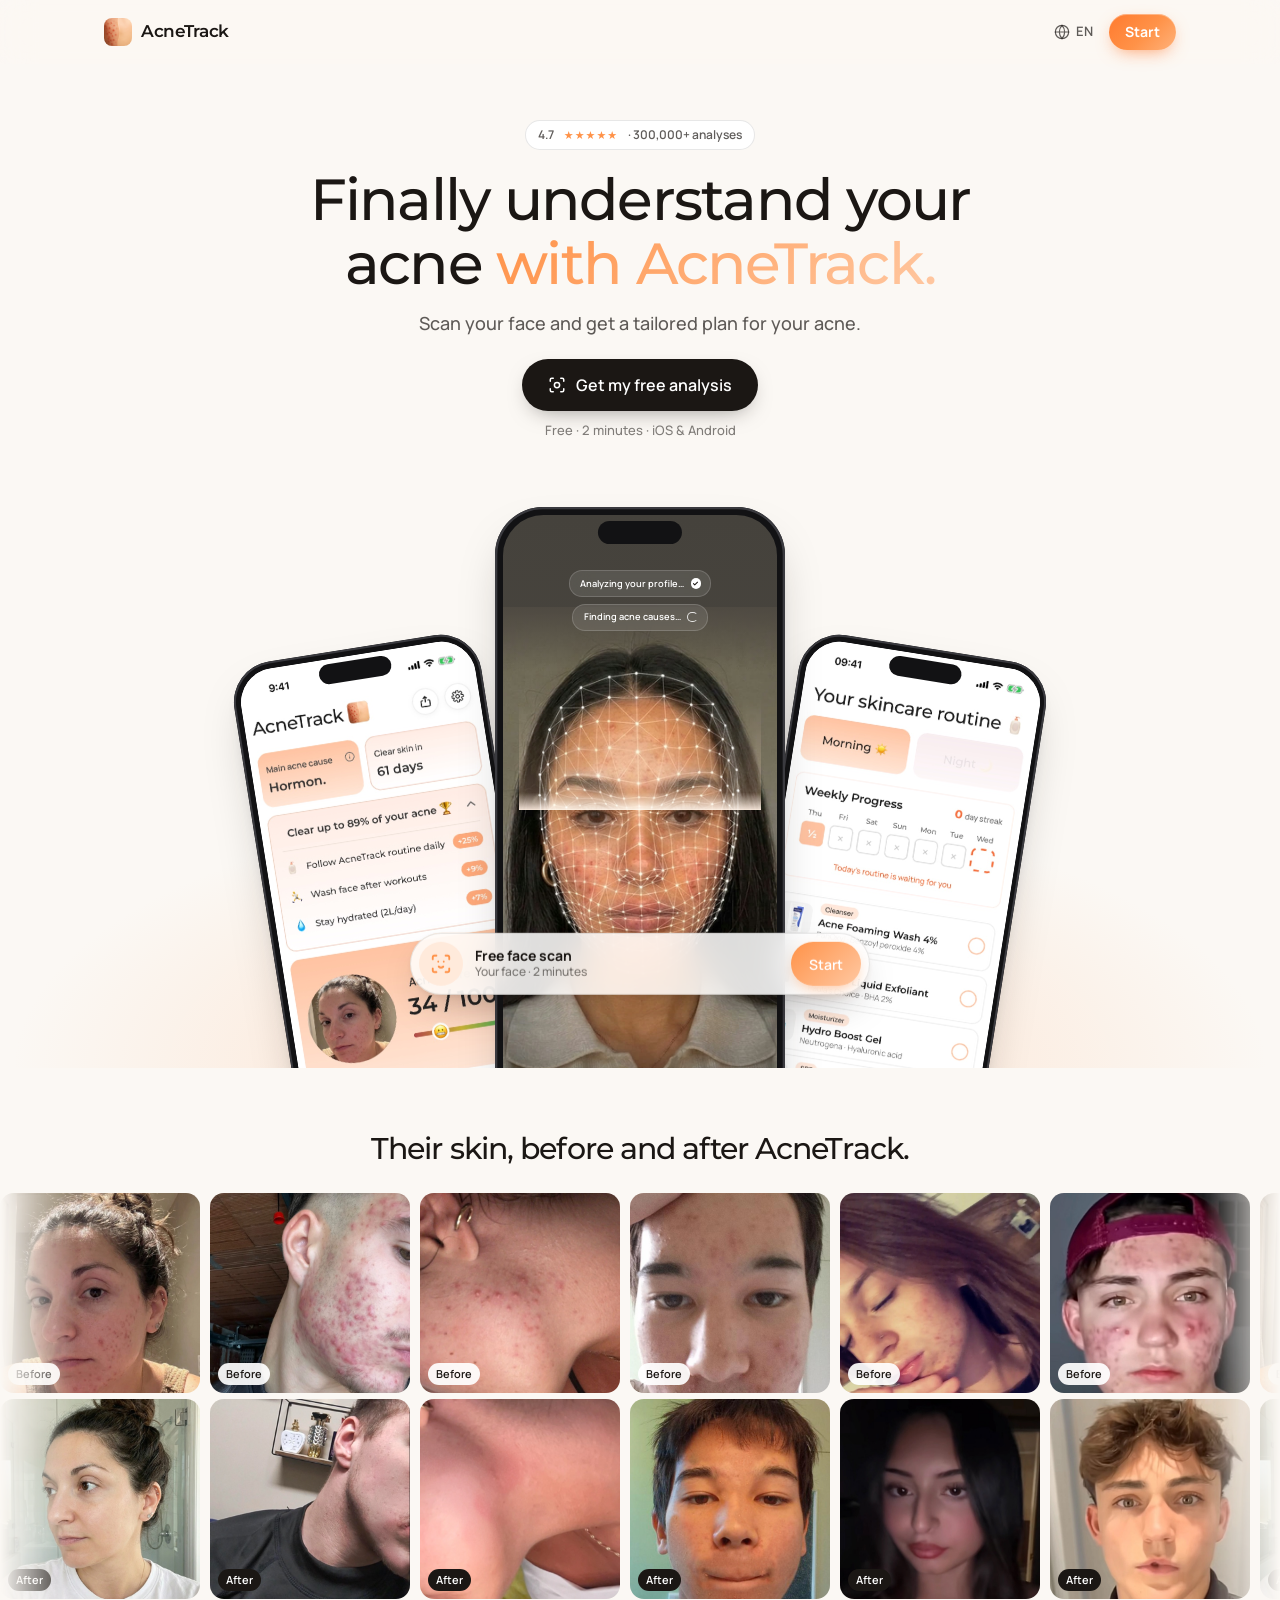
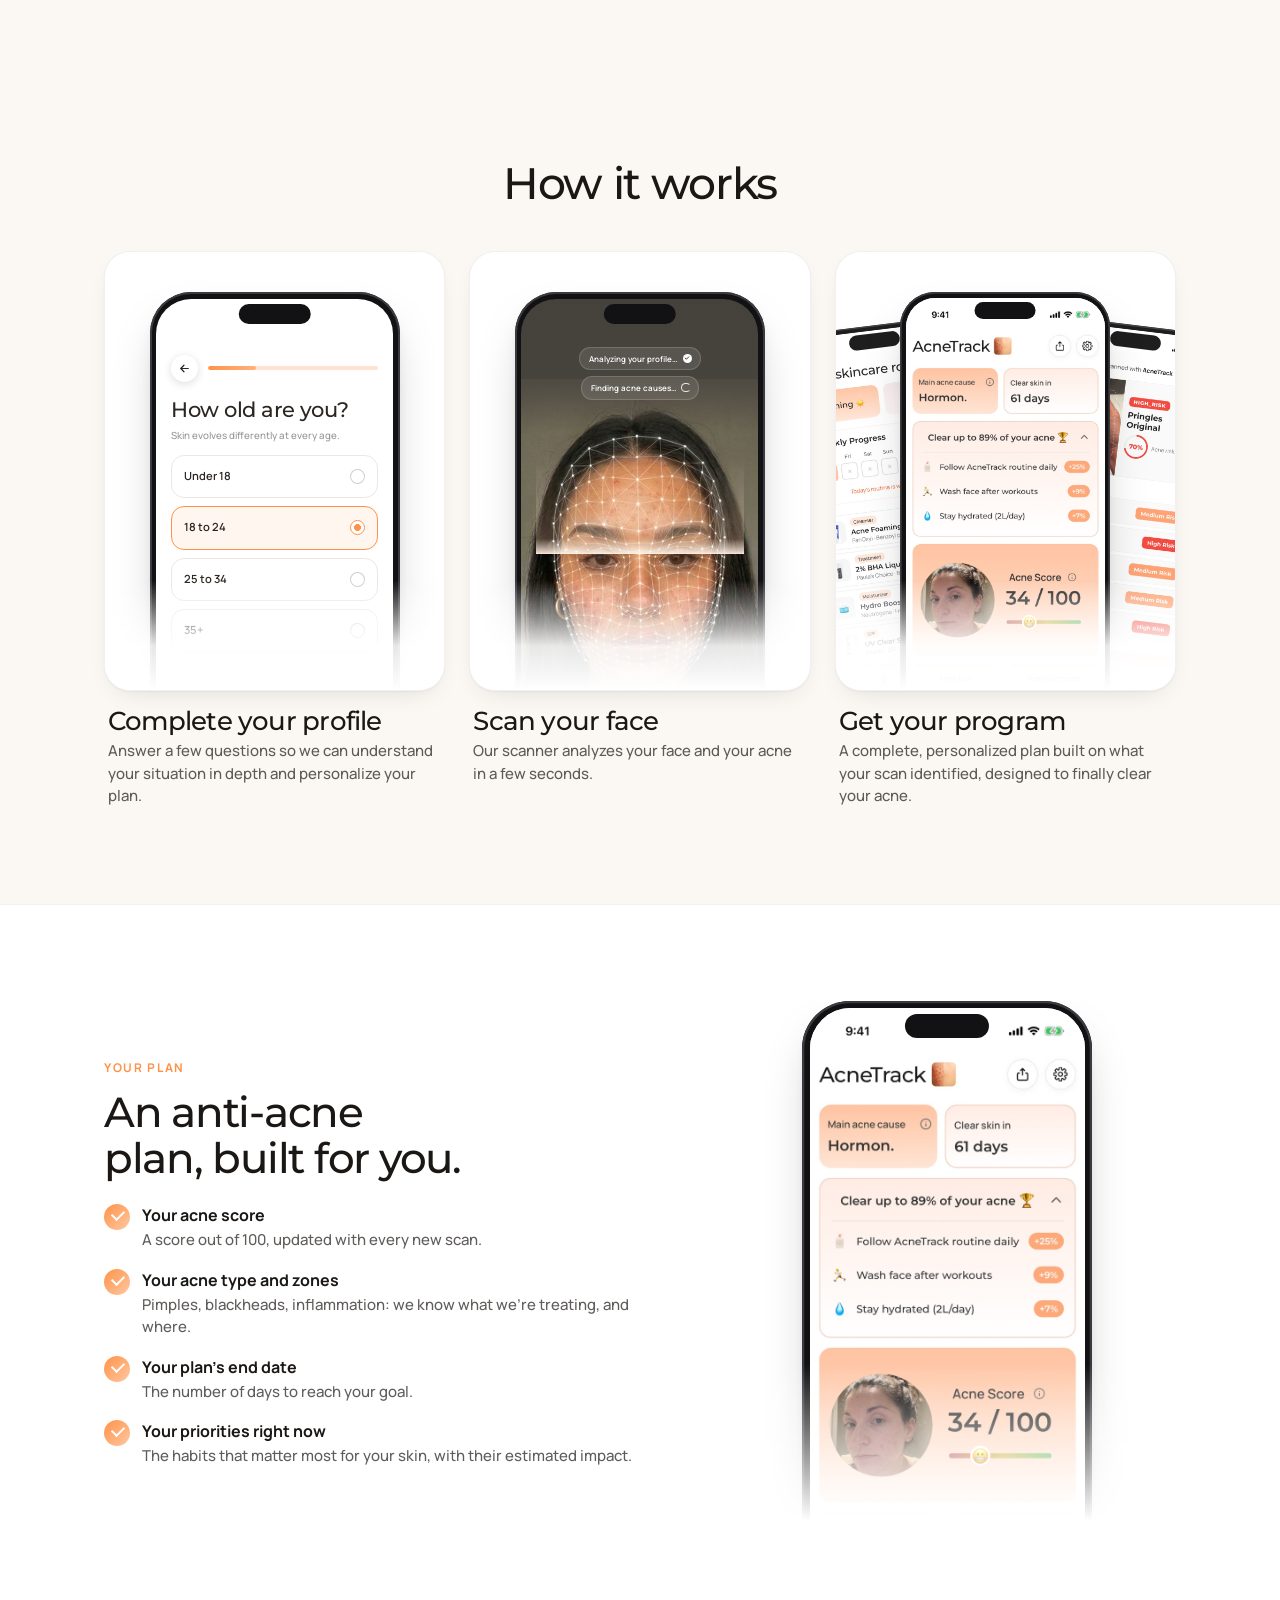
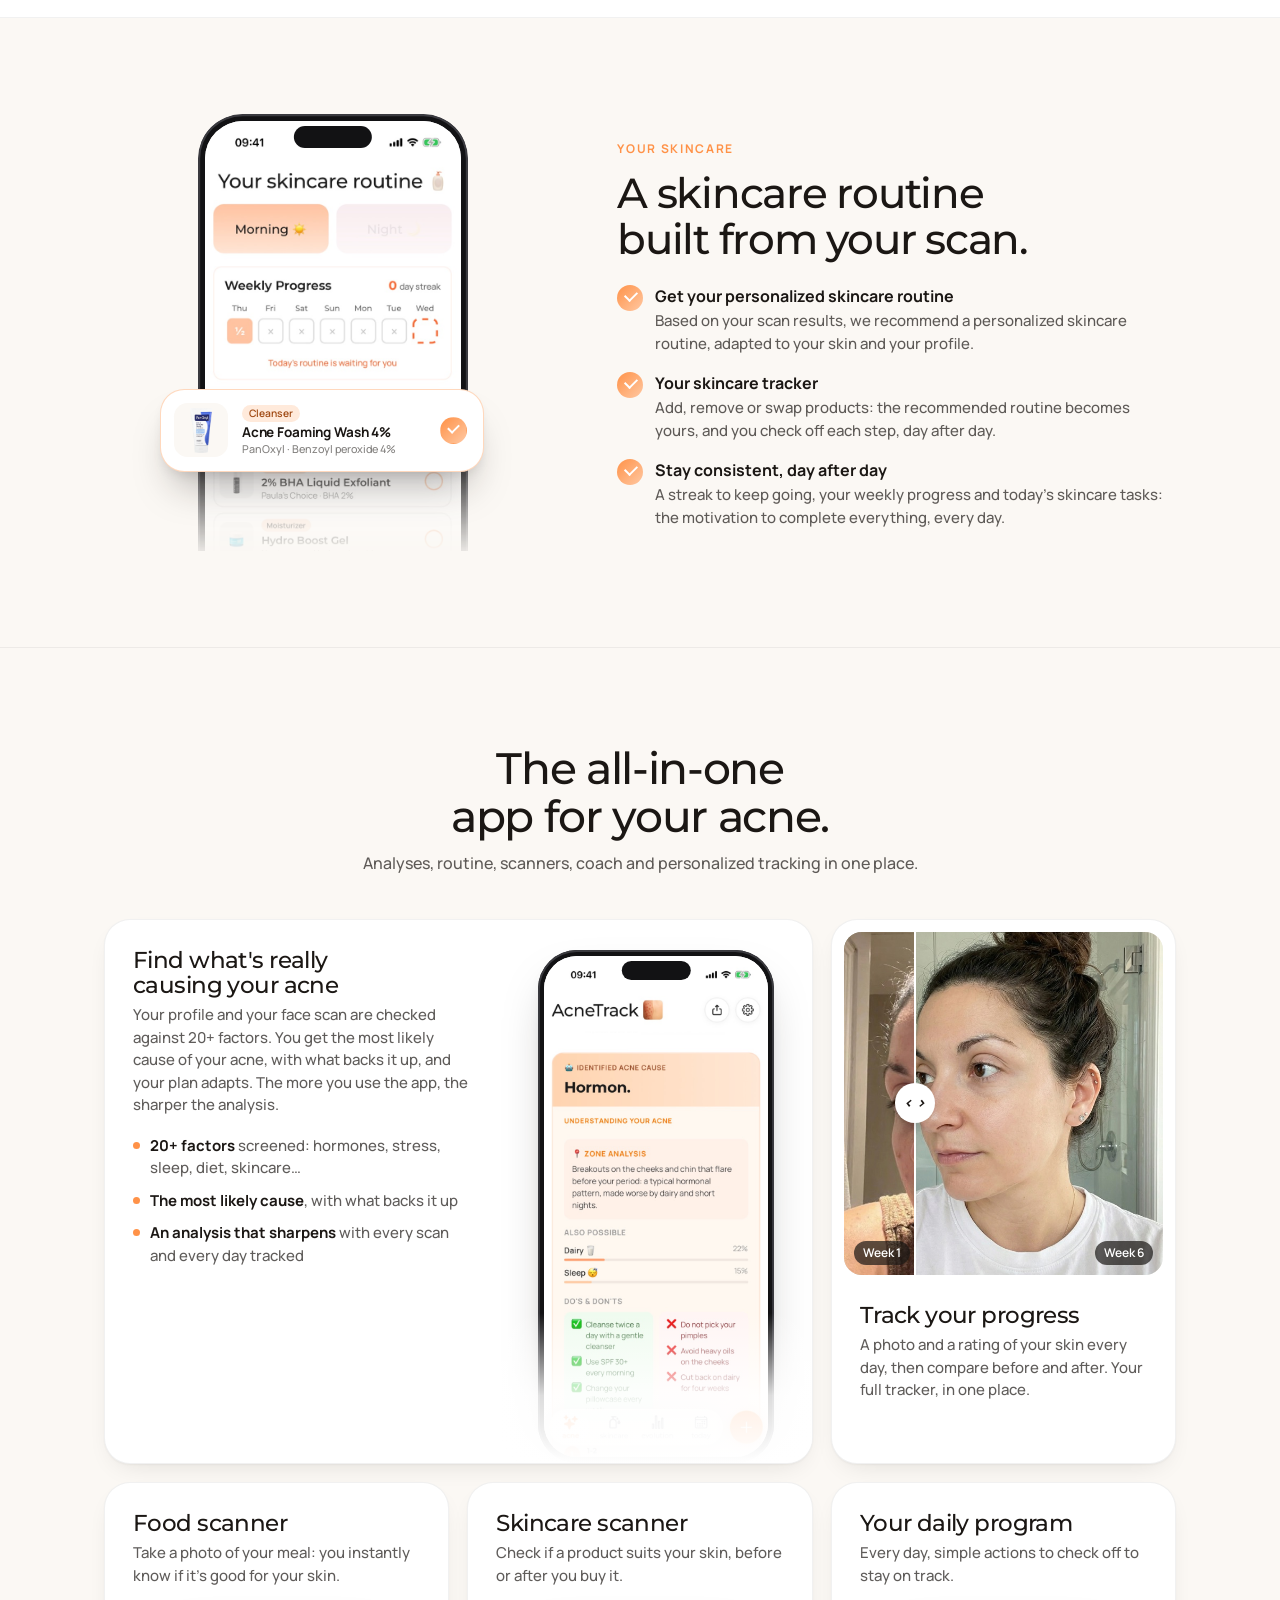
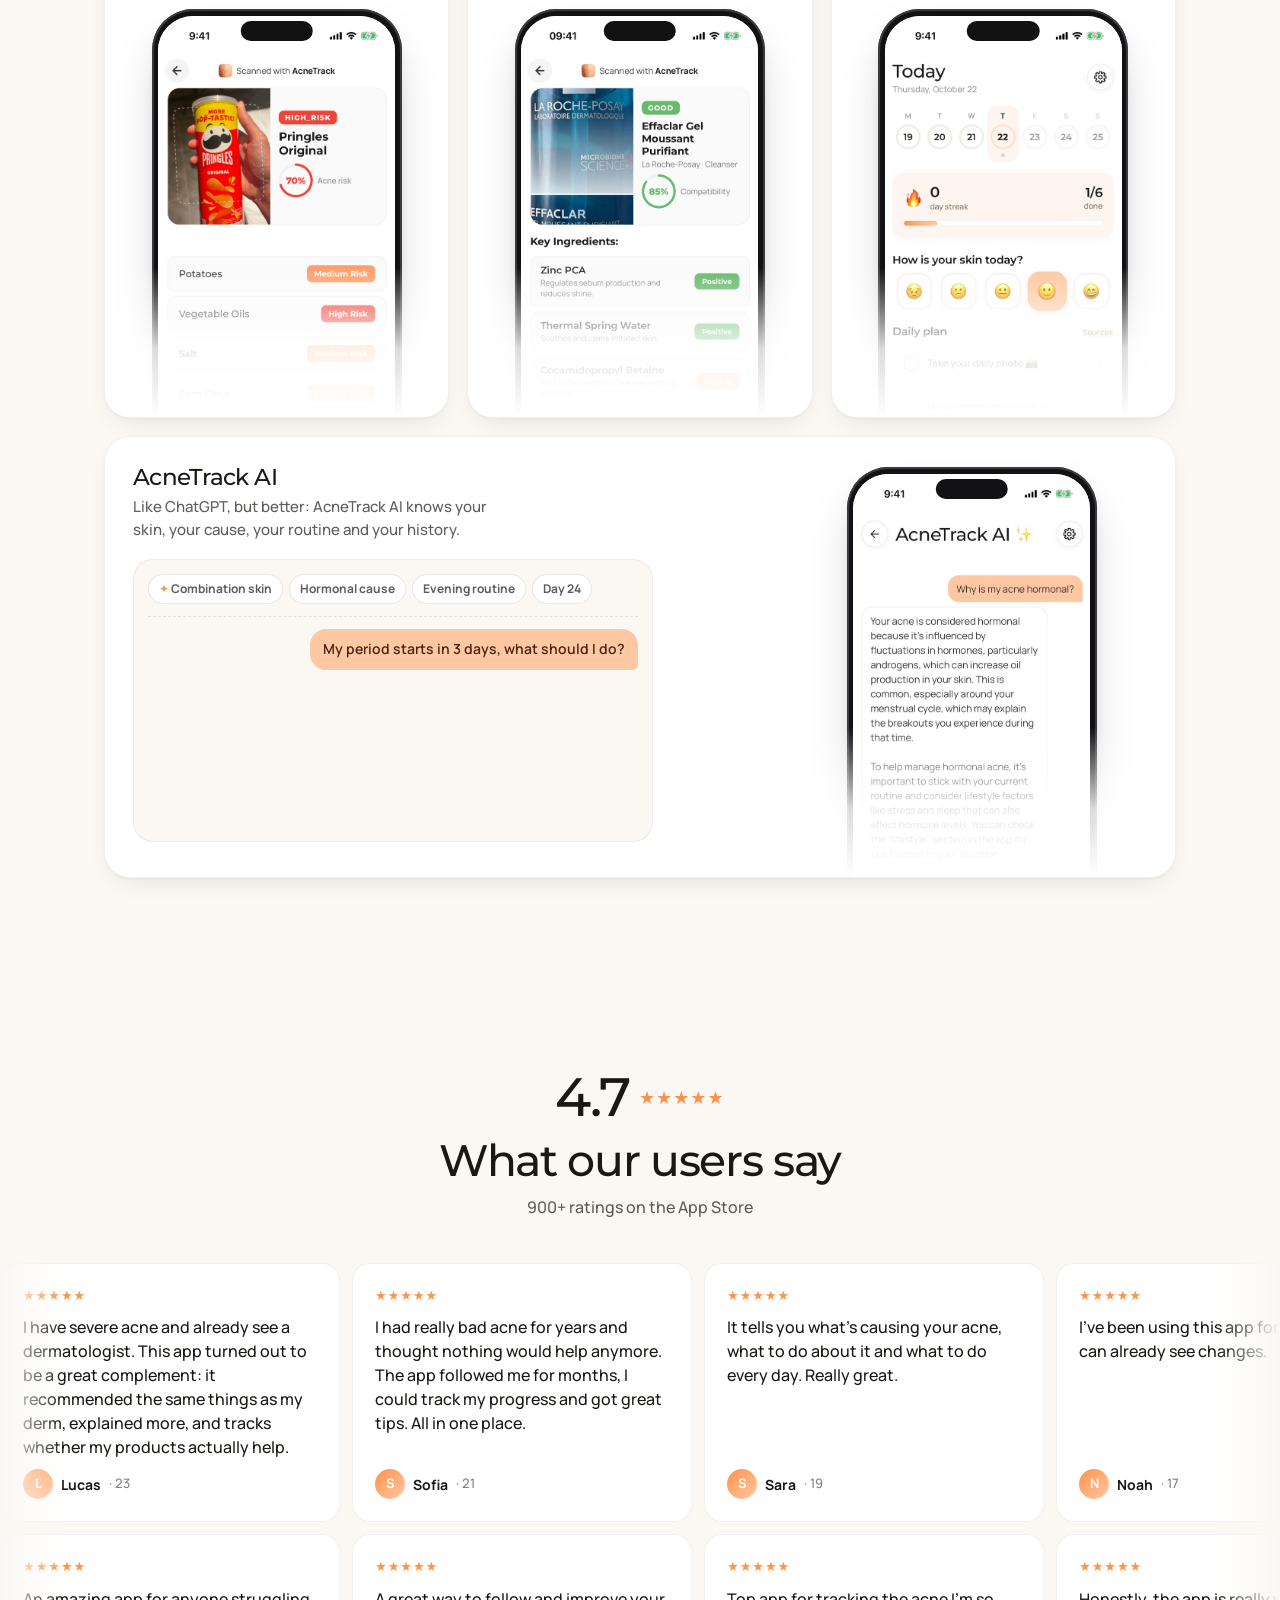
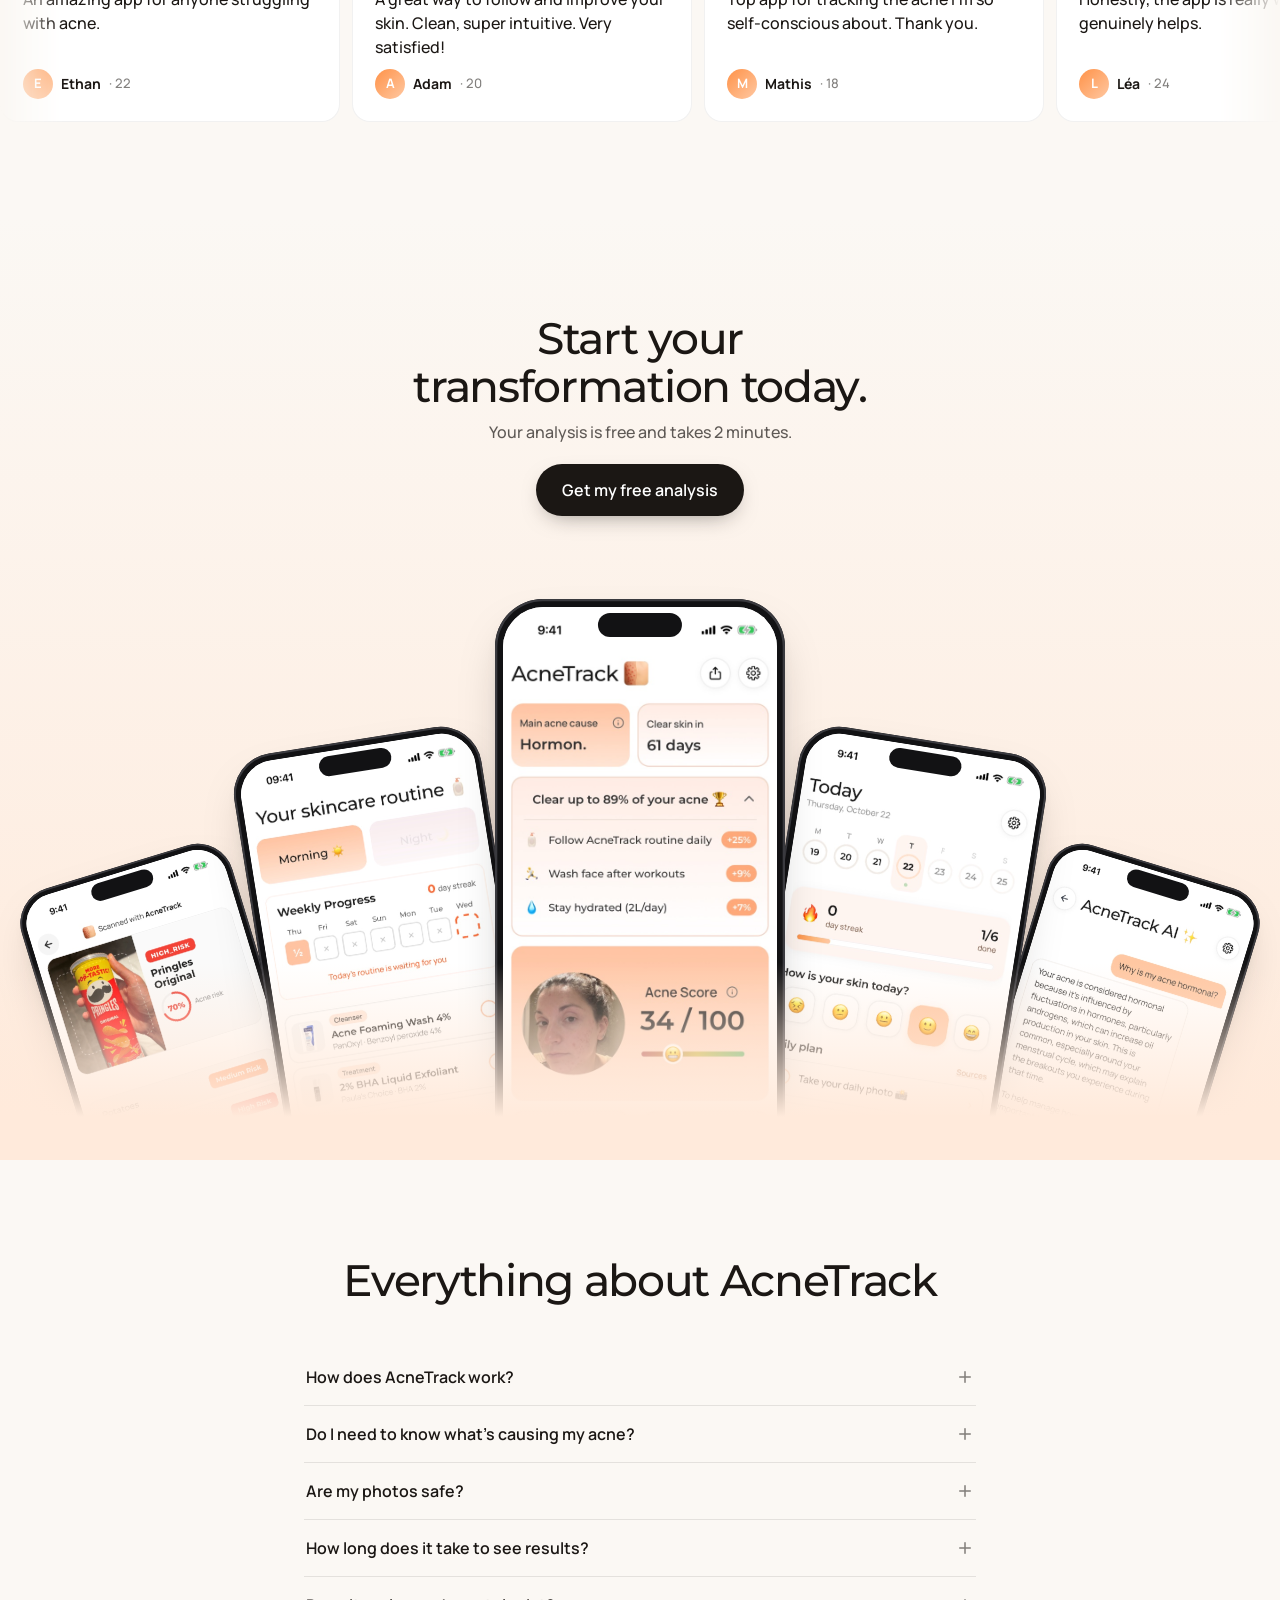
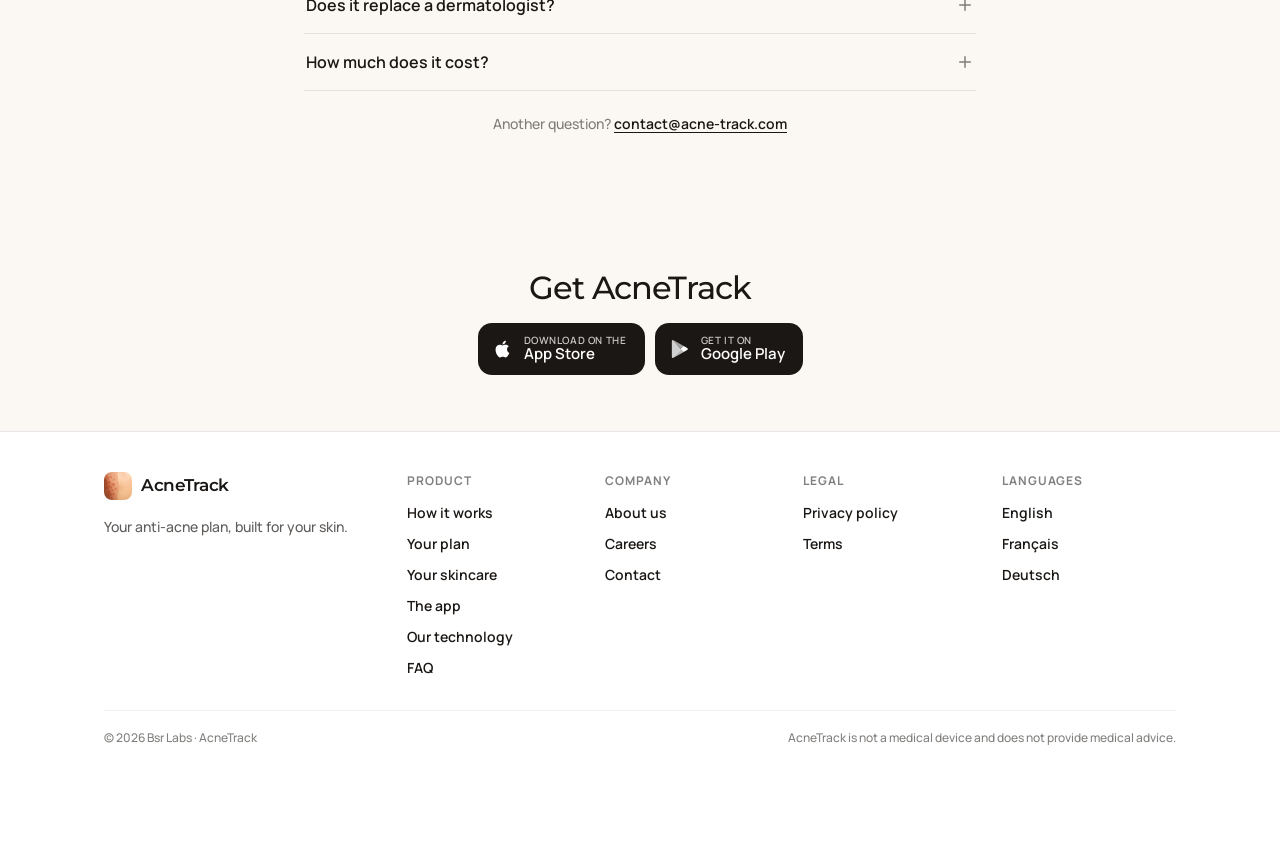
<file: index.html>
<!DOCTYPE html>
<html lang="en">
<head>
  <meta charset="UTF-8">
  <meta name="viewport" content="width=device-width, initial-scale=1.0, viewport-fit=cover">

  <title>AcneTrack — Your Anti-Acne Plan, Built From a Face Scan | iOS &amp; Android</title>
  <meta name="description" content="Scan your face, answer a few questions, and get an anti-acne plan built for your skin: the cause of your acne, your routine, and every tool to follow it. Free on iOS &amp; Android.">
  <link rel="canonical" href="https://acne-track.com/">
  <meta name="robots" content="index, follow, max-image-preview:large, max-snippet:-1, max-video-preview:-1">
  <meta name="author" content="Bsr Labs">
  <meta name="theme-color" content="#FBF8F4">
  <link rel="alternate" hreflang="en" href="https://acne-track.com/">
  <link rel="alternate" hreflang="fr" href="https://acne-track.com/?lang=fr">
  <link rel="alternate" hreflang="de" href="https://acne-track.com/?lang=de">
  <link rel="alternate" hreflang="x-default" href="https://acne-track.com/">

  <meta property="og:type" content="website">
  <meta property="og:url" content="https://acne-track.com/">
  <meta property="og:title" content="AcneTrack — Your anti-acne plan, built from a face scan">
  <meta property="og:description" content="Scan your face, answer a few questions, get a plan built for your skin. Free on iOS &amp; Android.">
  <meta property="og:site_name" content="AcneTrack">
  <meta property="og:locale" content="en_US">
  <meta property="og:image" content="https://acne-track.com/assets/og-image.jpg?v=2">
  <meta property="og:image:type" content="image/jpeg">
  <meta property="og:image:width" content="1200">
  <meta property="og:image:height" content="630">
  <meta property="og:image:alt" content="AcneTrack logo">
  <meta name="twitter:card" content="summary_large_image">
  <meta name="twitter:title" content="AcneTrack — Your anti-acne plan, built from a face scan">
  <meta name="twitter:description" content="Scan your face, answer a few questions, get a plan built for your skin.">
  <meta name="twitter:image" content="https://acne-track.com/assets/og-image.jpg?v=2">
  <meta name="apple-itunes-app" content="app-id=6743371480">
  <link rel="icon" type="image/png" sizes="32x32" href="assets/favicon-32.png">
  <link rel="icon" type="image/png" sizes="512x512" href="assets/favicon-512.png">
  <link rel="apple-touch-icon" href="assets/Logo_Acnetrack.png">

  <script type="application/ld+json">
  {
    "@context": "https://schema.org",
    "@graph": [
      { "@type": "Organization", "@id": "https://acne-track.com/#organization", "name": "Bsr Labs", "url": "https://acne-track.com/", "email": "contact@acne-track.com",
        "logo": { "@type": "ImageObject", "url": "https://acne-track.com/assets/Logo_Acnetrack.png", "width": 512, "height": 512 } },
      { "@type": "WebSite", "@id": "https://acne-track.com/#website", "url": "https://acne-track.com/", "name": "AcneTrack", "description": "AI acne tracker and skin analysis app.", "inLanguage": "en", "publisher": { "@id": "https://acne-track.com/#organization" } },
      { "@type": "WebPage", "@id": "https://acne-track.com/#webpage", "url": "https://acne-track.com/", "name": "AcneTrack — Your anti-acne plan, built from a face scan", "isPartOf": { "@id": "https://acne-track.com/#website" }, "about": { "@id": "https://acne-track.com/#app" }, "primaryImageOfPage": "https://acne-track.com/assets/og-image.jpg?v=2", "inLanguage": "en" },
      { "@type": "MobileApplication", "@id": "https://acne-track.com/#app", "name": "AcneTrack", "alternateName": "Acnetrack",
        "description": "AI acne app. Scan your face, answer a few questions and get a personalized anti-acne plan: the likely cause of your acne, a skincare routine built for your profile, and tools to follow it (food scanner, product scanner, AI coach, daily tracking and progress photos).",
        "url": "https://acne-track.com/", "operatingSystem": "iOS 15.1+, Android 8.0+", "applicationCategory": "HealthApplication", "applicationSubCategory": "Skin care",
        "image": "https://acne-track.com/assets/og-image.jpg?v=2",
        "screenshot": ["https://acne-track.com/assets/app/en/dashboard.jpg", "https://acne-track.com/assets/app/en/routine.jpg", "https://acne-track.com/assets/app/en/evolution.jpg", "https://acne-track.com/assets/app/en/food-scan.jpg"],
        "featureList": ["AI face scan", "Personalized anti-acne plan", "Main acne cause out of 20+ factors", "Personalized morning and evening skincare routine", "Food scanner", "Skincare product scanner", "24/7 AI skin coach", "Daily skin tracking and progress photos"],
        "installUrl": ["https://apps.apple.com/us/app/acnetrack-your-acne-journey/id6743371480", "https://play.google.com/store/apps/details?id=com.acnetrack.app"],
        "aggregateRating": { "@type": "AggregateRating", "ratingValue": "4.7", "ratingCount": "900", "bestRating": "5" },
        "offers": { "@type": "Offer", "price": "0", "priceCurrency": "USD", "availability": "https://schema.org/InStock" },
        "publisher": { "@id": "https://acne-track.com/#organization" }, "author": { "@id": "https://acne-track.com/#organization" } }
    ]
  }
  </script>
  <script type="application/ld+json">
  {
    "@context": "https://schema.org", "@type": "FAQPage", "@id": "https://acne-track.com/#faq",
    "mainEntity": [
      { "@type": "Question", "name": "How does AcneTrack work?", "acceptedAnswer": { "@type": "Answer", "text": "You scan your face and answer a few questions about your skin and your daily life. AcneTrack uses both to build your anti-acne plan: the likely cause of your acne, a routine made for your skin, and the tools to follow it day after day." } },
      { "@type": "Question", "name": "Do I need to know what's causing my acne?", "acceptedAnswer": { "@type": "Answer", "text": "No, finding it is the point. Your answers and your face scan are enough for AcneTrack to name a likely main cause out of the twenty-plus factors it weighs." } },
      { "@type": "Question", "name": "Are my photos safe?", "acceptedAnswer": { "@type": "Answer", "text": "Your photos are stored in a private, access-controlled space, used only for your analysis, never shared or sold, and deleted with your account whenever you ask." } },
      { "@type": "Question", "name": "How long does it take to see results?", "acceptedAnswer": { "@type": "Answer", "text": "Skin renews itself over roughly four to six weeks. Most users who follow their plan see measurable change after eight to twelve weeks." } },
      { "@type": "Question", "name": "Does it replace a dermatologist?", "acceptedAnswer": { "@type": "Answer", "text": "No. AcneTrack helps you understand and follow your skin. Severe or hormonal acne often needs medical treatment." } },
      { "@type": "Question", "name": "How much does AcneTrack cost?", "acceptedAnswer": { "@type": "Answer", "text": "The scan and the questionnaire are free. The full plan and the tools are part of a subscription you can cancel anytime." } }
    ]
  }
  </script>

  <link rel="preconnect" href="https://fonts.googleapis.com">
  <link rel="preconnect" href="https://fonts.gstatic.com" crossorigin>
  <link rel="stylesheet" href="https://fonts.googleapis.com/css2?family=Montserrat:wght@400;500;600&family=Manrope:wght@400;500;600;700&display=swap">
  <link rel="preload" as="image" href="assets/app/facescan.jpg" fetchpriority="high">
  <link rel="stylesheet" href="site.css?v=32">
</head>
<body>

<nav class="nav" id="nav" aria-label="Main navigation">
  <div class="wrap">
    <a href="/" class="brand"><img src="assets/Logo_Acnetrack.webp" alt="" width="28" height="28">AcneTrack</a>
    <div class="nav-right">
      <div class="lang">
        <button class="lang-btn" id="langBtn" aria-haspopup="true" aria-expanded="false" aria-label="Language">
          <svg viewBox="0 0 24 24" fill="none" stroke="currentColor" stroke-width="1.8" stroke-linecap="round" stroke-linejoin="round" aria-hidden="true"><circle cx="12" cy="12" r="10"/><path d="M2 12h20M12 2a15 15 0 0 1 4 10 15 15 0 0 1-4 10 15 15 0 0 1-4-10 15 15 0 0 1 4-10z"/></svg>
          <span id="langLabel">EN</span>
        </button>
        <div class="lang-menu" id="langMenu" role="menu">
          <button data-lang="en" role="menuitem">English</button>
          <button data-lang="fr" role="menuitem">Français</button>
          <button data-lang="de" role="menuitem">Deutsch</button>
        </div>
      </div>
      <a class="btn btn-sm btn-glow cta" href="#download" data-i18n="nav.cta">Start</a>
    </div>
  </div>
</nav>

<main>

<!-- ─── Hero ─── -->
<section class="hero" id="hero">
  <div class="wrap">
    <span class="pill" data-i18n-html="hero.pill">4.7 <span class="stars" aria-hidden="true">★★★★★</span> · 300,000+ analyses</span>
    <h1 data-i18n-html="hero.h1">Finally understand your acne <em>with AcneTrack.</em></h1>
    <p class="lead" data-i18n="hero.lead">Scan your face and get a tailored plan for your acne.</p>
    <div class="hero-cta">
      <a class="btn btn-dark cta" href="#download">
        <svg viewBox="0 0 24 24" fill="none" stroke="currentColor" stroke-width="2" stroke-linecap="round" stroke-linejoin="round" aria-hidden="true"><path d="M3 7V5a2 2 0 0 1 2-2h2M17 3h2a2 2 0 0 1 2 2v2M21 17v2a2 2 0 0 1-2 2h-2M7 21H5a2 2 0 0 1-2-2v-2"/><circle cx="12" cy="12" r="3.5"/></svg>
        <span data-i18n="hero.cta">Get my free analysis</span>
      </a>
      <p class="cta-note" data-i18n="hero.note">Free · 2 minutes · iOS &amp; Android</p>
    </div>
  </div>
  <div class="fan" id="heroFan" aria-hidden="true">
    <div class="phone p-l"><img data-shot="dashboard" src="assets/app/en/dashboard.jpg" alt="" decoding="async"></div>
    <div class="phone p-c">
      <div class="scr facescan">
        <img src="assets/app/facescan.jpg" alt="" fetchpriority="high" decoding="async">
        <i class="fs-sweep"></i>
        <div class="fs-pills">
          <span class="fs-pill"><span data-i18n="scan.p1">Analyzing your profile…</span><b></b></span>
          <span class="fs-pill"><span data-i18n="scan.p2">Finding acne causes…</span><b></b></span>
          <span class="fs-pill"><span data-i18n="scan.p3">Building your tailored plan…</span><b></b></span>
        </div>
      </div>
    </div>
    <div class="phone p-r"><img data-shot="routine" src="assets/app/en/routine.jpg" alt="" decoding="async"></div>
  </div>
</section>

<!-- ─── Avant / après ─── -->
<section class="ba" id="results">
  <div class="wrap">
    <h2 class="ba-title rv" data-i18n="ba.h2">Their skin, before and after AcneTrack.</h2>
  </div>
  <div class="marquee rv" aria-label="Before and after photos">
    <div class="marquee-track" id="baTrack">
      <div class="ba-pair">
        <figure><img src="assets/ba/f2-before.jpg" alt="" loading="lazy"><figcaption data-i18n="ba.before">Before</figcaption></figure>
        <figure class="after"><img src="assets/ba/f2-after.jpg" alt="" loading="lazy"><figcaption data-i18n="ba.after">After</figcaption></figure>
      </div>
      <div class="ba-pair">
        <figure><img src="assets/ba/m1-before.jpg" alt="" loading="lazy"><figcaption data-i18n="ba.before">Before</figcaption></figure>
        <figure class="after"><img src="assets/ba/m1-after.jpg" alt="" loading="lazy"><figcaption data-i18n="ba.after">After</figcaption></figure>
      </div>
      <div class="ba-pair">
        <figure><img src="assets/ba/f3-before.jpg" alt="" loading="lazy"><figcaption data-i18n="ba.before">Before</figcaption></figure>
        <figure class="after"><img src="assets/ba/f3-after.jpg" alt="" loading="lazy"><figcaption data-i18n="ba.after">After</figcaption></figure>
      </div>
      <div class="ba-pair">
        <figure><img src="assets/ba/m2-before.jpg" alt="" loading="lazy"><figcaption data-i18n="ba.before">Before</figcaption></figure>
        <figure class="after"><img src="assets/ba/m2-after.jpg" alt="" loading="lazy"><figcaption data-i18n="ba.after">After</figcaption></figure>
      </div>
      <div class="ba-pair">
        <figure><img src="assets/ba/f1-before.jpg" alt="" loading="lazy"><figcaption data-i18n="ba.before">Before</figcaption></figure>
        <figure class="after"><img src="assets/ba/f1-after.jpg" alt="" loading="lazy"><figcaption data-i18n="ba.after">After</figcaption></figure>
      </div>
      <div class="ba-pair">
        <figure><img src="assets/ba/m3-before.jpg" alt="" loading="lazy"><figcaption data-i18n="ba.before">Before</figcaption></figure>
        <figure class="after"><img src="assets/ba/m3-after.jpg" alt="" loading="lazy"><figcaption data-i18n="ba.after">After</figcaption></figure>
      </div>
    </div>
  </div>
</section>

<!-- ─── Comment ça marche ─── -->
<section class="sec" id="how">
  <div class="wrap">
    <h2 class="sec-title rv" data-i18n="how.h2">How it works</h2>
    <div class="cards cards-3">
      <article class="card rv">
        <div class="card-media">
          <div class="phone">
            <div class="scr quiz" id="quiz" aria-hidden="true">
              <div class="qz-top"><i class="qz-back"><svg viewBox="0 0 24 24" fill="none" stroke="currentColor" stroke-width="2.2" stroke-linecap="round" stroke-linejoin="round"><path d="M19 12H5M11 6l-6 6 6 6"/></svg></i><span class="qz-bar"><b></b></span></div>
              <div class="qz-slides">
                <section class="qz-slide" data-pick="1">
                  <h4 data-i18n="qz.q1.h">How old are you?</h4>
                  <p data-i18n="qz.q1.p">Skin evolves differently at every age.</p>
                  <div class="qz-list">
                    <div class="qz-opt"><b data-i18n="qz.a1">Under 18</b><i></i></div>
                    <div class="qz-opt"><b data-i18n="qz.a2">18 to 24</b><i></i></div>
                    <div class="qz-opt"><b data-i18n="qz.a3">25 to 34</b><i></i></div>
                    <div class="qz-opt"><b data-i18n="qz.a4">35+</b><i></i></div>
                  </div>
                </section>
                <section class="qz-slide" data-pick="1">
                  <h4 data-i18n="qz.q2.h">How many hours do you sleep per night?</h4>
                  <p data-i18n="qz.q2.p">Your sleep directly affects how your skin heals.</p>
                  <div class="qz-list">
                    <div class="qz-opt"><span class="qz-em">🥱</span><b data-i18n="qz.s1">5-6h</b><i></i></div>
                    <div class="qz-opt"><span class="qz-em">😴</span><b data-i18n="qz.s2">6-7h</b><i></i></div>
                    <div class="qz-opt"><span class="qz-em">😌</span><b data-i18n="qz.s3">7-8h</b><i></i></div>
                    <div class="qz-opt"><span class="qz-em">🙂</span><b data-i18n="qz.s4">8-9h</b><i></i></div>
                  </div>
                </section>
                <section class="qz-slide" data-pick="1">
                  <h4 data-i18n="qz.q3.h">Do you often feel stressed?</h4>
                  <p data-i18n="qz.q3.p">Stress can trigger inflammation and breakouts.</p>
                  <div class="qz-list">
                    <div class="qz-opt"><b data-i18n="qz.t1">Yes, every day</b><i></i></div>
                    <div class="qz-opt"><b data-i18n="qz.t2">Often</b><i></i></div>
                    <div class="qz-opt"><b data-i18n="qz.t3">Rarely</b><i></i></div>
                    <div class="qz-opt"><b data-i18n="qz.t4">Never</b><i></i></div>
                  </div>
                </section>
              </div>
              <div class="qz-btn" data-i18n="qz.continue">Continue</div>
            </div>
          </div>
        </div>
        <h3 data-i18n="how.s1.h">Complete your profile</h3>
        <p data-i18n="how.s1.p">Answer a few questions so we can understand your situation in depth and personalize your plan.</p>
      </article>
      <article class="card rv d1">
        <div class="card-media">
          <div class="phone">
            <div class="scr facescan">
              <img src="assets/app/facescan.jpg" alt="" loading="lazy" decoding="async">
              <i class="fs-sweep"></i>
              <div class="fs-pills">
                <span class="fs-pill"><span data-i18n="scan.p1">Analyzing your profile…</span><b></b></span>
                <span class="fs-pill"><span data-i18n="scan.p2">Finding acne causes…</span><b></b></span>
                <span class="fs-pill"><span data-i18n="scan.p3">Building your tailored plan…</span><b></b></span>
              </div>
            </div>
          </div>
        </div>
        <h3 data-i18n="how.s2.h">Scan your face</h3>
        <p data-i18n="how.s2.p">Our scanner analyzes your face and your acne in a few seconds.</p>
      </article>
      <article class="card rv d2">
        <div class="card-media multi">
          <div class="phone m-l"><img data-shot="routine" src="assets/app/en/routine.jpg" alt="Personalized skincare routine" loading="lazy"></div>
          <div class="phone m-r"><img data-shot="food-scan" src="assets/app/en/food-scan.jpg" alt="Food scanner" loading="lazy"></div>
          <div class="phone m-c"><img data-shot="dashboard" src="assets/app/en/dashboard.jpg" alt="AcneTrack plan: main cause, goal date and acne score" loading="lazy"></div>
        </div>
        <h3 data-i18n="how.s3.h">Get your program</h3>
        <p data-i18n="how.s3.p">A complete, personalized plan built on what your scan identified, designed to finally clear your acne.</p>
      </article>
    </div>
  </div>
</section>

<!-- ─── Ce que contient le plan ─── -->
<section class="sec plan" id="plan">
  <div class="wrap plan-grid">
    <div class="plan-text rv">
      <span class="eyebrow" data-i18n="plan.eyebrow">Your plan</span>
      <h2 data-i18n="plan.h2">An anti-acne plan, built for you.</h2>
      <ul class="checks">
        <li><b data-i18n="plan.l1.h">Your acne score</b><span data-i18n="plan.l1.p">A score out of 100, updated with every new scan.</span></li>
        <li><b data-i18n="plan.l2.h">Your acne type and zones</b><span data-i18n="plan.l2.p">Pimples, blackheads, inflammation: we know what we're treating, and where.</span></li>
        <li><b data-i18n="plan.l3.h">Your plan's end date</b><span data-i18n="plan.l3.p">The number of days to reach your goal.</span></li>
        <li><b data-i18n="plan.l4.h">Your priorities right now</b><span data-i18n="plan.l4.p">The habits that matter most for your skin, with their estimated impact.</span></li>
      </ul>
    </div>
    <div class="plan-shot rv d1"><div class="phone"><img data-shot="dashboard" src="assets/app/en/dashboard.jpg" alt="AcneTrack plan: acne score, goal date and priorities" loading="lazy"></div></div>
  </div>
</section>

<!-- ─── Ta skincare ─── -->
<section class="sec plan skin" id="skincare">
  <div class="wrap plan-grid">
    <div class="skin-shot rv" aria-hidden="true">
      <div class="phone"><img data-shot="routine" src="assets/app/en/routine.jpg" alt="" loading="lazy"></div>
      <div class="pop pop-1">
        <span class="pop-img"><img src="assets/products/cleanser-cut.png" alt="" loading="lazy"></span>
        <span class="pop-body"><em data-i18n="skin.t1">Cleanser</em><b>Acne Foaming Wash 4%</b><small data-i18n="skin.p1">PanOxyl · Benzoyl peroxide 4%</small></span>
        <i class="pop-check on"></i>
      </div>
    </div>
    <div class="plan-text rv d1">
      <span class="eyebrow" data-i18n="skin.eyebrow">Your skincare</span>
      <h2 data-i18n="skin.h2">A skincare routine built from your scan.</h2>
      <ul class="checks">
        <li><b data-i18n="skin.l1.h">Get your personalized skincare routine</b><span data-i18n="skin.l1.p">Based on your scan results, we recommend a personalized skincare routine, adapted to your skin and your profile.</span></li>
        <li><b data-i18n="skin.l2.h">Your skincare tracker</b><span data-i18n="skin.l2.p">Add, remove or swap products: the recommended routine becomes yours, and you check off each step, day after day.</span></li>
        <li><b data-i18n="skin.l3.h">Stay consistent, day after day</b><span data-i18n="skin.l3.p">A streak to keep going, your weekly progress and today's skincare tasks: the motivation to complete everything, every day.</span></li>
      </ul>
    </div>
  </div>
</section>

<!-- ─── Les outils (grille de cartes) ─── -->
<section class="sec bento-sec" id="tools">
  <div class="wrap">
    <div class="sec-head rv">
      <h2 data-i18n="tools.h2">The all-in-one app for your acne.</h2>
      <p data-i18n="tools.p">Analyses, routine, scanners, coach and personalized tracking in one place.</p>
    </div>
    <div class="bento">
      <article class="tile tile-cause span2 rv">
        <div class="tile-text">
          <h3 data-i18n="app.causes.h">Find what's really causing your acne</h3>
          <p data-i18n="app.causes.p">Your profile and your face scan are checked against 20+ factors. You get the most likely cause of your acne, with what backs it up, and your plan adapts. The more you use the app, the sharper the analysis.</p>
          <ul class="cause-list">
            <li><span data-i18n-html="app.cause.l1"><b>20+ factors</b> screened: hormones, stress, sleep, diet, skincare…</span></li>
            <li><span data-i18n-html="app.cause.l2"><b>The most likely cause</b>, with what backs it up</span></li>
            <li><span data-i18n-html="app.cause.l3"><b>An analysis that sharpens</b> with every scan and every day tracked</span></li>
          </ul>
        </div>
        <div class="shot"><div class="phone"><img data-shot="cause" src="assets/app/en/cause.jpg" alt="AcneTrack identified acne cause with secondary causes" loading="lazy"></div></div>
      </article>
      <article class="tile tile-compare rv d1">
        <div class="compare" id="compare">
          <img src="assets/ba/f2-after.jpg" alt="Week 6" loading="lazy">
          <div class="compare-before"><img src="assets/ba/f2-before.jpg" alt="Week 1" loading="lazy"></div>
          <span class="compare-tag l" data-i18n="app.week1">Week 1</span><span class="compare-tag r" data-i18n="app.week6">Week 6</span>
          <i class="compare-handle"></i>
          <input type="range" min="0" max="100" value="50" aria-label="Compare before and after">
        </div>
        <div class="tile-text">
          <h3 data-i18n="tools.evo.h">Track your progress</h3>
          <p data-i18n="app.compare.p">A photo and a rating of your skin every day, then compare before and after. Your full tracker, in one place.</p>
        </div>
      </article>
      <article class="tile rv">
        <div class="tile-text">
          <h3 data-i18n="tools.food.h">Food scanner</h3>
          <p data-i18n="tools.food.p">Take a photo of your meal: you instantly know if it's good for your skin.</p>
        </div>
        <div class="shot"><div class="phone"><img data-shot="food-scan" src="assets/app/en/food-scan.jpg" alt="Food scanner result" loading="lazy"></div></div>
      </article>
      <article class="tile rv d1">
        <div class="tile-text">
          <h3 data-i18n="tools.product.h">Skincare scanner</h3>
          <p data-i18n="tools.product.p">Check if a product suits your skin, before or after you buy it.</p>
        </div>
        <div class="shot"><div class="phone"><img data-shot="product-scan" src="assets/app/en/product-scan.jpg" alt="Product scanner result" loading="lazy"></div></div>
      </article>
      <article class="tile rv d2">
        <div class="tile-text">
          <h3 data-i18n="tools.today.h">Your daily program</h3>
          <p data-i18n="tools.today.p">Every day, simple actions to check off to stay on track.</p>
        </div>
        <div class="shot"><div class="phone"><img data-shot="today" src="assets/app/en/today.jpg" alt="Today tab with daily tasks" loading="lazy"></div></div>
      </article>
      <article class="tile tile-coach span3 rv">
        <div class="tile-text">
          <h3 data-i18n="tools.coach.h">AcneTrack AI</h3>
          <p data-i18n="app.coach.p">Like ChatGPT, but better: AcneTrack AI knows your skin, your cause, your routine and your history.</p>
          <div class="chat" id="chat" aria-hidden="true">
            <div class="chat-profile">
              <span data-i18n="chat.tag1">Combination skin</span><span data-i18n="chat.tag2">Hormonal cause</span><span data-i18n="chat.tag3">Evening routine</span><span data-i18n="chat.tag4">Day 24</span>
            </div>
            <div class="chat-log" id="chatLog"></div>
          </div>
          <div class="chat-src" hidden>
            <p data-i18n="chat.q1">My period starts in 3 days, what should I do?</p>
            <p data-i18n="chat.a1">Your acne is hormonal, so this is the week it flares. Keep your routine, use your niacinamide every evening and skip dairy until Sunday.</p>
            <p data-i18n="chat.q2">Can I add a new serum to my routine?</p>
            <p data-i18n="chat.a2">It works with your CeraVe cleanser and your niacinamide. Start with evenings only, every other day for the first week.</p>
            <p data-i18n="chat.q3">Why do I have a new pimple on my chin?</p>
            <p data-i18n="chat.a3">Your diary shows two nights under 6 hours this week, and the chin is your hormonal zone. Don't touch it: it should go in 4 to 6 days.</p>
          </div>
        </div>
        <div class="shot"><div class="phone"><img data-shot="coach" src="assets/app/en/coach.jpg" alt="AI coach conversation" loading="lazy"></div></div>
      </article>
    </div>
  </div>
</section>

<!-- ─── Avis ─── -->
<section class="sec reviews-sec" id="reviews">
  <div class="wrap">
    <div class="sec-head rv">
      <div class="big-score"><b>4.7</b><span class="stars" aria-hidden="true">★★★★★</span></div>
      <h2 data-i18n="rev.h2">What our users say</h2>
      <p data-i18n="rev.sub">900+ ratings on the App Store</p>
    </div>
  </div>
  <div class="wall rv">
    <div class="wall-row" data-dir="left">
      <article class="review"><span class="stars">★★★★★</span><p data-i18n="rev.r7">I have severe acne and already see a dermatologist. This app turned out to be a great complement: it recommended the same things as my derm, explained more, and tracks whether my products actually help.</p><div class="who"><i>L</i><b>Lucas</b><small data-age="23">23</small></div></article>
      <article class="review"><span class="stars">★★★★★</span><p data-i18n="rev.r2">I had really bad acne for years and thought nothing would help anymore. The app followed me for months, I could track my progress and got great tips. All in one place.</p><div class="who"><i>S</i><b>Sofia</b><small data-age="21">21</small></div></article>
      <article class="review"><span class="stars">★★★★★</span><p data-i18n="rev.r1">It tells you what's causing your acne, what to do about it and what to do every day. Really great.</p><div class="who"><i>S</i><b>Sara</b><small data-age="19">19</small></div></article>
      <article class="review"><span class="stars">★★★★★</span><p data-i18n="rev.r8">I've been using this app for a while and I can already see changes.</p><div class="who"><i>N</i><b>Noah</b><small data-age="17">17</small></div></article>
    </div>
    <div class="wall-row" data-dir="right">
      <article class="review"><span class="stars">★★★★★</span><p data-i18n="rev.r3">An amazing app for anyone struggling with acne.</p><div class="who"><i>E</i><b>Ethan</b><small data-age="22">22</small></div></article>
      <article class="review"><span class="stars">★★★★★</span><p data-i18n="rev.r4">A great way to follow and improve your skin. Clean, super intuitive. Very satisfied!</p><div class="who"><i>A</i><b>Adam</b><small data-age="20">20</small></div></article>
      <article class="review"><span class="stars">★★★★★</span><p data-i18n="rev.r5">Top app for tracking the acne I'm so self-conscious about. Thank you.</p><div class="who"><i>M</i><b>Mathis</b><small data-age="18">18</small></div></article>
      <article class="review"><span class="stars">★★★★★</span><p data-i18n="rev.r6">Honestly, the app is really well made. It genuinely helps.</p><div class="who"><i>L</i><b>Léa</b><small data-age="24">24</small></div></article>
    </div>
  </div>
</section>

<!-- ─── Second éventail + CTA ─── -->
<section class="sec again" id="again">
  <div class="wrap">
    <div class="sec-head rv">
      <h2 data-i18n="again.h2">Start your transformation today.</h2>
      <p data-i18n="again.p">Your analysis is free and takes 2 minutes.</p>
    </div>
    <div class="hero-cta rv d1">
      <a class="btn btn-dark cta" href="#download"><span data-i18n="hero.cta">Get my free analysis</span></a>
    </div>
  </div>
  <div class="fan" id="againFan" aria-hidden="true">
    <div class="phone p-ll"><img data-shot="food-scan" src="assets/app/en/food-scan.jpg" alt="" loading="lazy"></div>
    <div class="phone p-l"><img data-shot="routine" src="assets/app/en/routine.jpg" alt="" loading="lazy"></div>
    <div class="phone p-c"><img data-shot="dashboard" src="assets/app/en/dashboard.jpg" alt="" loading="lazy"></div>
    <div class="phone p-r"><img data-shot="today" src="assets/app/en/today.jpg" alt="" loading="lazy"></div>
    <div class="phone p-rr"><img data-shot="coach" src="assets/app/en/coach.jpg" alt="" loading="lazy"></div>
  </div>
</section>

<!-- ─── FAQ ─── -->
<section class="sec faq" id="faq">
  <div class="wrap">
    <h2 class="sec-title rv" data-i18n="faq.h2">Everything about AcneTrack</h2>
    <div class="rv">
      <details><summary><span data-i18n="faq.q1">How does AcneTrack work?</span><svg viewBox="0 0 24 24" fill="none" stroke="currentColor" stroke-width="2" stroke-linecap="round" aria-hidden="true"><path d="M12 5v14M5 12h14"/></svg></summary><div class="a" data-i18n-html="faq.a1"><p>You scan your face and answer a few questions about your skin and your daily life. AcneTrack uses both to build your anti-acne plan: the likely cause of your acne, a routine made for your skin, and the tools to follow it day after day.</p></div></details>
      <details><summary><span data-i18n="faq.q2">Do I need to know what's causing my acne?</span><svg viewBox="0 0 24 24" fill="none" stroke="currentColor" stroke-width="2" stroke-linecap="round" aria-hidden="true"><path d="M12 5v14M5 12h14"/></svg></summary><div class="a" data-i18n-html="faq.a2"><p>No, finding it is the point. Your answers and your face scan are enough for AcneTrack to name a likely main cause out of the twenty-plus factors it weighs. That reading sharpens as you use the app.</p></div></details>
      <details><summary><span data-i18n="faq.q3">Are my photos safe?</span><svg viewBox="0 0 24 24" fill="none" stroke="currentColor" stroke-width="2" stroke-linecap="round" aria-hidden="true"><path d="M12 5v14M5 12h14"/></svg></summary><div class="a" data-i18n-html="faq.a3"><p>Your photos are stored in a private, access-controlled space and used only for your analysis. They are never shared or sold, and they are deleted with your account whenever you ask.</p></div></details>
      <details><summary><span data-i18n="faq.q4">How long does it take to see results?</span><svg viewBox="0 0 24 24" fill="none" stroke="currentColor" stroke-width="2" stroke-linecap="round" aria-hidden="true"><path d="M12 5v14M5 12h14"/></svg></summary><div class="a" data-i18n-html="faq.a4"><p>Skin renews itself over roughly four to six weeks, so real change rarely shows up sooner. Most users who follow their plan see measurable change after eight to twelve weeks.</p></div></details>
      <details><summary><span data-i18n="faq.q5">Does it replace a dermatologist?</span><svg viewBox="0 0 24 24" fill="none" stroke="currentColor" stroke-width="2" stroke-linecap="round" aria-hidden="true"><path d="M12 5v14M5 12h14"/></svg></summary><div class="a" data-i18n-html="faq.a5"><p>No. AcneTrack helps you understand and follow your skin. Severe or hormonal acne often needs medical treatment: see a dermatologist, and bring your progress photos.</p></div></details>
      <details><summary><span data-i18n="faq.q6">How much does it cost?</span><svg viewBox="0 0 24 24" fill="none" stroke="currentColor" stroke-width="2" stroke-linecap="round" aria-hidden="true"><path d="M12 5v14M5 12h14"/></svg></summary><div class="a" data-i18n-html="faq.a6"><p>The face scan and the questionnaire are free. The full plan and the tools are part of a subscription you can cancel anytime from your App Store or Google Play account.</p></div></details>
    </div>
    <p class="faq-foot rv" data-i18n-html="faq.foot">Another question? <a href="mailto:contact@acne-track.com">contact@acne-track.com</a></p>
  </div>
</section>

<section class="download" id="download">
  <div class="wrap rv">
    <h2 data-i18n="dl.h2">Get AcneTrack</h2>
    <div class="stores">
      <a class="store" href="https://apps.apple.com/us/app/acnetrack-your-acne-journey/id6743371480" target="_blank" rel="noopener">
        <svg viewBox="0 0 24 24" fill="currentColor" aria-hidden="true"><path d="M16.37 12.6c0-2.3 1.9-3.4 2-3.5-1.1-1.6-2.8-1.8-3.4-1.8-1.4-.1-2.8.8-3.5.8s-1.9-.8-3-.8c-1.6 0-3 .9-3.8 2.3-1.6 2.8-.4 7 1.2 9.3.8 1.1 1.7 2.4 2.9 2.3 1.2 0 1.6-.7 3-.7s1.8.7 3 .7c1.3 0 2.1-1.1 2.8-2.3.9-1.3 1.3-2.6 1.3-2.6s-2.5-1-2.5-3.7zM14.1 5.8c.6-.8 1.1-1.8 1-2.9-.9 0-2.1.6-2.7 1.4-.6.7-1.1 1.8-1 2.8 1 .1 2.1-.5 2.7-1.3z"/></svg>
        <span><small data-i18n="dl.apple.s">Download on the</small>App Store</span>
      </a>
      <a class="store" href="https://play.google.com/store/apps/details?id=com.acnetrack.app" target="_blank" rel="noopener">
        <svg viewBox="0 0 24 24" fill="currentColor" aria-hidden="true"><path d="M3.6 2.3c-.3.3-.5.8-.5 1.4v16.6c0 .6.2 1.1.5 1.4l.1.1 9.3-9.3v-.2L3.6 2.3z" opacity=".8"/><path d="M16 15.3l-3.1-3.1v-.4L16 8.7l.1.1 3.7 2.1c1 .6 1 1.6 0 2.2L16 15.3z"/><path d="M16.1 15.2L12.9 12l-9.4 9.4c.3.3.9.4 1.5.1l11.1-6.3" opacity=".7"/><path d="M16.1 8.8L5 2.5c-.6-.3-1.2-.2-1.5.1L12.9 12l3.2-3.2z" opacity=".6"/></svg>
        <span><small data-i18n="dl.google.s">Get it on</small>Google Play</span>
      </a>
    </div>
  </div>
</section>

</main>

<footer>
  <div class="wrap">
    <div class="foot">
      <div class="foot-brand">
        <a href="/" class="brand"><img src="assets/Logo_Acnetrack.webp" alt="" width="28" height="28">AcneTrack</a>
        <p class="about" data-i18n="foot.about">Your anti-acne plan, built for your skin.</p>
      </div>
      <div><h5 data-i18n="foot.product">Product</h5><ul><li><a href="/#how" data-i18n="nav.how">How it works</a></li><li><a href="/#plan" data-i18n="plan.eyebrow">Your plan</a></li><li><a href="/#skincare" data-i18n="skin.eyebrow">Your skincare</a></li><li><a href="/#tools" data-i18n="nav.tools">The app</a></li><li><a href="technology.html" data-i18n="foot.techpage">Our technology</a></li><li><a href="/#faq" data-i18n="nav.faq">FAQ</a></li></ul></div>
      <div><h5 data-i18n="foot.company">Company</h5><ul><li><a href="about.html" data-i18n="foot.aboutpage">About us</a></li><li><a href="careers.html" data-i18n="foot.careers">Careers</a></li><li><a href="mailto:contact@acne-track.com" data-i18n="foot.contact">Contact</a></li></ul></div>
      <div><h5 data-i18n="foot.legal">Legal</h5><ul><li><a href="privacy.html" data-i18n="foot.privacy">Privacy policy</a></li><li><a href="terms.html" data-i18n="foot.terms">Terms</a></li></ul></div>
      <div><h5 data-i18n="foot.languages">Languages</h5><ul><li><button type="button" data-lang="en">English</button></li><li><button type="button" data-lang="fr">Français</button></li><li><button type="button" data-lang="de">Deutsch</button></li></ul></div>
    </div>
    <div class="foot-bottom">
      <span>© 2026 Bsr Labs · AcneTrack</span>
      <span data-i18n="foot.disc">AcneTrack is not a medical device and does not provide medical advice.</span>
    </div>
  </div>
</footer>

<!-- ─── Barre épinglée (façon Predigoal) ─── -->
<div class="dock" id="dock" aria-hidden="true">
  <a class="dock-pill cta" href="#download" tabindex="-1">
    <span class="dock-icon"><svg viewBox="0 0 24 24" fill="none" stroke="currentColor" stroke-width="2" stroke-linecap="round" stroke-linejoin="round" aria-hidden="true"><path d="M3 7V5a2 2 0 0 1 2-2h2M17 3h2a2 2 0 0 1 2 2v2M21 17v2a2 2 0 0 1-2 2h-2M7 21H5a2 2 0 0 1-2-2v-2"/><path d="M9 9.5h.01M15 9.5h.01M9.5 15a3.5 3.5 0 0 0 5 0"/></svg></span>
    <span class="dock-text"><b data-i18n="dock.h">Free face scan</b><small data-i18n="dock.p">Your face · 2 minutes</small></span>
    <span class="dock-btn" data-i18n="dock.btn">Start</span>
  </a>
</div>

<script src="i18n.js?v=26"></script>
<script src="site.js?v=23" defer></script>
</body>
</html>
</file>
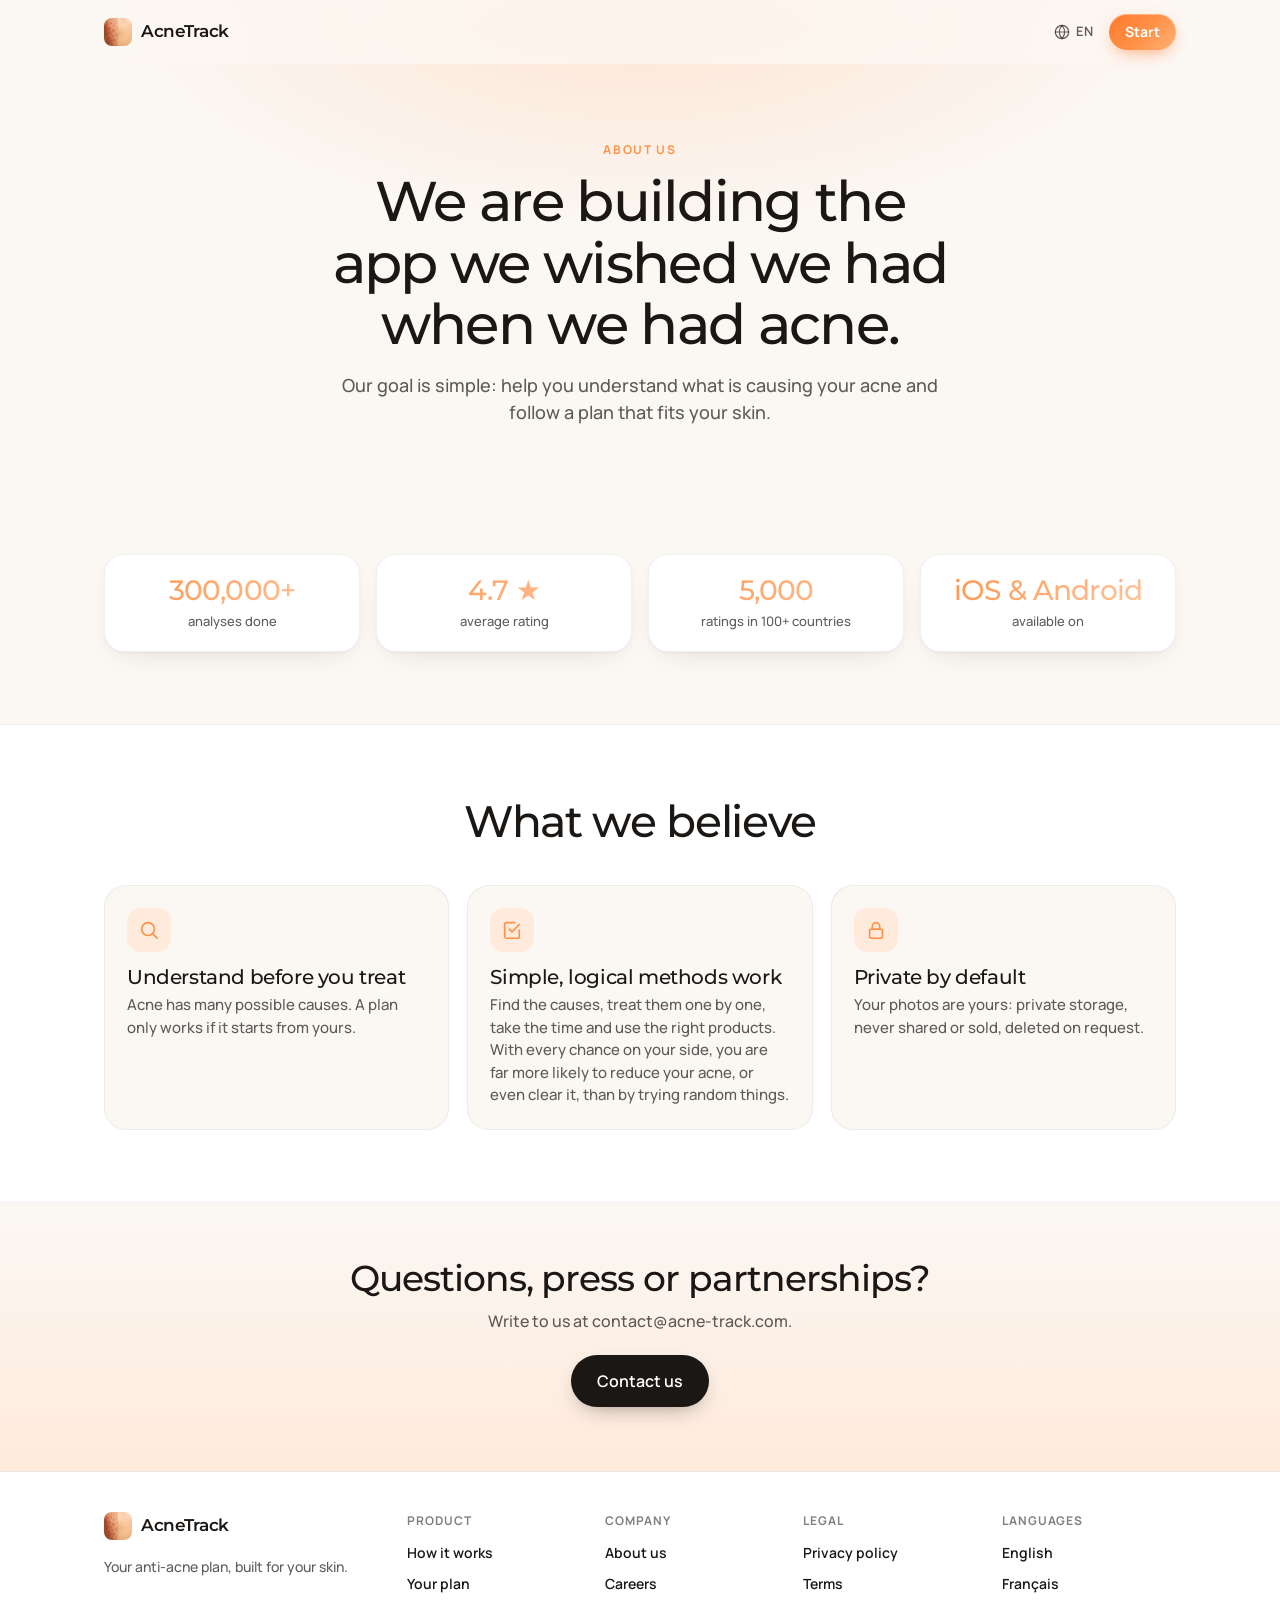
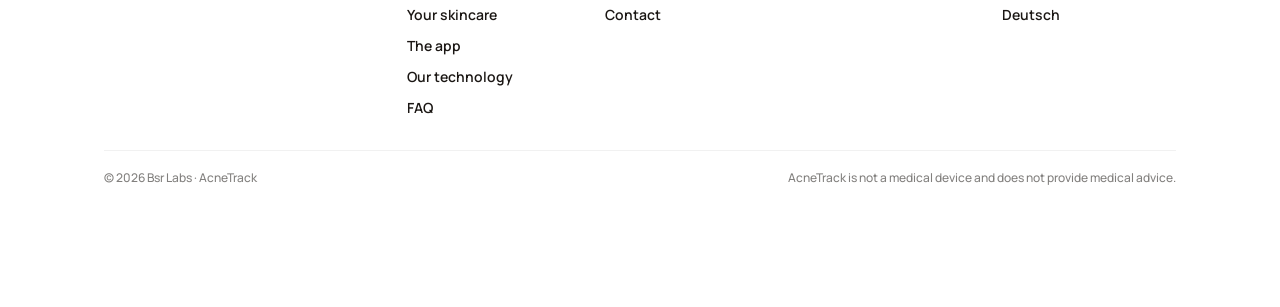
<file: about.html>
<!DOCTYPE html>
<html lang="en">
<head>
  <meta charset="UTF-8">
  <meta name="viewport" content="width=device-width, initial-scale=1.0, viewport-fit=cover">

  <title>About us | AcneTrack</title>
  <meta name="description" content="Our mission: help you understand what causes your acne and follow a plan that fits your skin.">
  <link rel="canonical" href="https://acne-track.com/about.html">
  <meta name="robots" content="index, follow, max-image-preview:large">
  <meta name="author" content="Bsr Labs">
  <meta name="theme-color" content="#FBF8F4">
  <link rel="alternate" hreflang="en" href="https://acne-track.com/about.html">
  <link rel="alternate" hreflang="fr" href="https://acne-track.com/about.html?lang=fr">
  <link rel="alternate" hreflang="de" href="https://acne-track.com/about.html?lang=de">
  <link rel="alternate" hreflang="x-default" href="https://acne-track.com/about.html">

  <meta property="og:type" content="website">
  <meta property="og:url" content="https://acne-track.com/about.html">
  <meta property="og:title" content="About us | AcneTrack">
  <meta property="og:description" content="Our mission: help you understand what causes your acne and follow a plan that fits your skin.">
  <meta property="og:site_name" content="AcneTrack">
  <meta property="og:image" content="https://acne-track.com/assets/og-image.jpg?v=2">
  <meta name="twitter:card" content="summary_large_image">

  <link rel="icon" type="image/png" sizes="32x32" href="assets/favicon-32.png">
  <link rel="icon" type="image/png" sizes="512x512" href="assets/favicon-512.png">
  <link rel="apple-touch-icon" href="assets/favicon-512.png">

  <script type="application/ld+json">
  { "@context": "https://schema.org", "@type": "WebPage", "name": "About us | AcneTrack", "url": "https://acne-track.com/about.html", "isPartOf": { "@type": "WebSite", "@id": "https://acne-track.com/#website" }, "publisher": { "@type": "Organization", "@id": "https://acne-track.com/#organization", "name": "Bsr Labs" } }
  </script>

  <link rel="preconnect" href="https://fonts.googleapis.com">
  <link rel="preconnect" href="https://fonts.gstatic.com" crossorigin>
  <link rel="stylesheet" href="https://fonts.googleapis.com/css2?family=Montserrat:wght@400;500;600&family=Manrope:wght@400;500;600;700&display=swap">
  <link rel="stylesheet" href="site.css?v=27">
</head>
<body data-page="about">

<nav class="nav" id="nav" aria-label="Main navigation">
  <div class="wrap">
    <a href="/" class="brand"><img src="assets/Logo_Acnetrack.webp" alt="" width="28" height="28">AcneTrack</a>
    <div class="nav-right">
      <div class="lang">
        <button class="lang-btn" id="langBtn" aria-haspopup="true" aria-expanded="false" aria-label="Language">
          <svg viewBox="0 0 24 24" fill="none" stroke="currentColor" stroke-width="1.8" stroke-linecap="round" stroke-linejoin="round" aria-hidden="true"><circle cx="12" cy="12" r="10"/><path d="M2 12h20M12 2a15 15 0 0 1 4 10 15 15 0 0 1-4 10 15 15 0 0 1-4-10 15 15 0 0 1 4-10z"/></svg>
          <span id="langLabel">EN</span>
        </button>
        <div class="lang-menu" id="langMenu" role="menu">
          <button data-lang="en" role="menuitem">English</button>
          <button data-lang="fr" role="menuitem">Français</button>
          <button data-lang="de" role="menuitem">Deutsch</button>
        </div>
      </div>
      <a class="btn btn-sm btn-glow cta" href="/#download" data-i18n="nav.cta">Start</a>
    </div>
  </div>
</nav>

<main>

<header class="phead">
  <div class="wrap">
    <span class="eyebrow" data-i18n="about.eyebrow">About us</span>
    <h1 data-i18n="about.h1">We are building the app we wished we had when we had acne.</h1>
    <p class="lead" data-i18n="about.lead">Our goal is simple: help you understand what is causing your acne and follow a plan that fits your skin.</p>
  </div>
</header>

<section class="sec psec pstats"><div class="wrap">
    <div class="stats rv"><div class="stat"><b data-i18n="about.st1.n">300,000+</b><span data-i18n="about.st1.l">analyses done</span></div><div class="stat"><b data-i18n="about.st2.n">4.7 ★</b><span data-i18n="about.st2.l">average rating</span></div><div class="stat"><b data-i18n="about.st3.n">5,000</b><span data-i18n="about.st3.l">ratings in 100+ countries</span></div><div class="stat"><b data-i18n="about.st4.n">iOS &amp; Android</b><span data-i18n="about.st4.l">available on</span></div></div>
</div></section>

<section class="sec psec psec-alt">
  <div class="wrap">
    <div class="sec-head rv"><h2 data-i18n="about.bel.h">What we believe</h2></div>
    <div class="pgrid ">
      <article class="pcard rv d0"><span class="pic"><svg viewBox="0 0 24 24" fill="none" stroke="currentColor" stroke-width="1.8" stroke-linecap="round" stroke-linejoin="round" aria-hidden="true"><circle cx="11" cy="11" r="7"/><path d="M21 21l-4.3-4.3"/></svg></span><h3 data-i18n="about.b1.h">Understand before you treat</h3><p data-i18n="about.b1.p">Acne has many possible causes. A plan only works if it starts from yours.</p></article>
      <article class="pcard rv d1"><span class="pic"><svg viewBox="0 0 24 24" fill="none" stroke="currentColor" stroke-width="1.8" stroke-linecap="round" stroke-linejoin="round" aria-hidden="true"><path d="M9 11l3 3 8-8"/><path d="M20 12v7a2 2 0 0 1-2 2H6a2 2 0 0 1-2-2V6a2 2 0 0 1 2-2h9"/></svg></span><h3 data-i18n="about.b2.h">Simple, logical methods work</h3><p data-i18n="about.b2.p">Find the causes, treat them one by one, take the time and use the right products. With every chance on your side, you are far more likely to reduce your acne, or even clear it, than by trying random things.</p></article>
      <article class="pcard rv d2"><span class="pic"><svg viewBox="0 0 24 24" fill="none" stroke="currentColor" stroke-width="1.8" stroke-linecap="round" stroke-linejoin="round" aria-hidden="true"><rect x="5" y="11" width="14" height="10" rx="2"/><path d="M8 11V8a4 4 0 0 1 8 0v3"/></svg></span><h3 data-i18n="about.b3.h">Private by default</h3><p data-i18n="about.b3.p">Your photos are yours: private storage, never shared or sold, deleted on request.</p></article>
    </div>
  </div>
</section>

<section class="sec pcta">
  <div class="wrap rv">
    <h2 data-i18n="about.cta.h">Questions, press or partnerships?</h2>
    <p data-i18n="about.cta.p">Write to us at contact@acne-track.com.</p>
    <div class="hero-cta"><a class="btn btn-dark" href="mailto:contact@acne-track.com"><span data-i18n="about.cta.btn">Contact us</span></a></div>
  </div>
</section>

</main>

<footer>
  <div class="wrap">
    <div class="foot">
      <div class="foot-brand">
        <a href="/" class="brand"><img src="assets/Logo_Acnetrack.webp" alt="" width="28" height="28">AcneTrack</a>
        <p class="about" data-i18n="foot.about">Your anti-acne plan, built for your skin.</p>
      </div>
      <div><h5 data-i18n="foot.product">Product</h5><ul><li><a href="/#how" data-i18n="nav.how">How it works</a></li><li><a href="/#plan" data-i18n="plan.eyebrow">Your plan</a></li><li><a href="/#skincare" data-i18n="skin.eyebrow">Your skincare</a></li><li><a href="/#tools" data-i18n="nav.tools">The app</a></li><li><a href="technology.html" data-i18n="foot.techpage">Our technology</a></li><li><a href="/#faq" data-i18n="nav.faq">FAQ</a></li></ul></div>
      <div><h5 data-i18n="foot.company">Company</h5><ul><li><a href="about.html" data-i18n="foot.aboutpage">About us</a></li><li><a href="careers.html" data-i18n="foot.careers">Careers</a></li><li><a href="mailto:contact@acne-track.com" data-i18n="foot.contact">Contact</a></li></ul></div>
      <div><h5 data-i18n="foot.legal">Legal</h5><ul><li><a href="privacy.html" data-i18n="foot.privacy">Privacy policy</a></li><li><a href="terms.html" data-i18n="foot.terms">Terms</a></li></ul></div>
      <div><h5 data-i18n="foot.languages">Languages</h5><ul><li><button type="button" data-lang="en">English</button></li><li><button type="button" data-lang="fr">Français</button></li><li><button type="button" data-lang="de">Deutsch</button></li></ul></div>
    </div>
    <div class="foot-bottom">
      <span>© 2026 Bsr Labs · AcneTrack</span>
      <span data-i18n="foot.disc">AcneTrack is not a medical device and does not provide medical advice.</span>
    </div>
  </div>
</footer>

<script src="i18n.js?v=24"></script>
<script src="i18n-pages.js?v=24"></script>
<script src="site.js?v=23" defer></script>
</body>
</html>
</file>
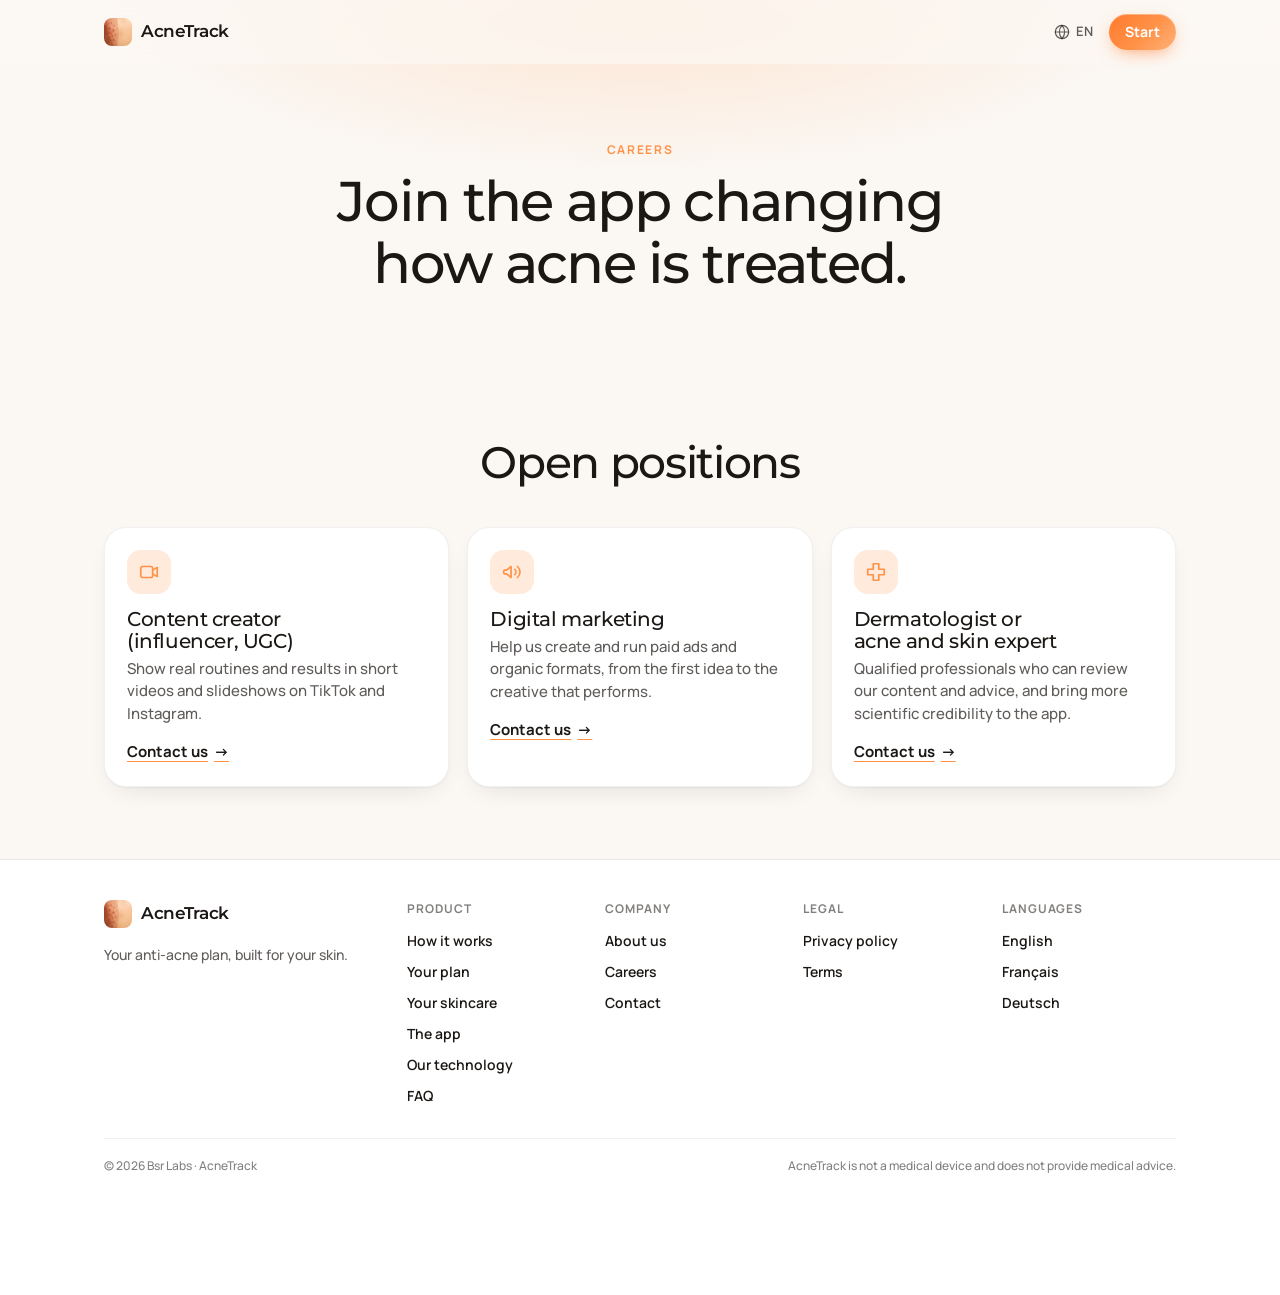
<file: careers.html>
<!DOCTYPE html>
<html lang="en">
<head>
  <meta charset="UTF-8">
  <meta name="viewport" content="width=device-width, initial-scale=1.0, viewport-fit=cover">

  <title>Careers | AcneTrack</title>
  <meta name="description" content="Join the small team behind AcneTrack. Open positions: content creators, digital marketing and dermatology experts.">
  <link rel="canonical" href="https://acne-track.com/careers.html">
  <meta name="robots" content="index, follow, max-image-preview:large">
  <meta name="author" content="Bsr Labs">
  <meta name="theme-color" content="#FBF8F4">
  <link rel="alternate" hreflang="en" href="https://acne-track.com/careers.html">
  <link rel="alternate" hreflang="fr" href="https://acne-track.com/careers.html?lang=fr">
  <link rel="alternate" hreflang="de" href="https://acne-track.com/careers.html?lang=de">
  <link rel="alternate" hreflang="x-default" href="https://acne-track.com/careers.html">

  <meta property="og:type" content="website">
  <meta property="og:url" content="https://acne-track.com/careers.html">
  <meta property="og:title" content="Careers | AcneTrack">
  <meta property="og:description" content="Join the small team behind AcneTrack. Open positions: content creators, digital marketing and dermatology experts.">
  <meta property="og:site_name" content="AcneTrack">
  <meta property="og:image" content="https://acne-track.com/assets/og-image.jpg?v=2">
  <meta name="twitter:card" content="summary_large_image">

  <link rel="icon" type="image/png" sizes="32x32" href="assets/favicon-32.png">
  <link rel="icon" type="image/png" sizes="512x512" href="assets/favicon-512.png">
  <link rel="apple-touch-icon" href="assets/favicon-512.png">

  <script type="application/ld+json">
  { "@context": "https://schema.org", "@type": "WebPage", "name": "Careers | AcneTrack", "url": "https://acne-track.com/careers.html", "isPartOf": { "@type": "WebSite", "@id": "https://acne-track.com/#website" }, "publisher": { "@type": "Organization", "@id": "https://acne-track.com/#organization", "name": "Bsr Labs" } }
  </script>

  <link rel="preconnect" href="https://fonts.googleapis.com">
  <link rel="preconnect" href="https://fonts.gstatic.com" crossorigin>
  <link rel="stylesheet" href="https://fonts.googleapis.com/css2?family=Montserrat:wght@400;500;600&family=Manrope:wght@400;500;600;700&display=swap">
  <link rel="stylesheet" href="site.css?v=27">
</head>
<body data-page="car">

<nav class="nav" id="nav" aria-label="Main navigation">
  <div class="wrap">
    <a href="/" class="brand"><img src="assets/Logo_Acnetrack.webp" alt="" width="28" height="28">AcneTrack</a>
    <div class="nav-right">
      <div class="lang">
        <button class="lang-btn" id="langBtn" aria-haspopup="true" aria-expanded="false" aria-label="Language">
          <svg viewBox="0 0 24 24" fill="none" stroke="currentColor" stroke-width="1.8" stroke-linecap="round" stroke-linejoin="round" aria-hidden="true"><circle cx="12" cy="12" r="10"/><path d="M2 12h20M12 2a15 15 0 0 1 4 10 15 15 0 0 1-4 10 15 15 0 0 1-4-10 15 15 0 0 1 4-10z"/></svg>
          <span id="langLabel">EN</span>
        </button>
        <div class="lang-menu" id="langMenu" role="menu">
          <button data-lang="en" role="menuitem">English</button>
          <button data-lang="fr" role="menuitem">Français</button>
          <button data-lang="de" role="menuitem">Deutsch</button>
        </div>
      </div>
      <a class="btn btn-sm btn-glow cta" href="/#download" data-i18n="nav.cta">Start</a>
    </div>
  </div>
</nav>

<main>

<header class="phead">
  <div class="wrap">
    <span class="eyebrow" data-i18n="car.eyebrow">Careers</span>
    <h1 data-i18n="car.h1">Join the app changing how acne is treated.</h1>
    
  </div>
</header>

<section class="sec psec ">
  <div class="wrap">
    <div class="sec-head rv"><h2 data-i18n="car.where.h">Open positions</h2></div>
    <div class="pgrid">
      <article class="pcard rv d0"><span class="pic"><svg viewBox="0 0 24 24" fill="none" stroke="currentColor" stroke-width="1.8" stroke-linecap="round" stroke-linejoin="round" aria-hidden="true"><rect x="3" y="6" width="13" height="12" rx="2"/><path d="M16 10l5-3v10l-5-3"/></svg></span><h3 data-i18n="car.r1.h">Content creator (influencer, UGC)</h3><p data-i18n="car.r1.p">Show real routines and results in short videos and slideshows on TikTok and Instagram.</p><a class="plink" href="mailto:contact@acne-track.com?subject=Content%20creator%20application&amp;body=Hello%2C%20I%20would%20like%20to%20work%20with%20AcneTrack%20as%20a%20content%20creator%20%28influencer%20/%20UGC%29.%0A%0AHere%20is%20my%20profile%20and%20links%20to%20my%20work%20%28TikTok%2C%20Instagram%2C%20portfolio%29%3A%0A%0ACould%20you%20tell%20me%20how%20it%20works%20and%20what%20the%20next%20steps%20are%3F%0A%0AThank%20you." data-mail="car.r1.mail" data-subject="Content creator application" data-body="Hello, I would like to work with AcneTrack as a content creator (influencer / UGC).

Here is my profile and links to my work (TikTok, Instagram, portfolio):

Could you tell me how it works and what the next steps are?

Thank you."><span data-i18n="car.contact">Contact us</span> →</a></article>
      <article class="pcard rv d1"><span class="pic"><svg viewBox="0 0 24 24" fill="none" stroke="currentColor" stroke-width="1.8" stroke-linecap="round" stroke-linejoin="round" aria-hidden="true"><path d="M3 11v2a1 1 0 0 0 1 1h2l5 4V6L6 10H4a1 1 0 0 0-1 1zM15 9a4 4 0 0 1 0 6M18 6a8 8 0 0 1 0 12"/></svg></span><h3 data-i18n="car.r2.h">Digital marketing</h3><p data-i18n="car.r2.p">Help us create and run paid ads and organic formats, from the first idea to the creative that performs.</p><a class="plink" href="mailto:contact@acne-track.com?subject=Digital%20marketing%20application&amp;body=Hello%2C%20I%20would%20like%20to%20apply%20for%20the%20digital%20marketing%20role%20at%20AcneTrack%20%28paid%20ads%20and%20organic%20content%29.%0A%0AHere%20is%20my%20experience%20and%20examples%20of%20campaigns%20I%20have%20run%3A%0A%0AThank%20you." data-mail="car.r2.mail" data-subject="Digital marketing application" data-body="Hello, I would like to apply for the digital marketing role at AcneTrack (paid ads and organic content).

Here is my experience and examples of campaigns I have run:

Thank you."><span data-i18n="car.contact">Contact us</span> →</a></article>
      <article class="pcard rv d2"><span class="pic"><svg viewBox="0 0 24 24" fill="none" stroke="currentColor" stroke-width="1.8" stroke-linecap="round" stroke-linejoin="round" aria-hidden="true"><path d="M9 3h6v6h6v6h-6v6H9v-6H3V9h6V3z"/></svg></span><h3 data-i18n="car.r3.h">Dermatologist or acne and skin expert</h3><p data-i18n="car.r3.p">Qualified professionals who can review our content and advice, and bring more scientific credibility to the app.</p><a class="plink" href="mailto:contact@acne-track.com?subject=Dermatology%20expert%20collaboration&amp;body=Hello%2C%20I%20am%20a%20qualified%20dermatologist%20/%20acne%20and%20skin%20expert%20and%20I%20would%20like%20to%20collaborate%20with%20AcneTrack.%0A%0AHere%20is%20my%20background%20and%20qualifications%3A%0A%0AThank%20you." data-mail="car.r3.mail" data-subject="Dermatology expert collaboration" data-body="Hello, I am a qualified dermatologist / acne and skin expert and I would like to collaborate with AcneTrack.

Here is my background and qualifications:

Thank you."><span data-i18n="car.contact">Contact us</span> →</a></article>
    </div>
  </div>
</section>

</main>

<footer>
  <div class="wrap">
    <div class="foot">
      <div class="foot-brand">
        <a href="/" class="brand"><img src="assets/Logo_Acnetrack.webp" alt="" width="28" height="28">AcneTrack</a>
        <p class="about" data-i18n="foot.about">Your anti-acne plan, built for your skin.</p>
      </div>
      <div><h5 data-i18n="foot.product">Product</h5><ul><li><a href="/#how" data-i18n="nav.how">How it works</a></li><li><a href="/#plan" data-i18n="plan.eyebrow">Your plan</a></li><li><a href="/#skincare" data-i18n="skin.eyebrow">Your skincare</a></li><li><a href="/#tools" data-i18n="nav.tools">The app</a></li><li><a href="technology.html" data-i18n="foot.techpage">Our technology</a></li><li><a href="/#faq" data-i18n="nav.faq">FAQ</a></li></ul></div>
      <div><h5 data-i18n="foot.company">Company</h5><ul><li><a href="about.html" data-i18n="foot.aboutpage">About us</a></li><li><a href="careers.html" data-i18n="foot.careers">Careers</a></li><li><a href="mailto:contact@acne-track.com" data-i18n="foot.contact">Contact</a></li></ul></div>
      <div><h5 data-i18n="foot.legal">Legal</h5><ul><li><a href="privacy.html" data-i18n="foot.privacy">Privacy policy</a></li><li><a href="terms.html" data-i18n="foot.terms">Terms</a></li></ul></div>
      <div><h5 data-i18n="foot.languages">Languages</h5><ul><li><button type="button" data-lang="en">English</button></li><li><button type="button" data-lang="fr">Français</button></li><li><button type="button" data-lang="de">Deutsch</button></li></ul></div>
    </div>
    <div class="foot-bottom">
      <span>© 2026 Bsr Labs · AcneTrack</span>
      <span data-i18n="foot.disc">AcneTrack is not a medical device and does not provide medical advice.</span>
    </div>
  </div>
</footer>

<script src="i18n.js?v=24"></script>
<script src="i18n-pages.js?v=24"></script>
<script src="site.js?v=23" defer></script>
</body>
</html>
</file>
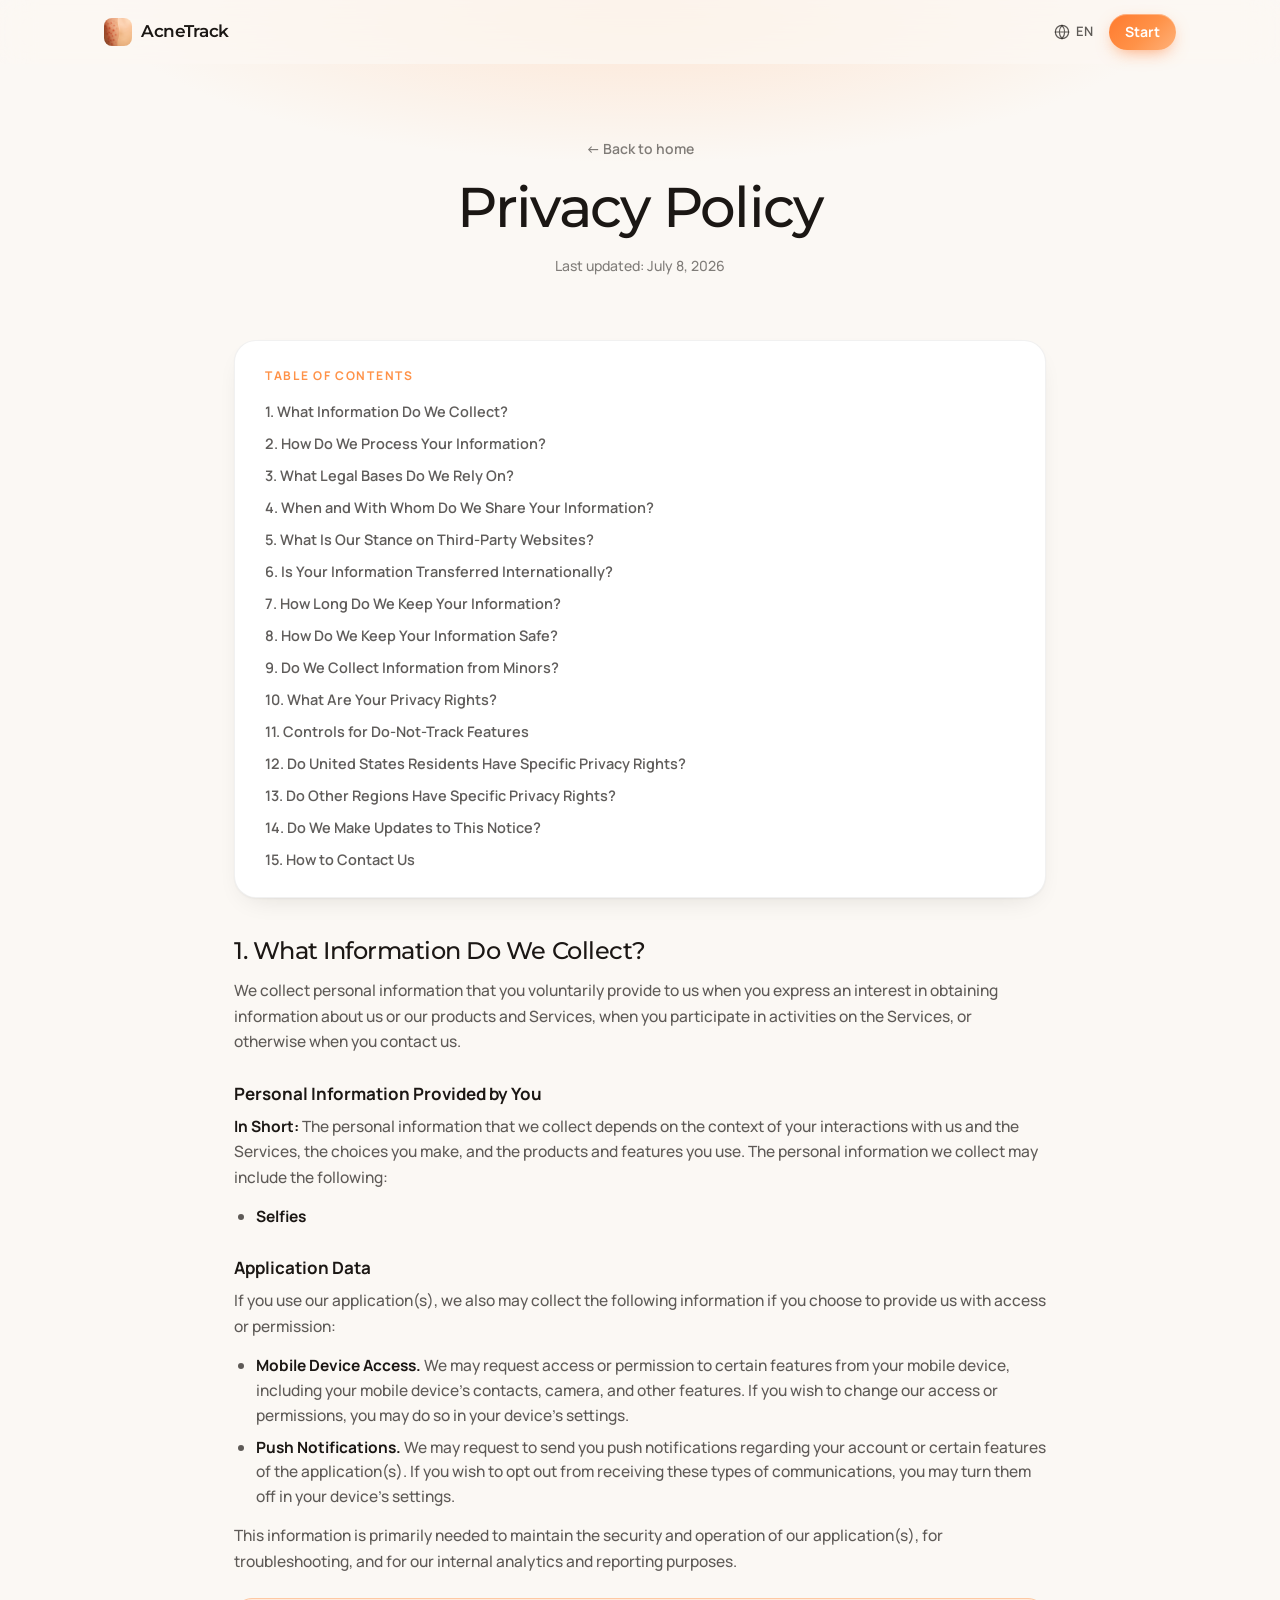
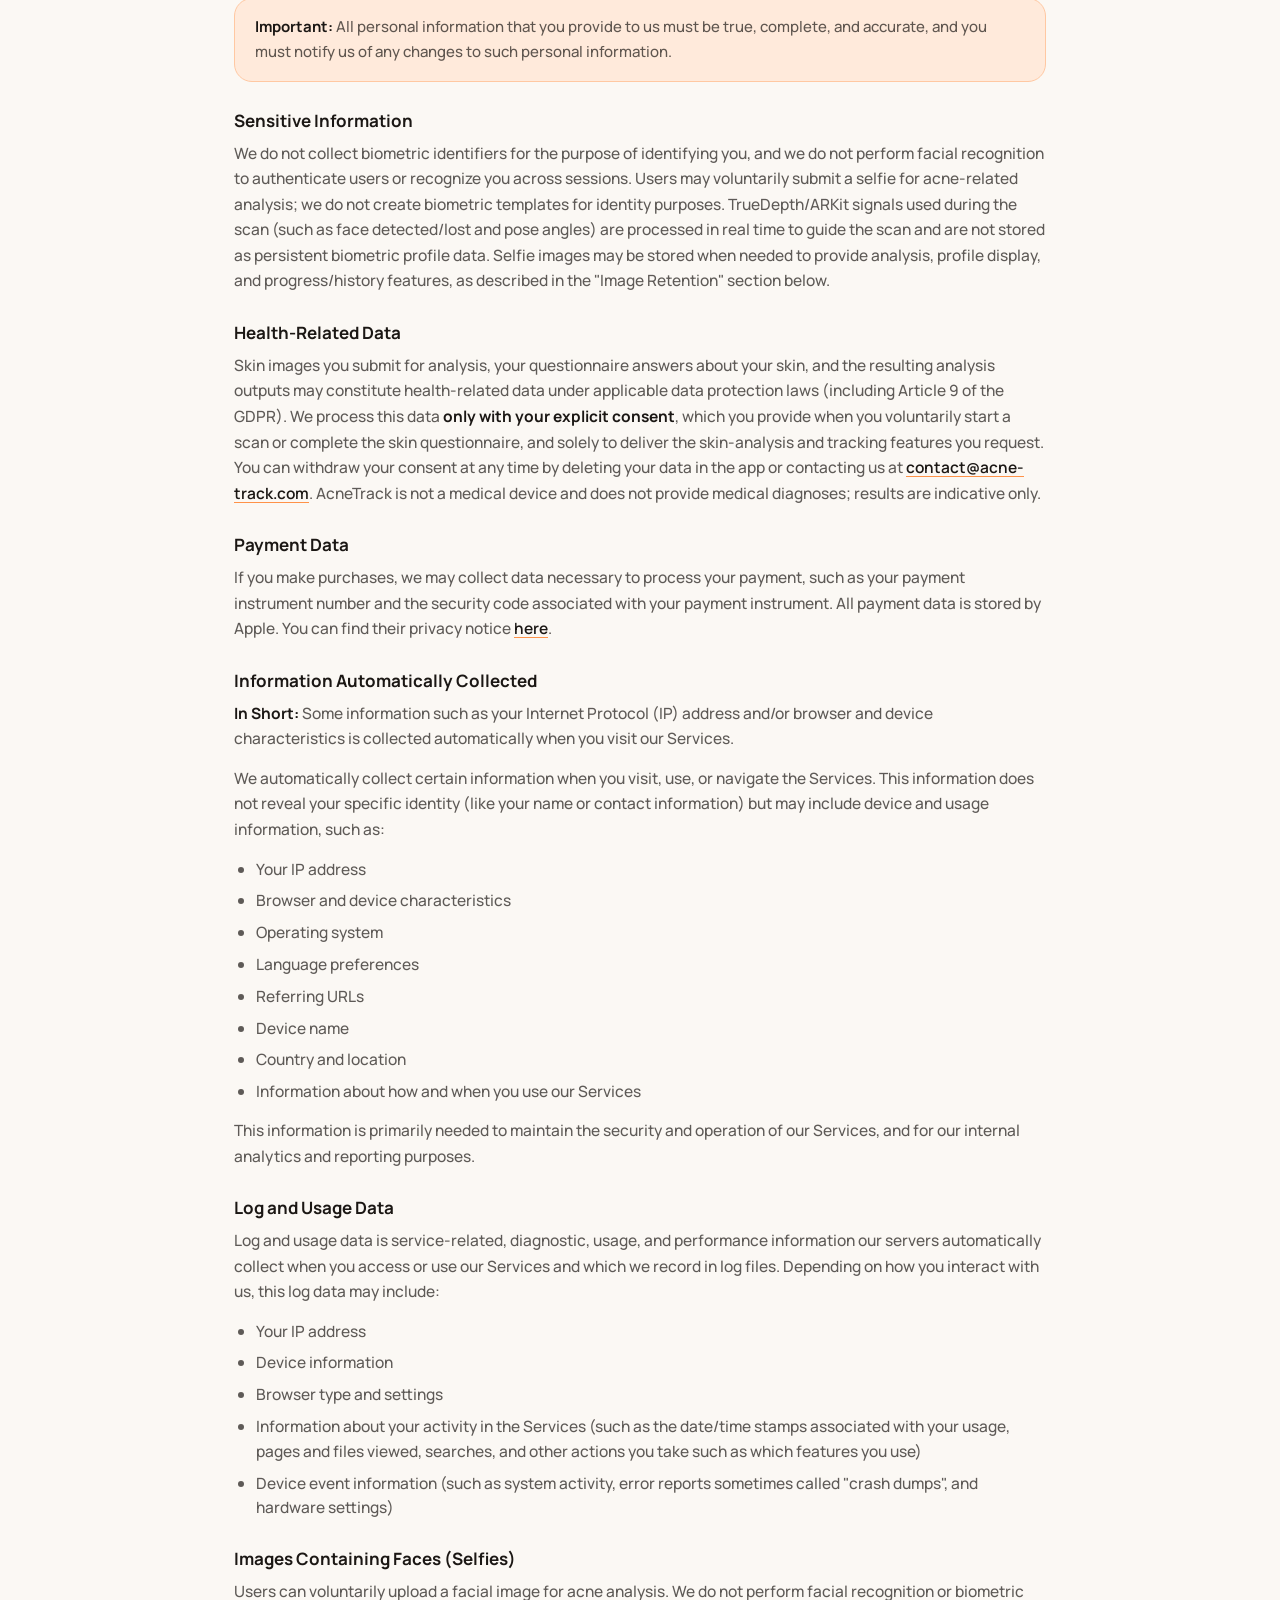
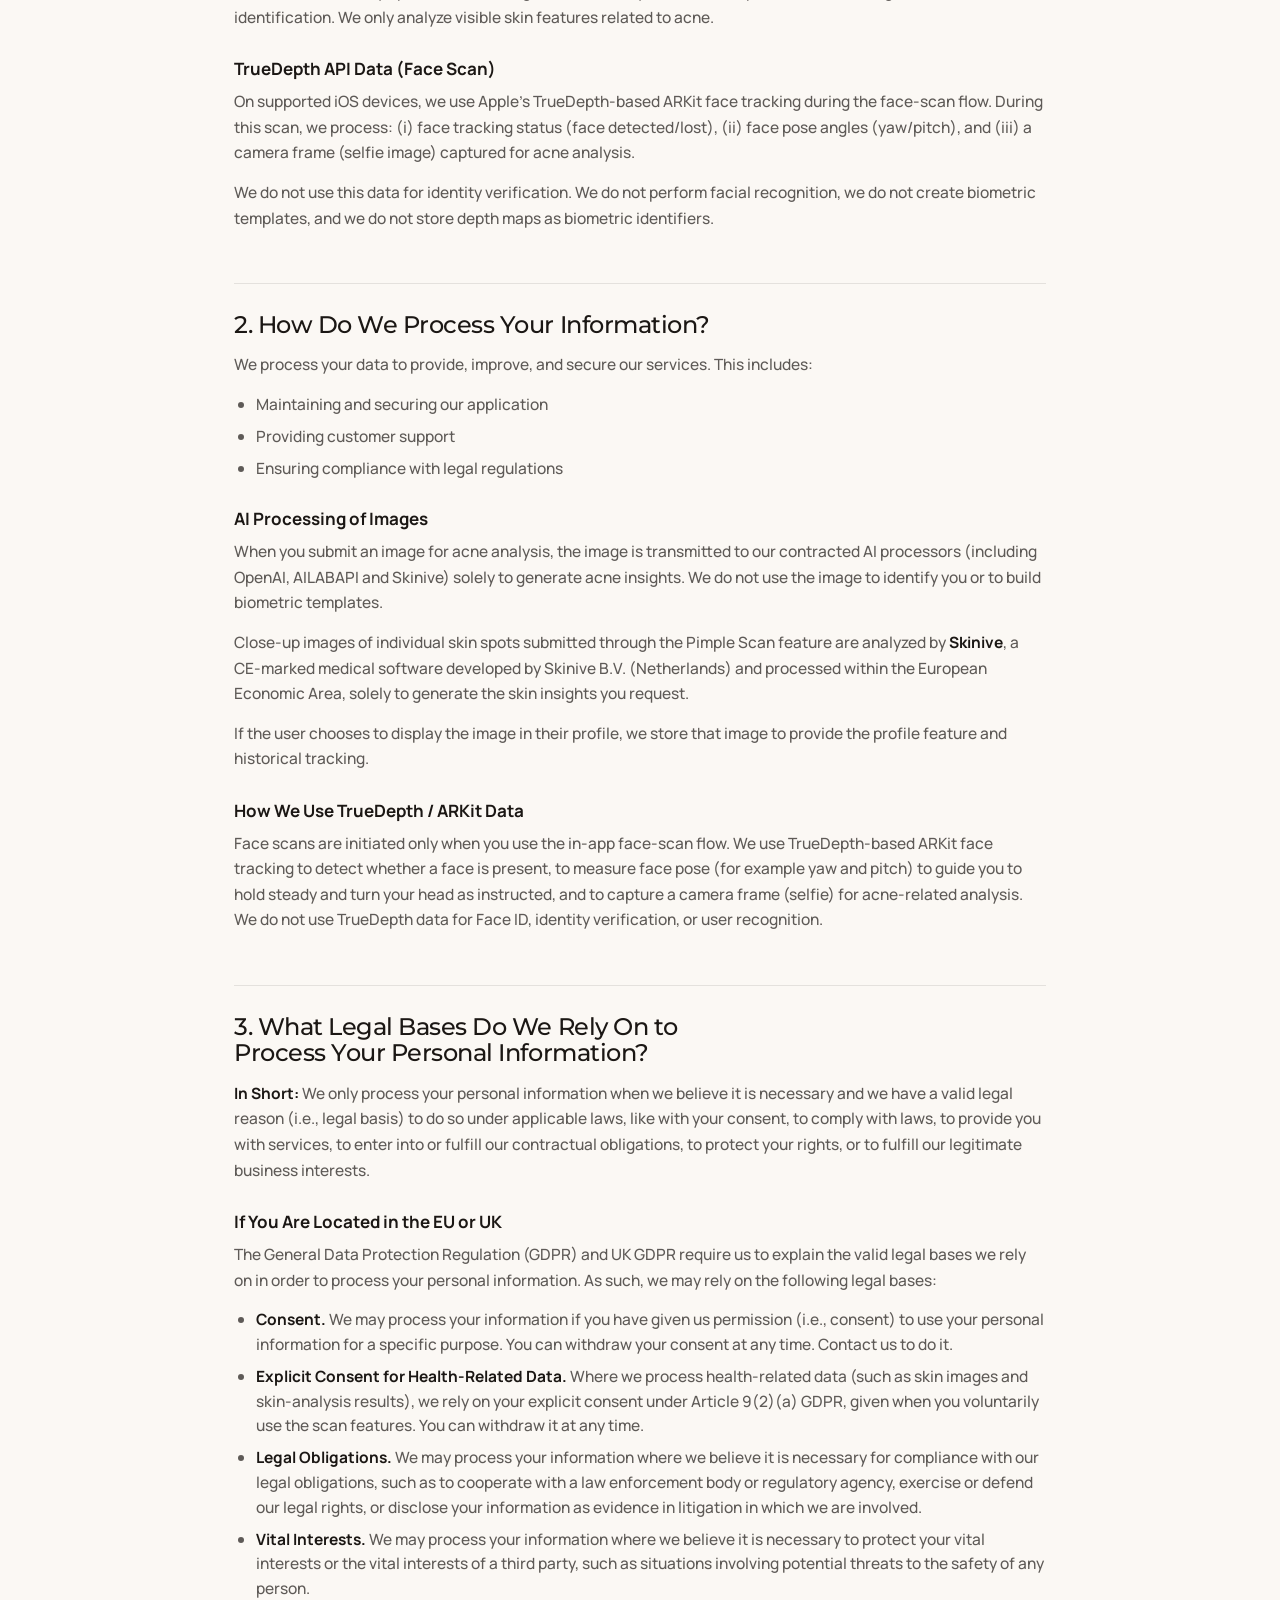
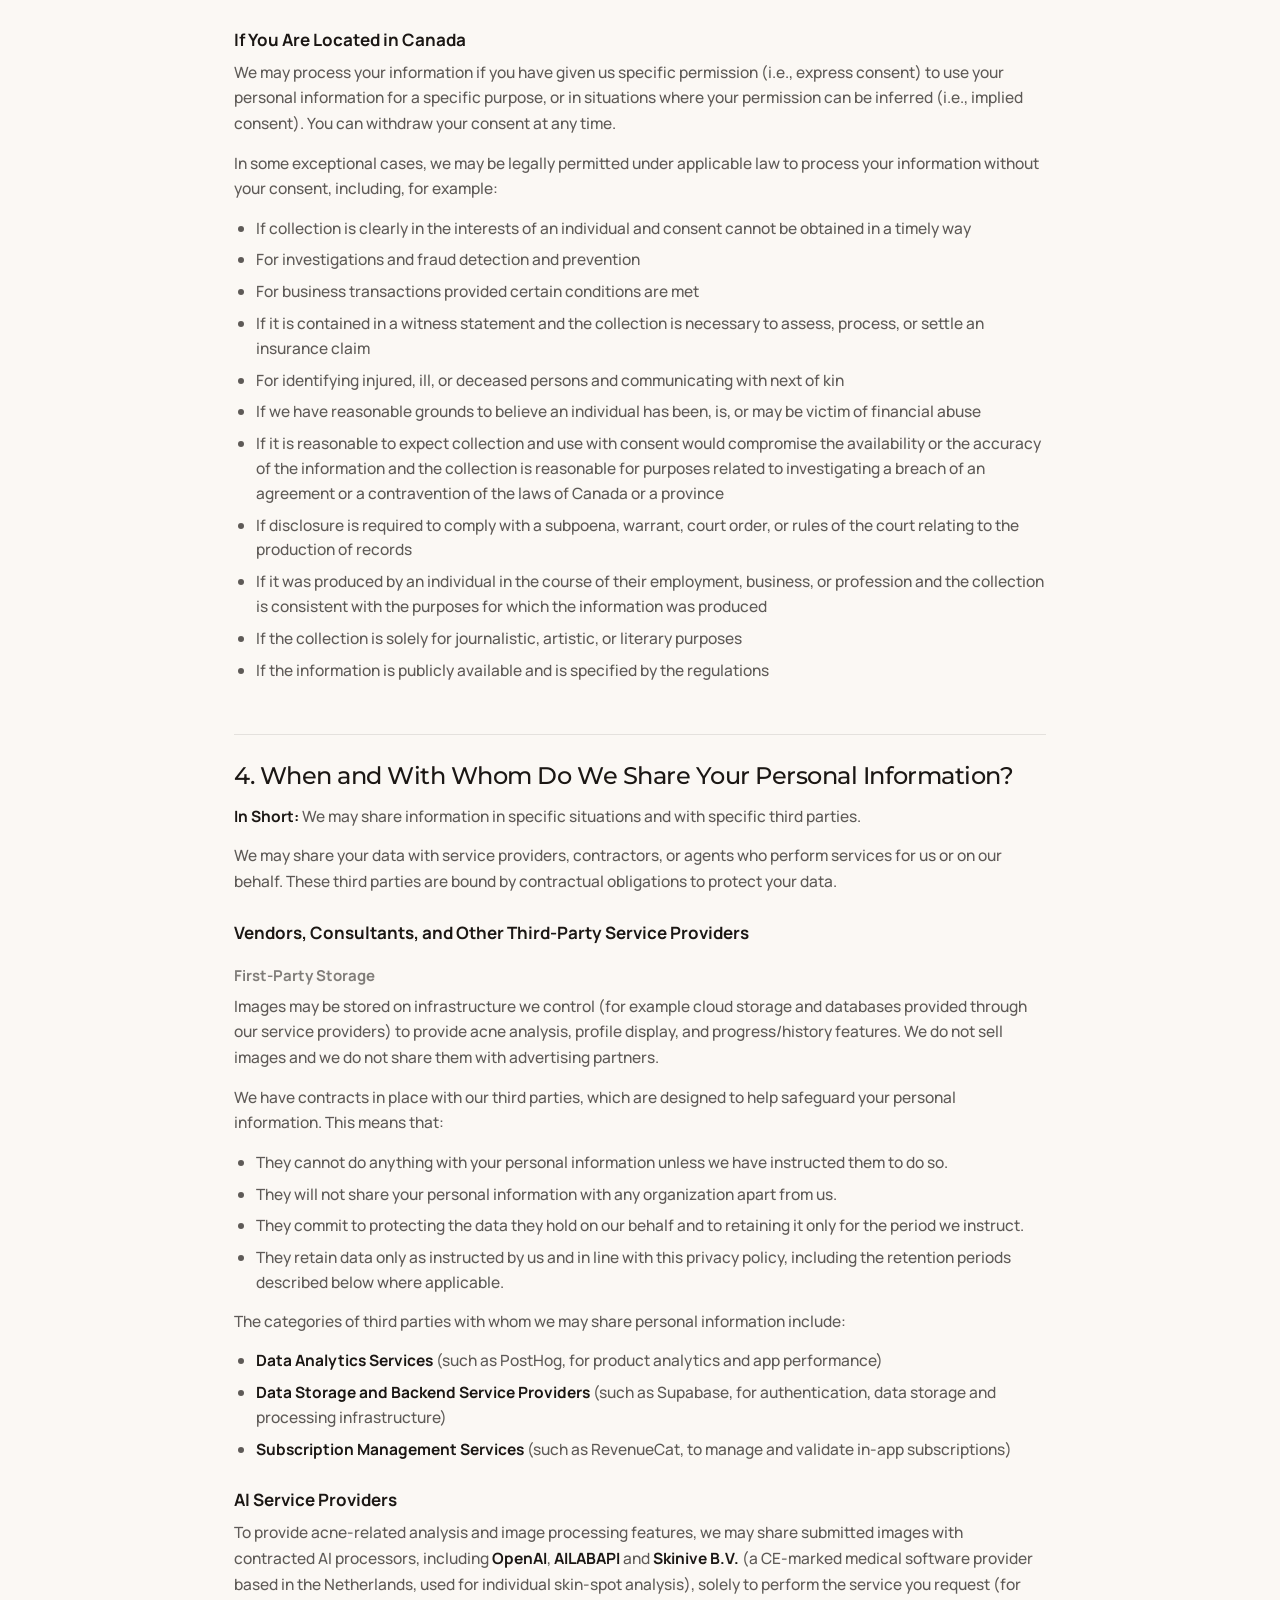
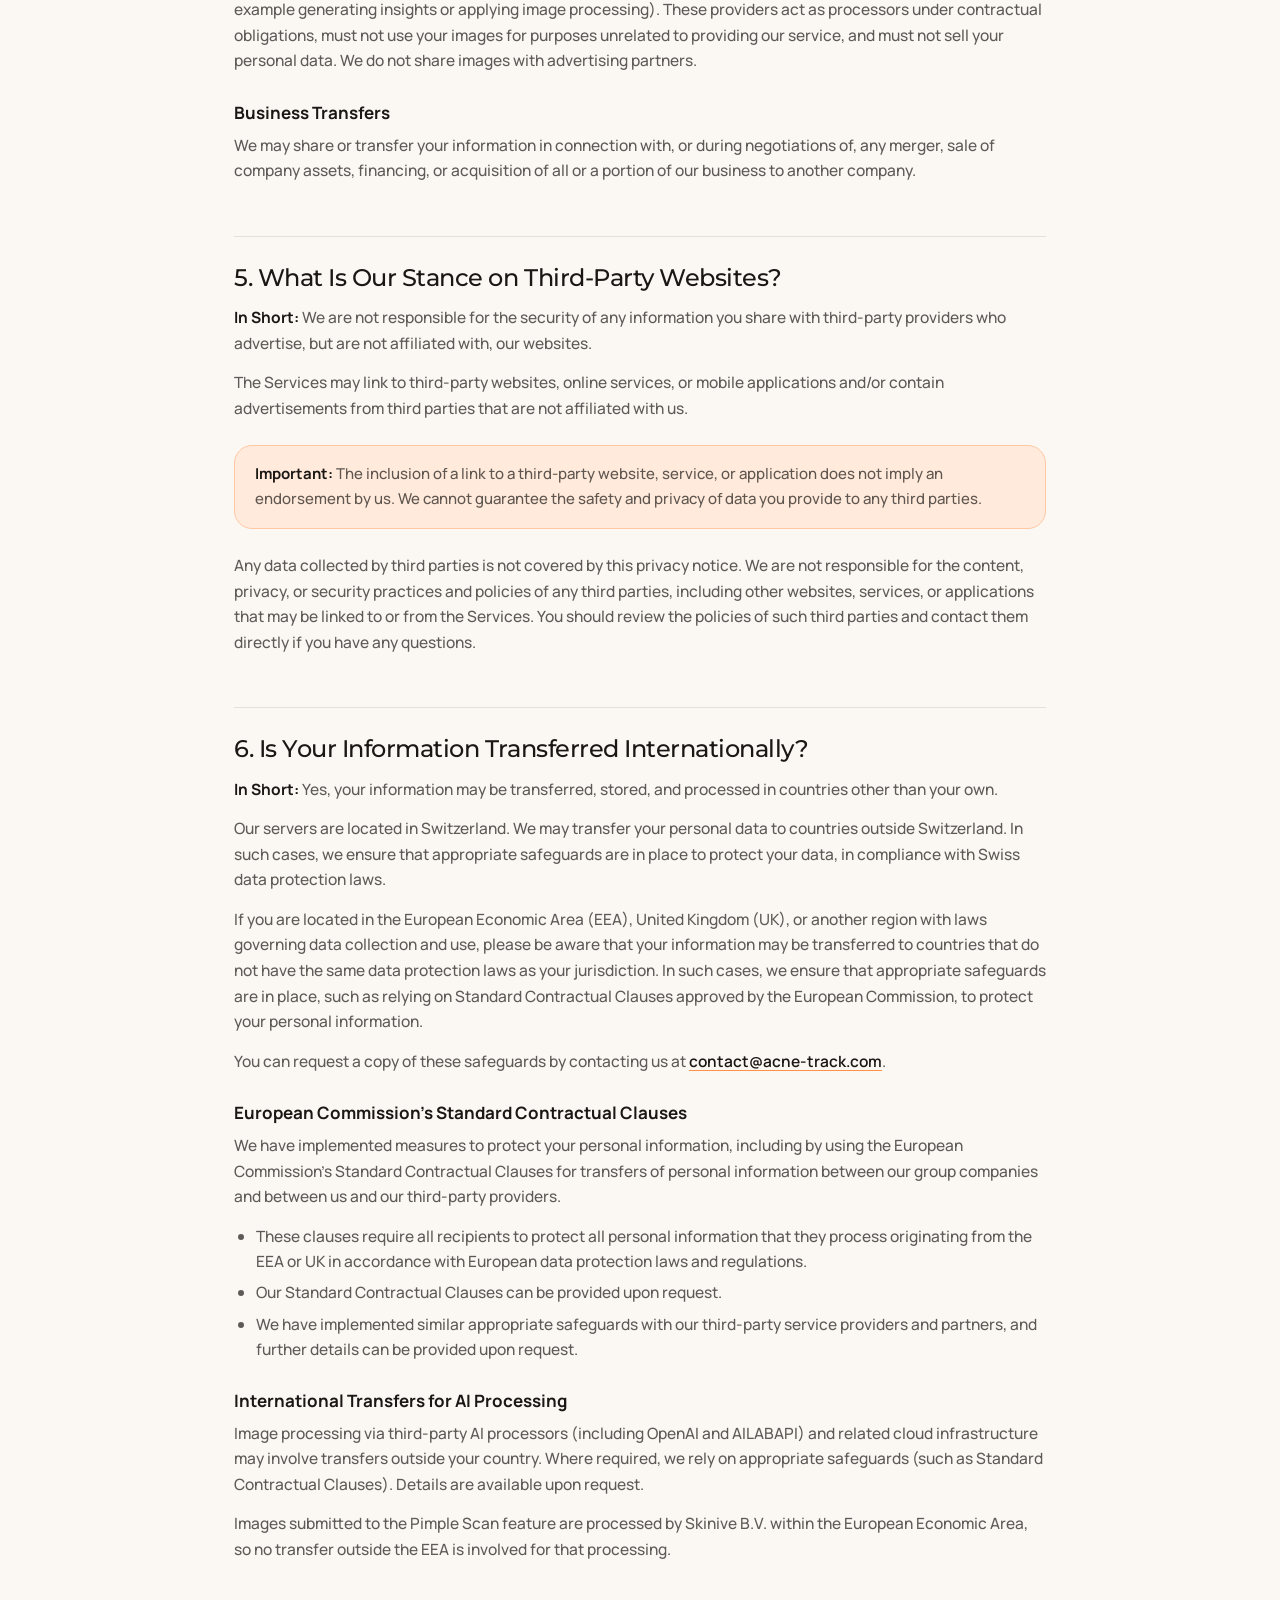
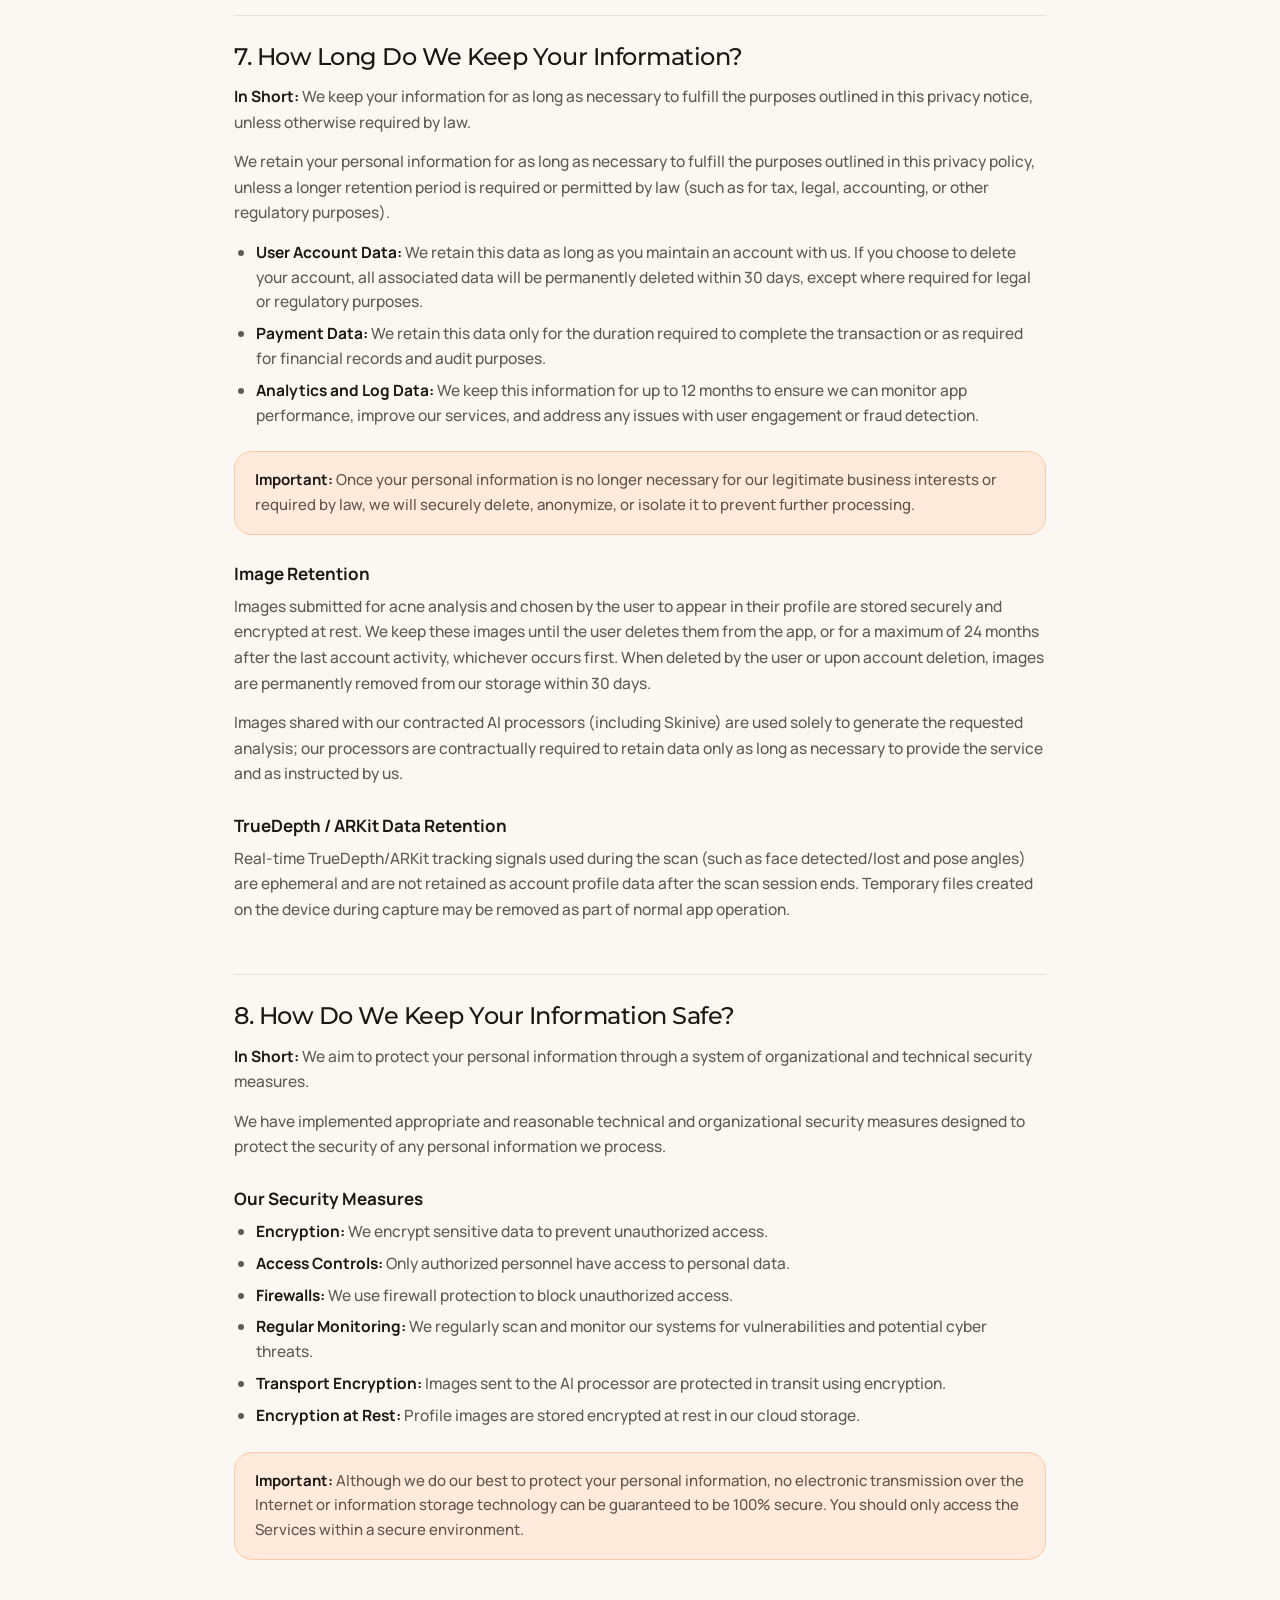
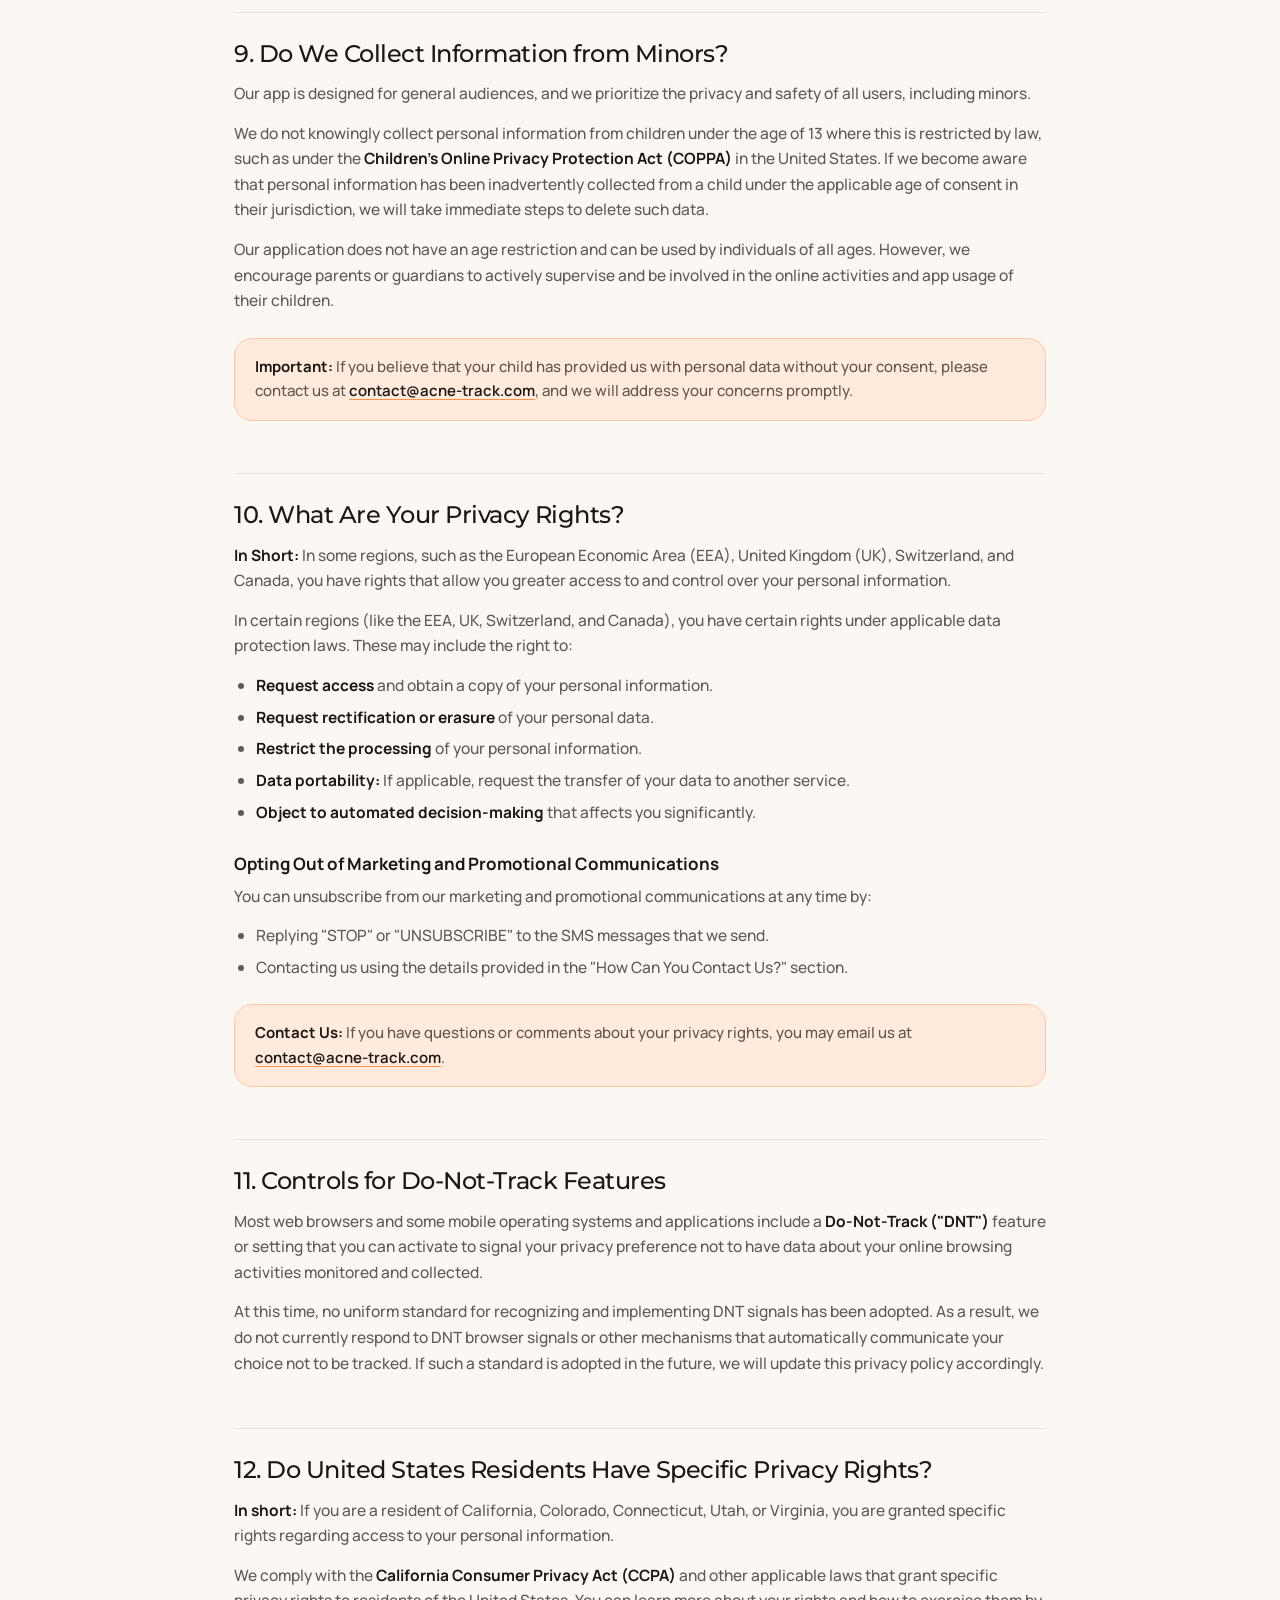
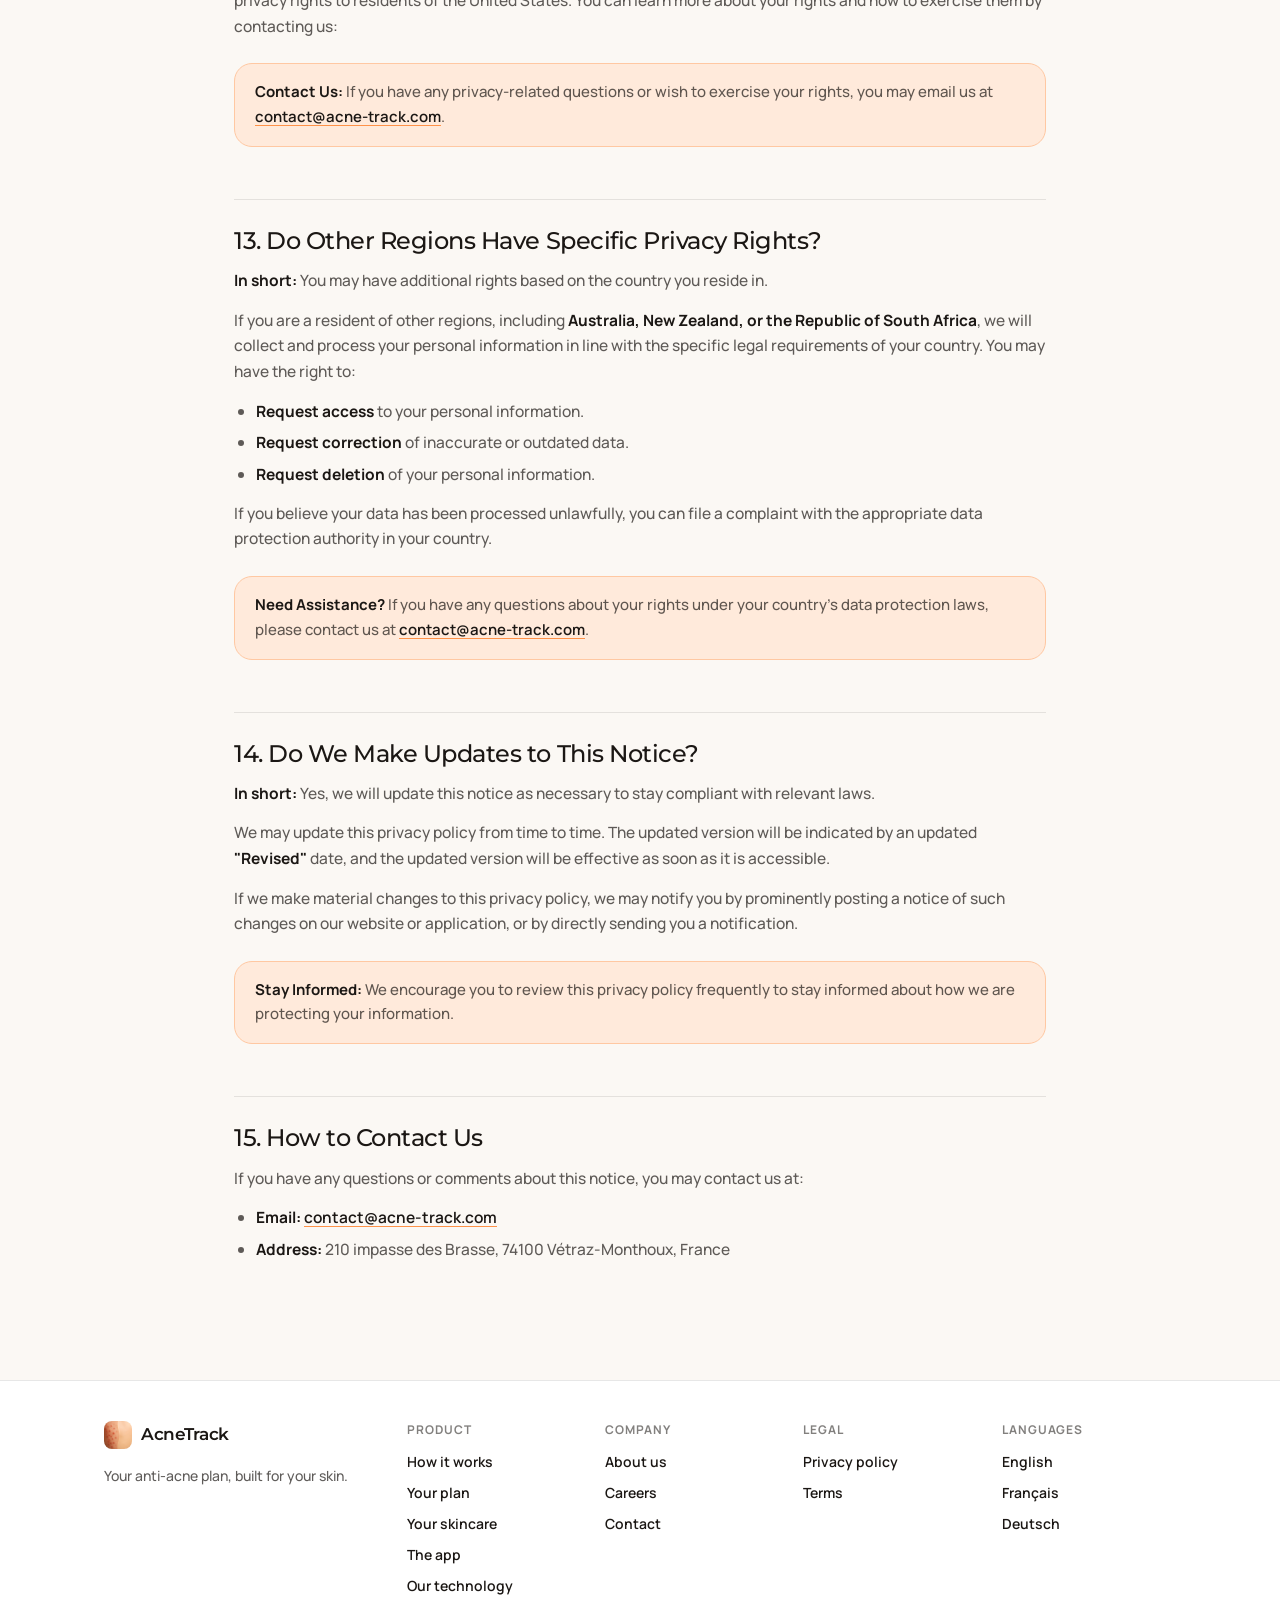
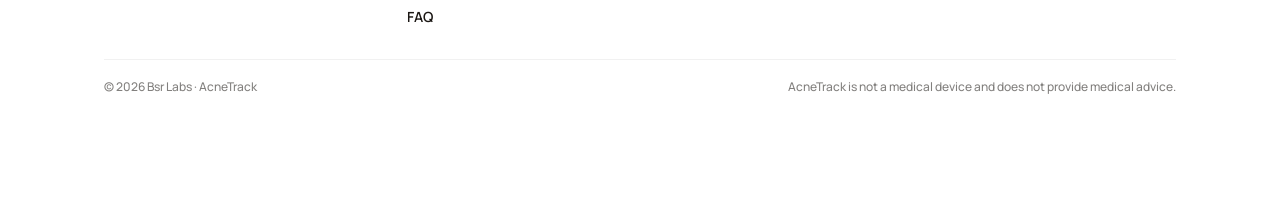
<file: privacy.html>
<!DOCTYPE html>
<html lang="en">
<head>
  <meta charset="UTF-8">
  <meta name="viewport" content="width=device-width, initial-scale=1.0">

  <title>Privacy Policy — AcneTrack</title>
  <meta name="description" content="How AcneTrack collects, uses, stores and protects your personal data — including skin photos and health information — under the GDPR.">
  <link rel="canonical" href="https://acne-track.com/privacy.html">
  <meta name="robots" content="index, follow, max-image-preview:large">
  <meta name="theme-color" content="#FBF8F4">

  <!-- Open Graph -->
  <meta property="og:type" content="website">
  <meta property="og:url" content="https://acne-track.com/privacy.html">
  <meta property="og:title" content="Privacy Policy — AcneTrack">
  <meta property="og:description" content="How AcneTrack collects, uses, stores and protects your personal data under the GDPR.">
  <meta property="og:site_name" content="AcneTrack">
  <meta property="og:locale" content="en_US">
  <meta property="og:image" content="https://acne-track.com/assets/og-image.jpg">
  <meta property="og:image:width" content="1200">
  <meta property="og:image:height" content="630">
  <meta name="twitter:card" content="summary_large_image">
  <meta name="twitter:image" content="https://acne-track.com/assets/og-image.jpg">

  <!-- Icons -->
  <link rel="icon" type="image/png" sizes="32x32" href="assets/favicon-32.png">
  <link rel="icon" type="image/png" sizes="512x512" href="assets/favicon-512.png">
  <link rel="apple-touch-icon" href="assets/favicon-512.png">

  <!-- Structured data -->
  <script type="application/ld+json">
  {
    "@context": "https://schema.org",
    "@type": "WebPage",
    "name": "Privacy Policy",
    "url": "https://acne-track.com/privacy.html",
    "inLanguage": "en",
    "isPartOf": { "@type": "WebSite", "@id": "https://acne-track.com/#website" },
    "publisher": { "@type": "Organization", "@id": "https://acne-track.com/#organization" },
    "breadcrumb": {
      "@type": "BreadcrumbList",
      "itemListElement": [
        { "@type": "ListItem", "position": 1, "name": "Home", "item": "https://acne-track.com/" },
        { "@type": "ListItem", "position": 2, "name": "Privacy Policy" }
      ]
    }
  }
  </script>

  <!-- Fonts -->
  <link rel="preconnect" href="https://fonts.googleapis.com">
  <link rel="preconnect" href="https://fonts.gstatic.com" crossorigin>
  <link rel="stylesheet" href="https://fonts.googleapis.com/css2?family=Montserrat:wght@500;600;700;800;900&family=Manrope:wght@400;500;600;700&display=swap" media="print" onload="this.media='all'">
  <noscript><link rel="stylesheet" href="https://fonts.googleapis.com/css2?family=Montserrat:wght@500;600;700;800;900&family=Manrope:wght@400;500;600;700&display=swap"></noscript>

  <link rel="stylesheet" href="site.css?v=27">
  <link rel="stylesheet" href="legal.css?v=1">
</head>
<body data-page="privacy">

<!-- ─── Navigation ─── -->
<nav class="nav" id="nav" aria-label="Main navigation">
  <div class="wrap">
    <a href="/" class="brand"><img src="assets/Logo_Acnetrack.webp" alt="" width="28" height="28">AcneTrack</a>
    <div class="nav-right">
      <div class="lang">
        <button class="lang-btn" id="langBtn" aria-haspopup="true" aria-expanded="false" aria-label="Language">
          <svg viewBox="0 0 24 24" fill="none" stroke="currentColor" stroke-width="1.8" stroke-linecap="round" stroke-linejoin="round" aria-hidden="true"><circle cx="12" cy="12" r="10"/><path d="M2 12h20M12 2a15 15 0 0 1 4 10 15 15 0 0 1-4 10 15 15 0 0 1-4-10 15 15 0 0 1 4-10z"/></svg>
          <span id="langLabel">EN</span>
        </button>
        <div class="lang-menu" id="langMenu" role="menu">
          <button data-lang="en" role="menuitem">English</button>
          <button data-lang="fr" role="menuitem">Français</button>
          <button data-lang="de" role="menuitem">Deutsch</button>
        </div>
      </div>
      <a class="btn btn-sm btn-glow cta" href="/#download" data-i18n="nav.cta">Start</a>
    </div>
  </div>
</nav>

<!-- ─── Page Header ─── -->
<header class="phead">
  <div class="wrap">
    <a href="/" class="back-link" aria-label="Back to home">← Back to home</a>
    <h1>Privacy Policy</h1>
    <p class="meta">Last updated: July 8, 2026</p>
  </div>
</header>

<!-- ─── Content ─── -->
<main class="legal-layout">

  <!-- Table of Contents -->
  <nav class="toc" aria-label="Table of contents">
    <p class="toc-heading">Table of Contents</p>
    <ul>
      <li><a href="#info-collect">1. What Information Do We Collect?</a></li>
      <li><a href="#how-process">2. How Do We Process Your Information?</a></li>
      <li><a href="#legal-basis">3. What Legal Bases Do We Rely On?</a></li>
      <li><a href="#sharing-info">4. When and With Whom Do We Share Your Information?</a></li>
      <li><a href="#third-party">5. What Is Our Stance on Third-Party Websites?</a></li>
      <li><a href="#international-transfer">6. Is Your Information Transferred Internationally?</a></li>
      <li><a href="#data-retention">7. How Long Do We Keep Your Information?</a></li>
      <li><a href="#data-security">8. How Do We Keep Your Information Safe?</a></li>
      <li><a href="#minors-data">9. Do We Collect Information from Minors?</a></li>
      <li><a href="#privacy-rights">10. What Are Your Privacy Rights?</a></li>
      <li><a href="#dnt-controls">11. Controls for Do-Not-Track Features</a></li>
      <li><a href="#us-privacy-rights">12. Do United States Residents Have Specific Privacy Rights?</a></li>
      <li><a href="#regional-privacy-rights">13. Do Other Regions Have Specific Privacy Rights?</a></li>
      <li><a href="#policy-updates">14. Do We Make Updates to This Notice?</a></li>
      <li><a href="#contact">15. How to Contact Us</a></li>
    </ul>
  </nav>

  <!-- Content Sections -->
  <div class="legal-content">

    <h2 id="info-collect">1. What Information Do We Collect?</h2>

    <p>We collect personal information that you voluntarily provide to us when you express an interest in obtaining information about us or our products and Services, when you participate in activities on the Services, or otherwise when you contact us.</p>

    <h3>Personal Information Provided by You</h3>
    <p><strong>In Short:</strong> The personal information that we collect depends on the context of your interactions with us and the Services, the choices you make, and the products and features you use. The personal information we collect may include the following:</p>
    <ul>
      <li><strong>Selfies</strong></li>
    </ul>

    <h3>Application Data</h3>
    <p>If you use our application(s), we also may collect the following information if you choose to provide us with access or permission:</p>
    <ul>
      <li><strong>Mobile Device Access.</strong> We may request access or permission to certain features from your mobile device, including your mobile device's contacts, camera, and other features. If you wish to change our access or permissions, you may do so in your device's settings.</li>
      <li><strong>Push Notifications.</strong> We may request to send you push notifications regarding your account or certain features of the application(s). If you wish to opt out from receiving these types of communications, you may turn them off in your device's settings.</li>
    </ul>

    <p>This information is primarily needed to maintain the security and operation of our application(s), for troubleshooting, and for our internal analytics and reporting purposes.</p>

    <div class="callout">
      <p><strong>Important:</strong> All personal information that you provide to us must be true, complete, and accurate, and you must notify us of any changes to such personal information.</p>
    </div>

    <h3>Sensitive Information</h3>
    <p>We do not collect biometric identifiers for the purpose of identifying you, and we do not perform facial recognition to authenticate users or recognize you across sessions. Users may voluntarily submit a selfie for acne-related analysis; we do not create biometric templates for identity purposes. TrueDepth/ARKit signals used during the scan (such as face detected/lost and pose angles) are processed in real time to guide the scan and are not stored as persistent biometric profile data. Selfie images may be stored when needed to provide analysis, profile display, and progress/history features, as described in the "Image Retention" section below.</p>

    <h3>Health-Related Data</h3>
    <p>Skin images you submit for analysis, your questionnaire answers about your skin, and the resulting analysis outputs may constitute health-related data under applicable data protection laws (including Article 9 of the GDPR). We process this data <strong>only with your explicit consent</strong>, which you provide when you voluntarily start a scan or complete the skin questionnaire, and solely to deliver the skin-analysis and tracking features you request. You can withdraw your consent at any time by deleting your data in the app or contacting us at <a href="mailto:contact@acne-track.com">contact@acne-track.com</a>. AcneTrack is not a medical device and does not provide medical diagnoses; results are indicative only.</p>

    <h3>Payment Data</h3>
    <p>If you make purchases, we may collect data necessary to process your payment, such as your payment instrument number and the security code associated with your payment instrument. All payment data is stored by Apple. You can find their privacy notice <a href="https://www.apple.com/legal/privacy/en-ww/">here</a>.</p>

    <h3>Information Automatically Collected</h3>
    <p><strong>In Short:</strong> Some information such as your Internet Protocol (IP) address and/or browser and device characteristics is collected automatically when you visit our Services.</p>
    <p>We automatically collect certain information when you visit, use, or navigate the Services. This information does not reveal your specific identity (like your name or contact information) but may include device and usage information, such as:</p>
    <ul>
      <li>Your IP address</li>
      <li>Browser and device characteristics</li>
      <li>Operating system</li>
      <li>Language preferences</li>
      <li>Referring URLs</li>
      <li>Device name</li>
      <li>Country and location</li>
      <li>Information about how and when you use our Services</li>
    </ul>
    <p>This information is primarily needed to maintain the security and operation of our Services, and for our internal analytics and reporting purposes.</p>

    <h3>Log and Usage Data</h3>
    <p>Log and usage data is service-related, diagnostic, usage, and performance information our servers automatically collect when you access or use our Services and which we record in log files. Depending on how you interact with us, this log data may include:</p>
    <ul>
      <li>Your IP address</li>
      <li>Device information</li>
      <li>Browser type and settings</li>
      <li>Information about your activity in the Services (such as the date/time stamps associated with your usage, pages and files viewed, searches, and other actions you take such as which features you use)</li>
      <li>Device event information (such as system activity, error reports sometimes called "crash dumps", and hardware settings)</li>
    </ul>

    <h3>Images Containing Faces (Selfies)</h3>
    <p>Users can voluntarily upload a facial image for acne analysis. We do not perform facial recognition or biometric identification. We only analyze visible skin features related to acne.</p>

    <h3>TrueDepth API Data (Face Scan)</h3>
    <p>On supported iOS devices, we use Apple's TrueDepth-based ARKit face tracking during the face-scan flow. During this scan, we process: (i) face tracking status (face detected/lost), (ii) face pose angles (yaw/pitch), and (iii) a camera frame (selfie image) captured for acne analysis.</p>
    <p>We do not use this data for identity verification. We do not perform facial recognition, we do not create biometric templates, and we do not store depth maps as biometric identifiers.</p>


    <h2 id="how-process">2. How Do We Process Your Information?</h2>
    <p>We process your data to provide, improve, and secure our services. This includes:</p>
    <ul>
      <li>Maintaining and securing our application</li>
      <li>Providing customer support</li>
      <li>Ensuring compliance with legal regulations</li>
    </ul>

    <h3>AI Processing of Images</h3>
    <p>When you submit an image for acne analysis, the image is transmitted to our contracted AI processors (including OpenAI, AILABAPI and Skinive) solely to generate acne insights. We do not use the image to identify you or to build biometric templates.</p>
    <p>Close-up images of individual skin spots submitted through the Pimple Scan feature are analyzed by <strong>Skinive</strong>, a CE-marked medical software developed by Skinive B.V. (Netherlands) and processed within the European Economic Area, solely to generate the skin insights you request.</p>
    <p>If the user chooses to display the image in their profile, we store that image to provide the profile feature and historical tracking.</p>

    <h3>How We Use TrueDepth / ARKit Data</h3>
    <p>Face scans are initiated only when you use the in-app face-scan flow. We use TrueDepth-based ARKit face tracking to detect whether a face is present, to measure face pose (for example yaw and pitch) to guide you to hold steady and turn your head as instructed, and to capture a camera frame (selfie) for acne-related analysis. We do not use TrueDepth data for Face ID, identity verification, or user recognition.</p>


    <h2 id="legal-basis">3. What Legal Bases Do We Rely On to Process Your Personal Information?</h2>
    <p><strong>In Short:</strong> We only process your personal information when we believe it is necessary and we have a valid legal reason (i.e., legal basis) to do so under applicable laws, like with your consent, to comply with laws, to provide you with services, to enter into or fulfill our contractual obligations, to protect your rights, or to fulfill our legitimate business interests.</p>

    <h3>If You Are Located in the EU or UK</h3>
    <p>The General Data Protection Regulation (GDPR) and UK GDPR require us to explain the valid legal bases we rely on in order to process your personal information. As such, we may rely on the following legal bases:</p>
    <ul>
      <li><strong>Consent.</strong> We may process your information if you have given us permission (i.e., consent) to use your personal information for a specific purpose. You can withdraw your consent at any time. Contact us to do it.</li>
      <li><strong>Explicit Consent for Health-Related Data.</strong> Where we process health-related data (such as skin images and skin-analysis results), we rely on your explicit consent under Article 9(2)(a) GDPR, given when you voluntarily use the scan features. You can withdraw it at any time.</li>
      <li><strong>Legal Obligations.</strong> We may process your information where we believe it is necessary for compliance with our legal obligations, such as to cooperate with a law enforcement body or regulatory agency, exercise or defend our legal rights, or disclose your information as evidence in litigation in which we are involved.</li>
      <li><strong>Vital Interests.</strong> We may process your information where we believe it is necessary to protect your vital interests or the vital interests of a third party, such as situations involving potential threats to the safety of any person.</li>
    </ul>

    <h3>If You Are Located in Canada</h3>
    <p>We may process your information if you have given us specific permission (i.e., express consent) to use your personal information for a specific purpose, or in situations where your permission can be inferred (i.e., implied consent). You can withdraw your consent at any time.</p>
    <p>In some exceptional cases, we may be legally permitted under applicable law to process your information without your consent, including, for example:</p>
    <ul>
      <li>If collection is clearly in the interests of an individual and consent cannot be obtained in a timely way</li>
      <li>For investigations and fraud detection and prevention</li>
      <li>For business transactions provided certain conditions are met</li>
      <li>If it is contained in a witness statement and the collection is necessary to assess, process, or settle an insurance claim</li>
      <li>For identifying injured, ill, or deceased persons and communicating with next of kin</li>
      <li>If we have reasonable grounds to believe an individual has been, is, or may be victim of financial abuse</li>
      <li>If it is reasonable to expect collection and use with consent would compromise the availability or the accuracy of the information and the collection is reasonable for purposes related to investigating a breach of an agreement or a contravention of the laws of Canada or a province</li>
      <li>If disclosure is required to comply with a subpoena, warrant, court order, or rules of the court relating to the production of records</li>
      <li>If it was produced by an individual in the course of their employment, business, or profession and the collection is consistent with the purposes for which the information was produced</li>
      <li>If the collection is solely for journalistic, artistic, or literary purposes</li>
      <li>If the information is publicly available and is specified by the regulations</li>
    </ul>


    <h2 id="sharing-info">4. When and With Whom Do We Share Your Personal Information?</h2>
    <p><strong>In Short:</strong> We may share information in specific situations and with specific third parties.</p>
    <p>We may share your data with service providers, contractors, or agents who perform services for us or on our behalf. These third parties are bound by contractual obligations to protect your data.</p>

    <h3>Vendors, Consultants, and Other Third-Party Service Providers</h3>

    <h4>First-Party Storage</h4>
    <p>Images may be stored on infrastructure we control (for example cloud storage and databases provided through our service providers) to provide acne analysis, profile display, and progress/history features. We do not sell images and we do not share them with advertising partners.</p>

    <p>We have contracts in place with our third parties, which are designed to help safeguard your personal information. This means that:</p>
    <ul>
      <li>They cannot do anything with your personal information unless we have instructed them to do so.</li>
      <li>They will not share your personal information with any organization apart from us.</li>
      <li>They commit to protecting the data they hold on our behalf and to retaining it only for the period we instruct.</li>
      <li>They retain data only as instructed by us and in line with this privacy policy, including the retention periods described below where applicable.</li>
    </ul>

    <p>The categories of third parties with whom we may share personal information include:</p>
    <ul>
      <li><strong>Data Analytics Services</strong> (such as PostHog, for product analytics and app performance)</li>
      <li><strong>Data Storage and Backend Service Providers</strong> (such as Supabase, for authentication, data storage and processing infrastructure)</li>
      <li><strong>Subscription Management Services</strong> (such as RevenueCat, to manage and validate in-app subscriptions)</li>
    </ul>

    <h3>AI Service Providers</h3>
    <p>To provide acne-related analysis and image processing features, we may share submitted images with contracted AI processors, including <strong>OpenAI</strong>, <strong>AILABAPI</strong> and <strong>Skinive B.V.</strong> (a CE-marked medical software provider based in the Netherlands, used for individual skin-spot analysis), solely to perform the service you request (for example generating insights or applying image processing). These providers act as processors under contractual obligations, must not use your images for purposes unrelated to providing our service, and must not sell your personal data. We do not share images with advertising partners.</p>

    <h3>Business Transfers</h3>
    <p>We may share or transfer your information in connection with, or during negotiations of, any merger, sale of company assets, financing, or acquisition of all or a portion of our business to another company.</p>


    <h2 id="third-party">5. What Is Our Stance on Third-Party Websites?</h2>
    <p><strong>In Short:</strong> We are not responsible for the security of any information you share with third-party providers who advertise, but are not affiliated with, our websites.</p>
    <p>The Services may link to third-party websites, online services, or mobile applications and/or contain advertisements from third parties that are not affiliated with us.</p>

    <div class="callout">
      <p><strong>Important:</strong> The inclusion of a link to a third-party website, service, or application does not imply an endorsement by us. We cannot guarantee the safety and privacy of data you provide to any third parties.</p>
    </div>

    <p>Any data collected by third parties is not covered by this privacy notice. We are not responsible for the content, privacy, or security practices and policies of any third parties, including other websites, services, or applications that may be linked to or from the Services. You should review the policies of such third parties and contact them directly if you have any questions.</p>


    <h2 id="international-transfer">6. Is Your Information Transferred Internationally?</h2>
    <p><strong>In Short:</strong> Yes, your information may be transferred, stored, and processed in countries other than your own.</p>
    <p>Our servers are located in Switzerland. We may transfer your personal data to countries outside Switzerland. In such cases, we ensure that appropriate safeguards are in place to protect your data, in compliance with Swiss data protection laws.</p>
    <p>If you are located in the European Economic Area (EEA), United Kingdom (UK), or another region with laws governing data collection and use, please be aware that your information may be transferred to countries that do not have the same data protection laws as your jurisdiction. In such cases, we ensure that appropriate safeguards are in place, such as relying on Standard Contractual Clauses approved by the European Commission, to protect your personal information.</p>
    <p>You can request a copy of these safeguards by contacting us at <a href="mailto:contact@acne-track.com">contact@acne-track.com</a>.</p>

    <h3>European Commission's Standard Contractual Clauses</h3>
    <p>We have implemented measures to protect your personal information, including by using the European Commission's Standard Contractual Clauses for transfers of personal information between our group companies and between us and our third-party providers.</p>
    <ul>
      <li>These clauses require all recipients to protect all personal information that they process originating from the EEA or UK in accordance with European data protection laws and regulations.</li>
      <li>Our Standard Contractual Clauses can be provided upon request.</li>
      <li>We have implemented similar appropriate safeguards with our third-party service providers and partners, and further details can be provided upon request.</li>
    </ul>

    <h3>International Transfers for AI Processing</h3>
    <p>Image processing via third-party AI processors (including OpenAI and AILABAPI) and related cloud infrastructure may involve transfers outside your country. Where required, we rely on appropriate safeguards (such as Standard Contractual Clauses). Details are available upon request.</p>
    <p>Images submitted to the Pimple Scan feature are processed by Skinive B.V. within the European Economic Area, so no transfer outside the EEA is involved for that processing.</p>


    <h2 id="data-retention">7. How Long Do We Keep Your Information?</h2>
    <p><strong>In Short:</strong> We keep your information for as long as necessary to fulfill the purposes outlined in this privacy notice, unless otherwise required by law.</p>
    <p>We retain your personal information for as long as necessary to fulfill the purposes outlined in this privacy policy, unless a longer retention period is required or permitted by law (such as for tax, legal, accounting, or other regulatory purposes).</p>
    <ul>
      <li><strong>User Account Data:</strong> We retain this data as long as you maintain an account with us. If you choose to delete your account, all associated data will be permanently deleted within 30 days, except where required for legal or regulatory purposes.</li>
      <li><strong>Payment Data:</strong> We retain this data only for the duration required to complete the transaction or as required for financial records and audit purposes.</li>
      <li><strong>Analytics and Log Data:</strong> We keep this information for up to 12 months to ensure we can monitor app performance, improve our services, and address any issues with user engagement or fraud detection.</li>
    </ul>

    <div class="callout">
      <p><strong>Important:</strong> Once your personal information is no longer necessary for our legitimate business interests or required by law, we will securely delete, anonymize, or isolate it to prevent further processing.</p>
    </div>

    <h3>Image Retention</h3>
    <p>Images submitted for acne analysis and chosen by the user to appear in their profile are stored securely and encrypted at rest. We keep these images until the user deletes them from the app, or for a maximum of 24 months after the last account activity, whichever occurs first. When deleted by the user or upon account deletion, images are permanently removed from our storage within 30 days.</p>
    <p>Images shared with our contracted AI processors (including Skinive) are used solely to generate the requested analysis; our processors are contractually required to retain data only as long as necessary to provide the service and as instructed by us.</p>

    <h3>TrueDepth / ARKit Data Retention</h3>
    <p>Real-time TrueDepth/ARKit tracking signals used during the scan (such as face detected/lost and pose angles) are ephemeral and are not retained as account profile data after the scan session ends. Temporary files created on the device during capture may be removed as part of normal app operation.</p>


    <h2 id="data-security">8. How Do We Keep Your Information Safe?</h2>
    <p><strong>In Short:</strong> We aim to protect your personal information through a system of organizational and technical security measures.</p>
    <p>We have implemented appropriate and reasonable technical and organizational security measures designed to protect the security of any personal information we process.</p>

    <h3>Our Security Measures</h3>
    <ul>
      <li><strong>Encryption:</strong> We encrypt sensitive data to prevent unauthorized access.</li>
      <li><strong>Access Controls:</strong> Only authorized personnel have access to personal data.</li>
      <li><strong>Firewalls:</strong> We use firewall protection to block unauthorized access.</li>
      <li><strong>Regular Monitoring:</strong> We regularly scan and monitor our systems for vulnerabilities and potential cyber threats.</li>
      <li><strong>Transport Encryption:</strong> Images sent to the AI processor are protected in transit using encryption.</li>
      <li><strong>Encryption at Rest:</strong> Profile images are stored encrypted at rest in our cloud storage.</li>
    </ul>

    <div class="callout">
      <p><strong>Important:</strong> Although we do our best to protect your personal information, no electronic transmission over the Internet or information storage technology can be guaranteed to be 100% secure. You should only access the Services within a secure environment.</p>
    </div>


    <h2 id="minors-data">9. Do We Collect Information from Minors?</h2>
    <p>Our app is designed for general audiences, and we prioritize the privacy and safety of all users, including minors.</p>
    <p>We do not knowingly collect personal information from children under the age of 13 where this is restricted by law, such as under the <strong>Children's Online Privacy Protection Act (COPPA)</strong> in the United States. If we become aware that personal information has been inadvertently collected from a child under the applicable age of consent in their jurisdiction, we will take immediate steps to delete such data.</p>
    <p>Our application does not have an age restriction and can be used by individuals of all ages. However, we encourage parents or guardians to actively supervise and be involved in the online activities and app usage of their children.</p>

    <div class="callout">
      <p><strong>Important:</strong> If you believe that your child has provided us with personal data without your consent, please contact us at <a href="mailto:contact@acne-track.com">contact@acne-track.com</a>, and we will address your concerns promptly.</p>
    </div>


    <h2 id="privacy-rights">10. What Are Your Privacy Rights?</h2>
    <p><strong>In Short:</strong> In some regions, such as the European Economic Area (EEA), United Kingdom (UK), Switzerland, and Canada, you have rights that allow you greater access to and control over your personal information.</p>
    <p>In certain regions (like the EEA, UK, Switzerland, and Canada), you have certain rights under applicable data protection laws. These may include the right to:</p>
    <ul>
      <li><strong>Request access</strong> and obtain a copy of your personal information.</li>
      <li><strong>Request rectification or erasure</strong> of your personal data.</li>
      <li><strong>Restrict the processing</strong> of your personal information.</li>
      <li><strong>Data portability:</strong> If applicable, request the transfer of your data to another service.</li>
      <li><strong>Object to automated decision-making</strong> that affects you significantly.</li>
    </ul>

    <h3>Opting Out of Marketing and Promotional Communications</h3>
    <p>You can unsubscribe from our marketing and promotional communications at any time by:</p>
    <ul>
      <li>Replying "STOP" or "UNSUBSCRIBE" to the SMS messages that we send.</li>
      <li>Contacting us using the details provided in the "How Can You Contact Us?" section.</li>
    </ul>

    <div class="callout">
      <p><strong>Contact Us:</strong> If you have questions or comments about your privacy rights, you may email us at <a href="mailto:contact@acne-track.com">contact@acne-track.com</a>.</p>
    </div>


    <h2 id="dnt-controls">11. Controls for Do-Not-Track Features</h2>
    <p>Most web browsers and some mobile operating systems and applications include a <strong>Do-Not-Track ("DNT")</strong> feature or setting that you can activate to signal your privacy preference not to have data about your online browsing activities monitored and collected.</p>
    <p>At this time, no uniform standard for recognizing and implementing DNT signals has been adopted. As a result, we do not currently respond to DNT browser signals or other mechanisms that automatically communicate your choice not to be tracked. If such a standard is adopted in the future, we will update this privacy policy accordingly.</p>


    <h2 id="us-privacy-rights">12. Do United States Residents Have Specific Privacy Rights?</h2>
    <p><strong>In short:</strong> If you are a resident of California, Colorado, Connecticut, Utah, or Virginia, you are granted specific rights regarding access to your personal information.</p>
    <p>We comply with the <strong>California Consumer Privacy Act (CCPA)</strong> and other applicable laws that grant specific privacy rights to residents of the United States. You can learn more about your rights and how to exercise them by contacting us:</p>

    <div class="callout">
      <p><strong>Contact Us:</strong> If you have any privacy-related questions or wish to exercise your rights, you may email us at <a href="mailto:contact@acne-track.com">contact@acne-track.com</a>.</p>
    </div>


    <h2 id="regional-privacy-rights">13. Do Other Regions Have Specific Privacy Rights?</h2>
    <p><strong>In short:</strong> You may have additional rights based on the country you reside in.</p>
    <p>If you are a resident of other regions, including <strong>Australia, New Zealand, or the Republic of South Africa</strong>, we will collect and process your personal information in line with the specific legal requirements of your country. You may have the right to:</p>
    <ul>
      <li><strong>Request access</strong> to your personal information.</li>
      <li><strong>Request correction</strong> of inaccurate or outdated data.</li>
      <li><strong>Request deletion</strong> of your personal information.</li>
    </ul>
    <p>If you believe your data has been processed unlawfully, you can file a complaint with the appropriate data protection authority in your country.</p>

    <div class="callout">
      <p><strong>Need Assistance?</strong> If you have any questions about your rights under your country's data protection laws, please contact us at <a href="mailto:contact@acne-track.com">contact@acne-track.com</a>.</p>
    </div>


    <h2 id="policy-updates">14. Do We Make Updates to This Notice?</h2>
    <p><strong>In short:</strong> Yes, we will update this notice as necessary to stay compliant with relevant laws.</p>
    <p>We may update this privacy policy from time to time. The updated version will be indicated by an updated <strong>"Revised"</strong> date, and the updated version will be effective as soon as it is accessible.</p>
    <p>If we make material changes to this privacy policy, we may notify you by prominently posting a notice of such changes on our website or application, or by directly sending you a notification.</p>

    <div class="callout">
      <p><strong>Stay Informed:</strong> We encourage you to review this privacy policy frequently to stay informed about how we are protecting your information.</p>
    </div>


    <h2 id="contact">15. How to Contact Us</h2>
    <p>If you have any questions or comments about this notice, you may contact us at:</p>
    <ul>
      <li><strong>Email:</strong> <a href="mailto:contact@acne-track.com">contact@acne-track.com</a></li>
      <li><strong>Address:</strong> 210 impasse des Brasse, 74100 Vétraz-Monthoux, France</li>
    </ul>

  </div><!-- /.legal-content -->

</main>

<!-- ─── Footer ─── -->
<footer>
  <div class="wrap">
    <div class="foot">
      <div class="foot-brand">
        <a href="/" class="brand"><img src="assets/Logo_Acnetrack.webp" alt="" width="28" height="28">AcneTrack</a>
        <p class="about" data-i18n="foot.about">Your anti-acne plan, built for your skin.</p>
      </div>
      <div><h5 data-i18n="foot.product">Product</h5><ul><li><a href="/#how" data-i18n="nav.how">How it works</a></li><li><a href="/#plan" data-i18n="plan.eyebrow">Your plan</a></li><li><a href="/#skincare" data-i18n="skin.eyebrow">Your skincare</a></li><li><a href="/#tools" data-i18n="nav.tools">The app</a></li><li><a href="technology.html" data-i18n="foot.techpage">Our technology</a></li><li><a href="/#faq" data-i18n="nav.faq">FAQ</a></li></ul></div>
      <div><h5 data-i18n="foot.company">Company</h5><ul><li><a href="about.html" data-i18n="foot.aboutpage">About us</a></li><li><a href="careers.html" data-i18n="foot.careers">Careers</a></li><li><a href="mailto:contact@acne-track.com" data-i18n="foot.contact">Contact</a></li></ul></div>
      <div><h5 data-i18n="foot.legal">Legal</h5><ul><li><a href="privacy.html" data-i18n="foot.privacy">Privacy policy</a></li><li><a href="terms.html" data-i18n="foot.terms">Terms</a></li></ul></div>
      <div><h5 data-i18n="foot.languages">Languages</h5><ul><li><button type="button" data-lang="en">English</button></li><li><button type="button" data-lang="fr">Français</button></li><li><button type="button" data-lang="de">Deutsch</button></li></ul></div>
    </div>
    <div class="foot-bottom">
      <span>© 2026 Bsr Labs · AcneTrack</span>
      <span data-i18n="foot.disc">AcneTrack is not a medical device and does not provide medical advice.</span>
    </div>
  </div>
</footer>

<script src="i18n.js?v=24"></script>
<script src="i18n-pages.js?v=24"></script>
<script src="site.js?v=23" defer></script>
</body>
</html>
</file>
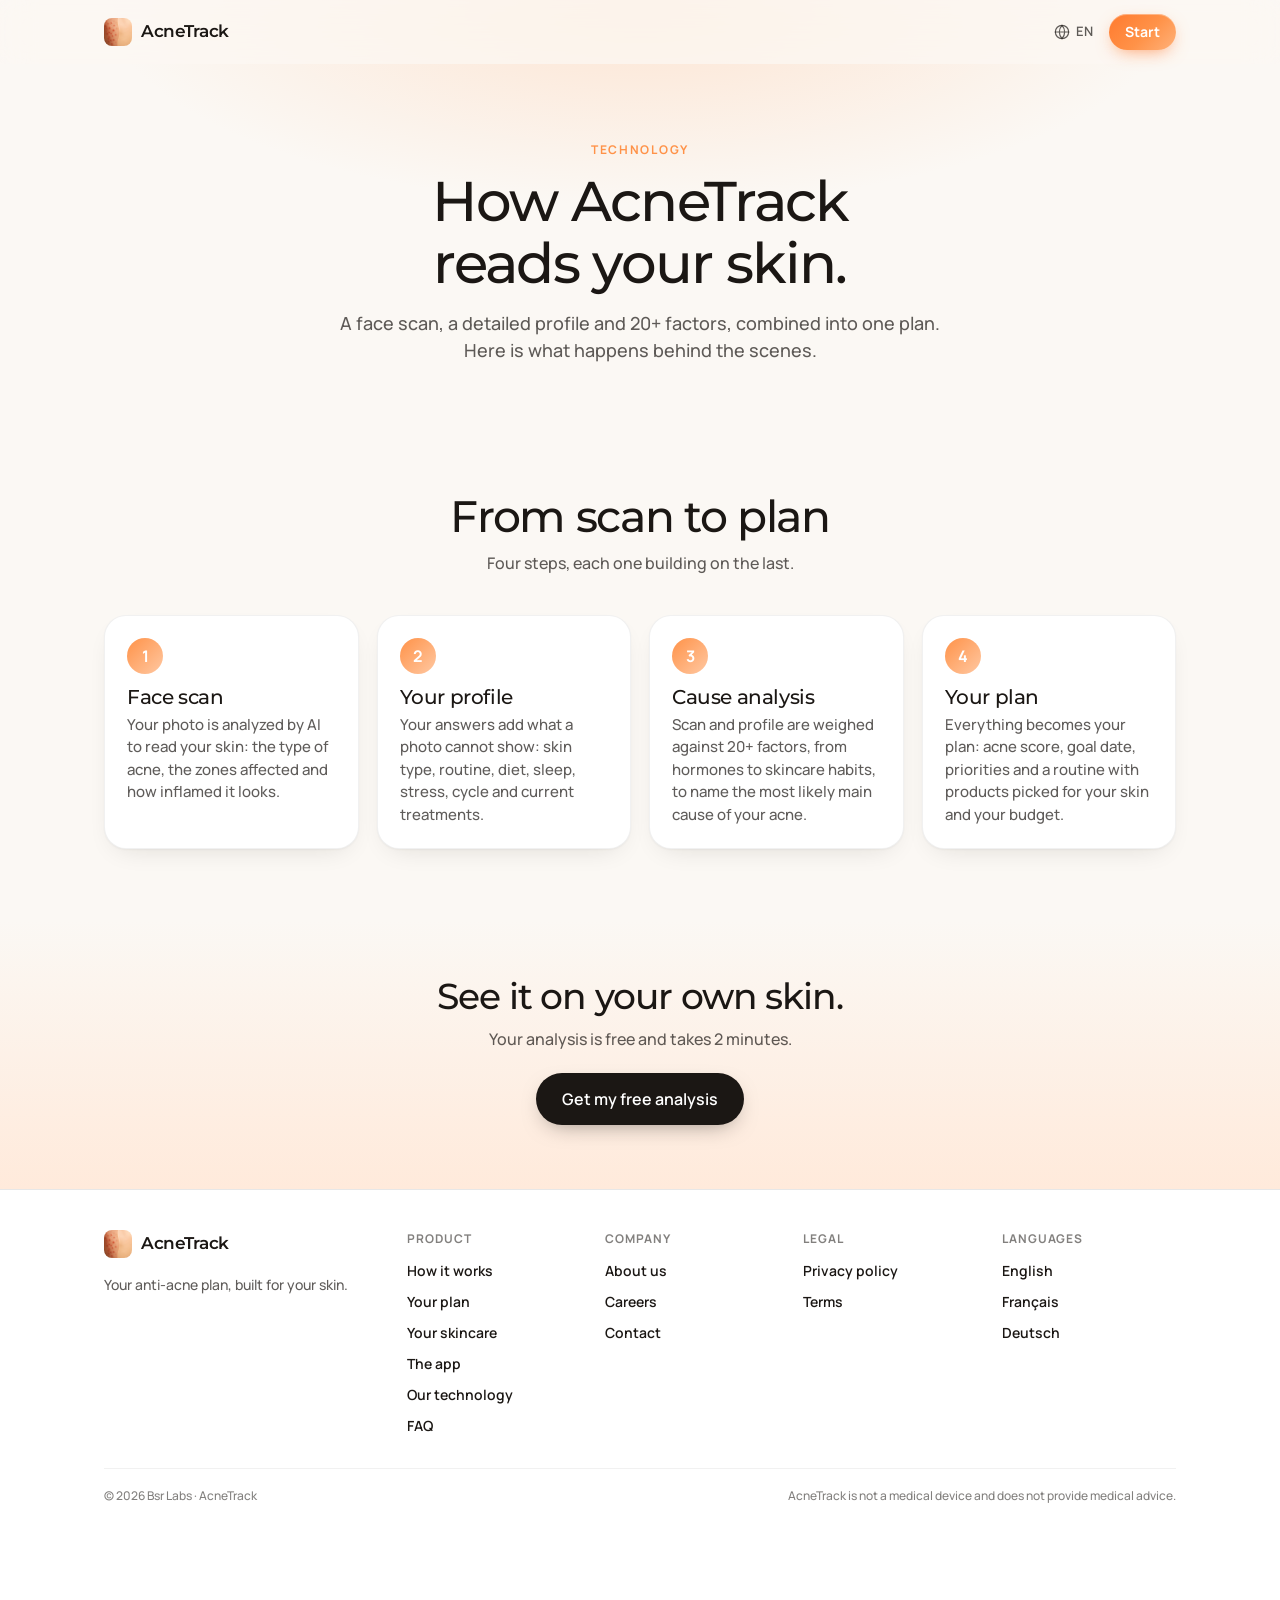
<file: technology.html>
<!DOCTYPE html>
<html lang="en">
<head>
  <meta charset="UTF-8">
  <meta name="viewport" content="width=device-width, initial-scale=1.0, viewport-fit=cover">

  <title>Our technology | AcneTrack</title>
  <meta name="description" content="How AcneTrack analyzes your skin: a face scan, a detailed profile and 20+ factors, with certified medical software and AcneTrack&#x27;s own AI.">
  <link rel="canonical" href="https://acne-track.com/technology.html">
  <meta name="robots" content="index, follow, max-image-preview:large">
  <meta name="author" content="Bsr Labs">
  <meta name="theme-color" content="#FBF8F4">
  <link rel="alternate" hreflang="en" href="https://acne-track.com/technology.html">
  <link rel="alternate" hreflang="fr" href="https://acne-track.com/technology.html?lang=fr">
  <link rel="alternate" hreflang="de" href="https://acne-track.com/technology.html?lang=de">
  <link rel="alternate" hreflang="x-default" href="https://acne-track.com/technology.html">

  <meta property="og:type" content="website">
  <meta property="og:url" content="https://acne-track.com/technology.html">
  <meta property="og:title" content="Our technology | AcneTrack">
  <meta property="og:description" content="How AcneTrack analyzes your skin: a face scan, a detailed profile and 20+ factors, with certified medical software and AcneTrack&#x27;s own AI.">
  <meta property="og:site_name" content="AcneTrack">
  <meta property="og:image" content="https://acne-track.com/assets/og-image.jpg?v=2">
  <meta name="twitter:card" content="summary_large_image">

  <link rel="icon" type="image/png" sizes="32x32" href="assets/favicon-32.png">
  <link rel="icon" type="image/png" sizes="512x512" href="assets/favicon-512.png">
  <link rel="apple-touch-icon" href="assets/favicon-512.png">

  <script type="application/ld+json">
  { "@context": "https://schema.org", "@type": "WebPage", "name": "Our technology | AcneTrack", "url": "https://acne-track.com/technology.html", "isPartOf": { "@type": "WebSite", "@id": "https://acne-track.com/#website" }, "publisher": { "@type": "Organization", "@id": "https://acne-track.com/#organization", "name": "Bsr Labs" } }
  </script>

  <link rel="preconnect" href="https://fonts.googleapis.com">
  <link rel="preconnect" href="https://fonts.gstatic.com" crossorigin>
  <link rel="stylesheet" href="https://fonts.googleapis.com/css2?family=Montserrat:wght@400;500;600&family=Manrope:wght@400;500;600;700&display=swap">
  <link rel="stylesheet" href="site.css?v=27">
</head>
<body data-page="tech">

<nav class="nav" id="nav" aria-label="Main navigation">
  <div class="wrap">
    <a href="/" class="brand"><img src="assets/Logo_Acnetrack.webp" alt="" width="28" height="28">AcneTrack</a>
    <div class="nav-right">
      <div class="lang">
        <button class="lang-btn" id="langBtn" aria-haspopup="true" aria-expanded="false" aria-label="Language">
          <svg viewBox="0 0 24 24" fill="none" stroke="currentColor" stroke-width="1.8" stroke-linecap="round" stroke-linejoin="round" aria-hidden="true"><circle cx="12" cy="12" r="10"/><path d="M2 12h20M12 2a15 15 0 0 1 4 10 15 15 0 0 1-4 10 15 15 0 0 1-4-10 15 15 0 0 1 4-10z"/></svg>
          <span id="langLabel">EN</span>
        </button>
        <div class="lang-menu" id="langMenu" role="menu">
          <button data-lang="en" role="menuitem">English</button>
          <button data-lang="fr" role="menuitem">Français</button>
          <button data-lang="de" role="menuitem">Deutsch</button>
        </div>
      </div>
      <a class="btn btn-sm btn-glow cta" href="/#download" data-i18n="nav.cta">Start</a>
    </div>
  </div>
</nav>

<main>

<header class="phead">
  <div class="wrap">
    <span class="eyebrow" data-i18n="tech.eyebrow">Technology</span>
    <h1 data-i18n="tech.h1">How AcneTrack reads your skin.</h1>
    <p class="lead" data-i18n="tech.lead">A face scan, a detailed profile and 20+ factors, combined into one plan. Here is what happens behind the scenes.</p>
  </div>
</header>

<section class="sec psec ">
  <div class="wrap">
    <div class="sec-head rv"><h2 data-i18n="tech.flow.h">From scan to plan</h2><p data-i18n="tech.flow.p">Four steps, each one building on the last.</p></div>
    <ol class="psteps">
      <li class="pstep rv d0"><i class="pnum">1</i><h3 data-i18n="tech.s1.h">Face scan</h3><p data-i18n="tech.s1.p">Your photo is analyzed by AI to read your skin: the type of acne, the zones affected and how inflamed it looks.</p></li>
      <li class="pstep rv d1"><i class="pnum">2</i><h3 data-i18n="tech.s2.h">Your profile</h3><p data-i18n="tech.s2.p">Your answers add what a photo cannot show: skin type, routine, diet, sleep, stress, cycle and current treatments.</p></li>
      <li class="pstep rv d2"><i class="pnum">3</i><h3 data-i18n="tech.s3.h">Cause analysis</h3><p data-i18n="tech.s3.p">Scan and profile are weighed against 20+ factors, from hormones to skincare habits, to name the most likely main cause of your acne.</p></li>
      <li class="pstep rv d0"><i class="pnum">4</i><h3 data-i18n="tech.s4.h">Your plan</h3><p data-i18n="tech.s4.p">Everything becomes your plan: acne score, goal date, priorities and a routine with products picked for your skin and your budget.</p></li>
    </ol>
  </div>
</section>

<section class="sec pcta">
  <div class="wrap rv">
    <h2 data-i18n="tech.cta.h">See it on your own skin.</h2>
    <p data-i18n="tech.cta.p">Your analysis is free and takes 2 minutes.</p>
    <div class="hero-cta"><a class="btn btn-dark cta" href="/#download"><span data-i18n="tech.cta.btn">Get my free analysis</span></a></div>
  </div>
</section>

</main>

<footer>
  <div class="wrap">
    <div class="foot">
      <div class="foot-brand">
        <a href="/" class="brand"><img src="assets/Logo_Acnetrack.webp" alt="" width="28" height="28">AcneTrack</a>
        <p class="about" data-i18n="foot.about">Your anti-acne plan, built for your skin.</p>
      </div>
      <div><h5 data-i18n="foot.product">Product</h5><ul><li><a href="/#how" data-i18n="nav.how">How it works</a></li><li><a href="/#plan" data-i18n="plan.eyebrow">Your plan</a></li><li><a href="/#skincare" data-i18n="skin.eyebrow">Your skincare</a></li><li><a href="/#tools" data-i18n="nav.tools">The app</a></li><li><a href="technology.html" data-i18n="foot.techpage">Our technology</a></li><li><a href="/#faq" data-i18n="nav.faq">FAQ</a></li></ul></div>
      <div><h5 data-i18n="foot.company">Company</h5><ul><li><a href="about.html" data-i18n="foot.aboutpage">About us</a></li><li><a href="careers.html" data-i18n="foot.careers">Careers</a></li><li><a href="mailto:contact@acne-track.com" data-i18n="foot.contact">Contact</a></li></ul></div>
      <div><h5 data-i18n="foot.legal">Legal</h5><ul><li><a href="privacy.html" data-i18n="foot.privacy">Privacy policy</a></li><li><a href="terms.html" data-i18n="foot.terms">Terms</a></li></ul></div>
      <div><h5 data-i18n="foot.languages">Languages</h5><ul><li><button type="button" data-lang="en">English</button></li><li><button type="button" data-lang="fr">Français</button></li><li><button type="button" data-lang="de">Deutsch</button></li></ul></div>
    </div>
    <div class="foot-bottom">
      <span>© 2026 Bsr Labs · AcneTrack</span>
      <span data-i18n="foot.disc">AcneTrack is not a medical device and does not provide medical advice.</span>
    </div>
  </div>
</footer>

<script src="i18n.js?v=24"></script>
<script src="i18n-pages.js?v=24"></script>
<script src="site.js?v=23" defer></script>
</body>
</html>
</file>
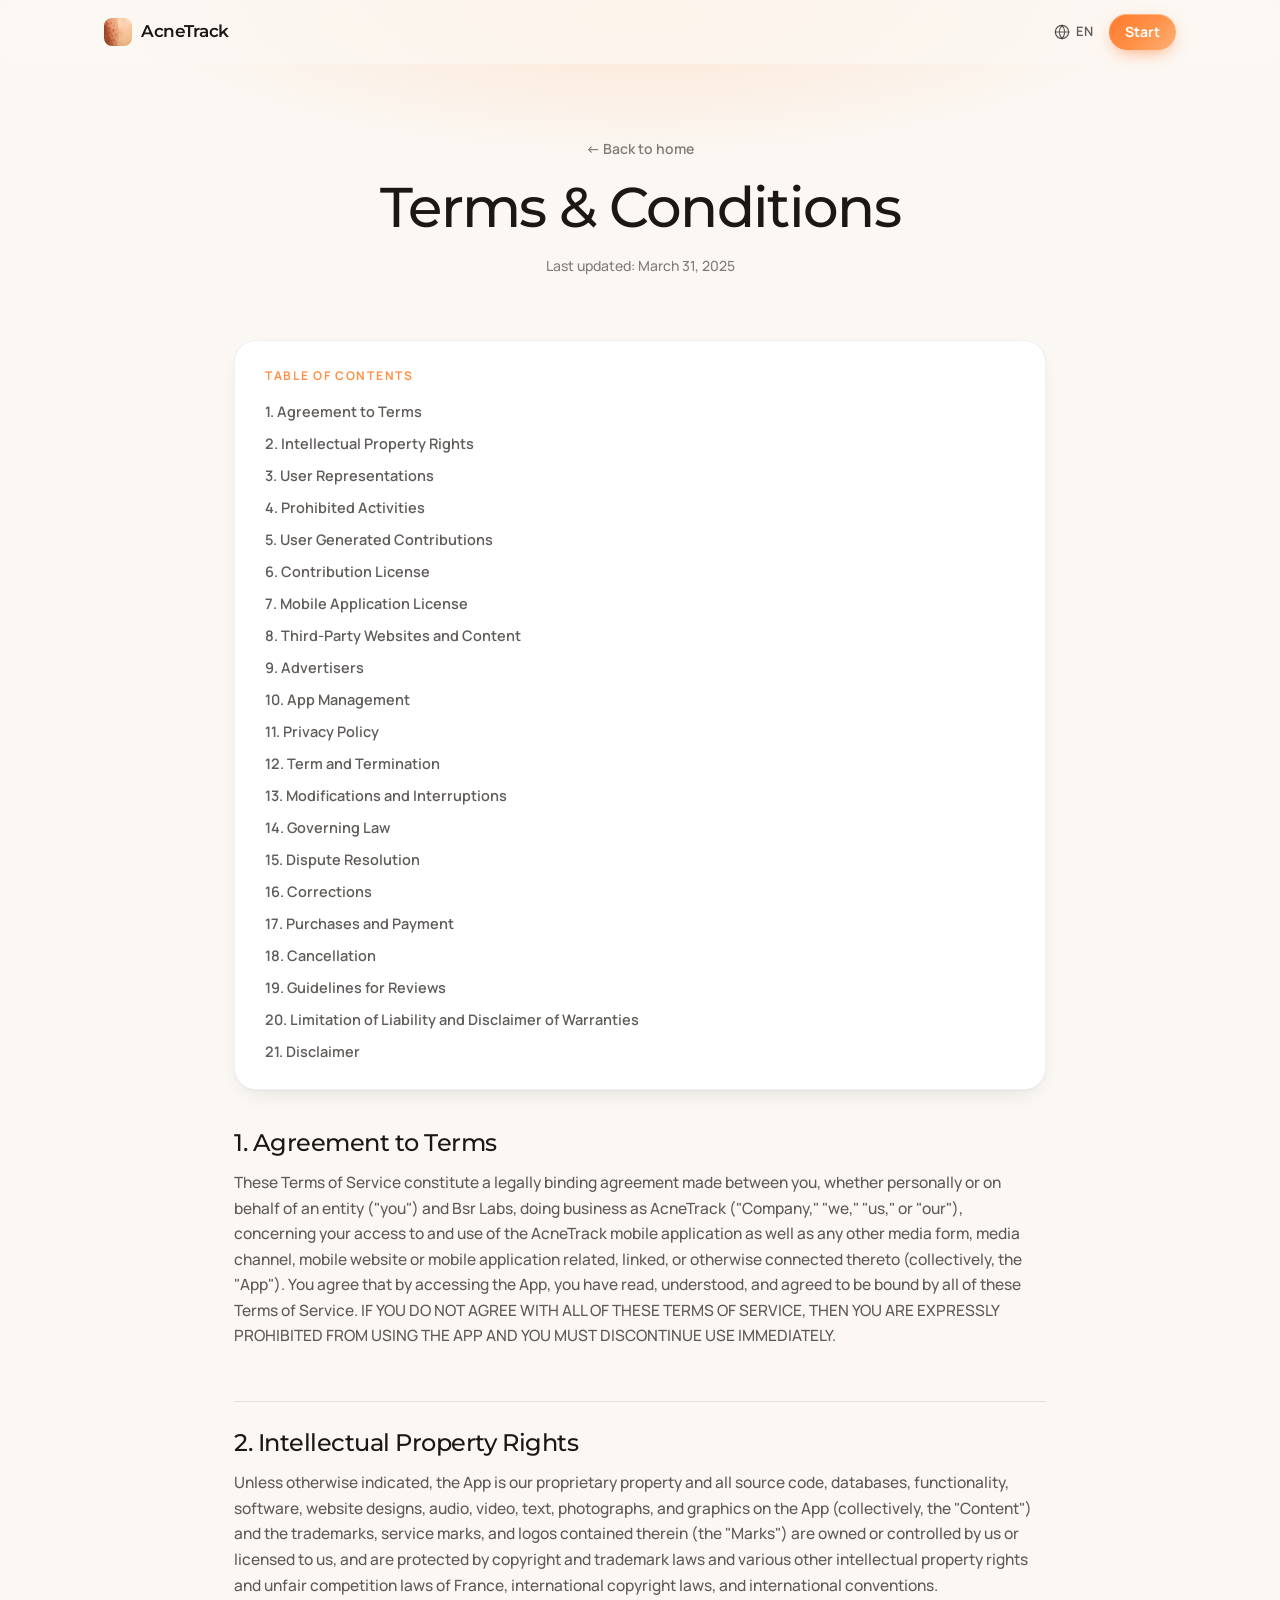
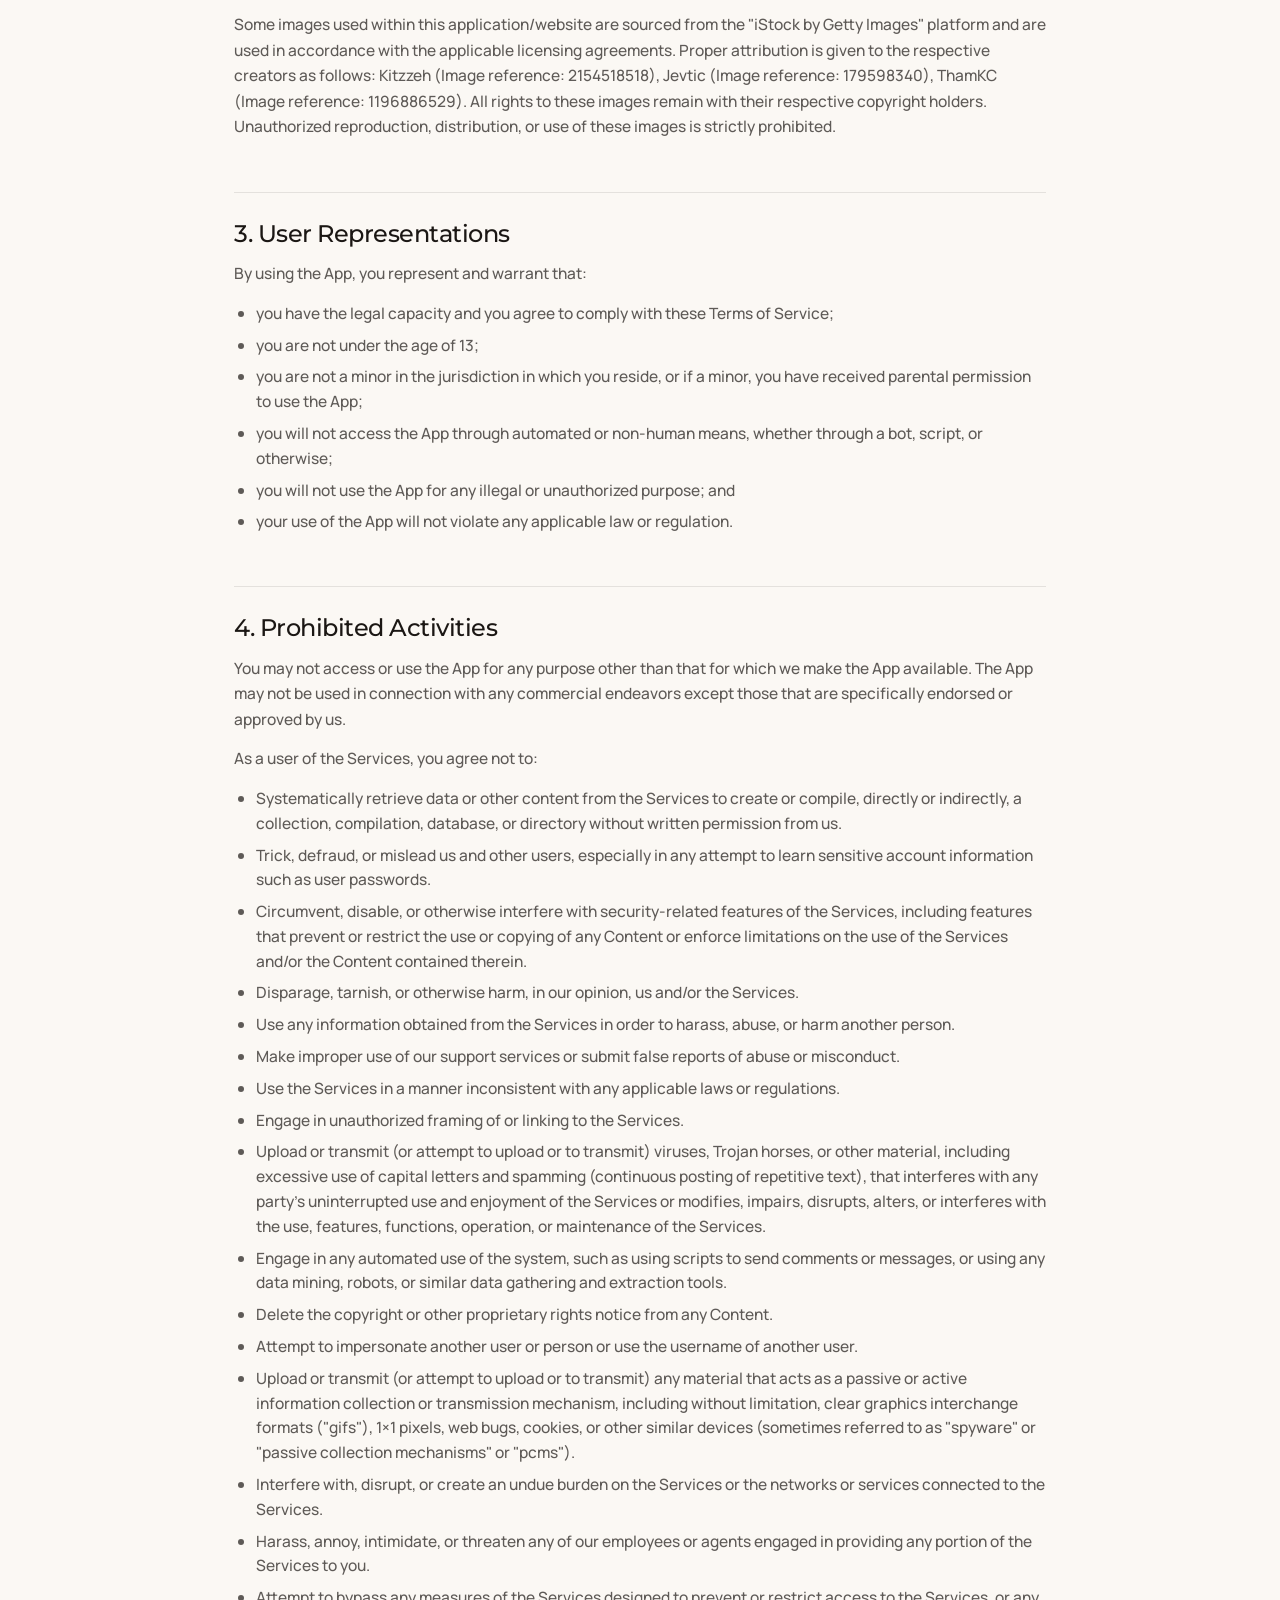
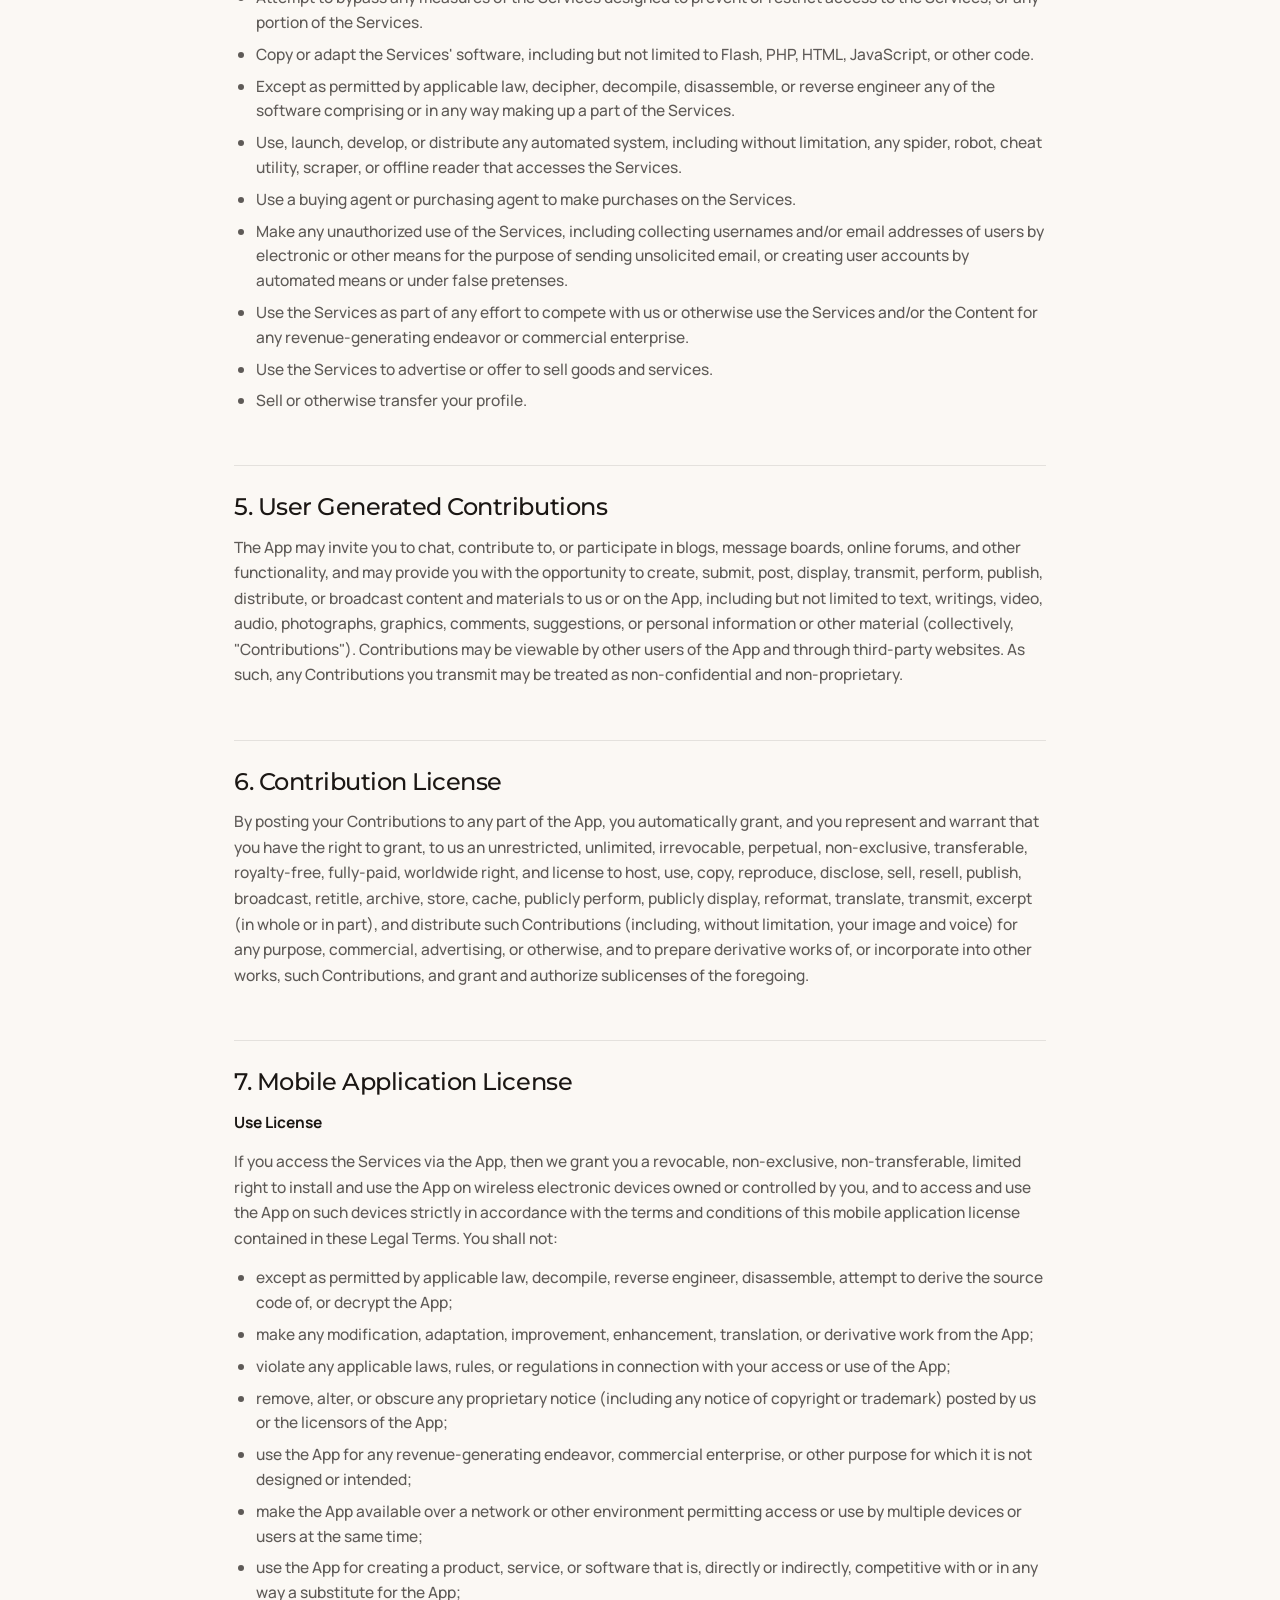
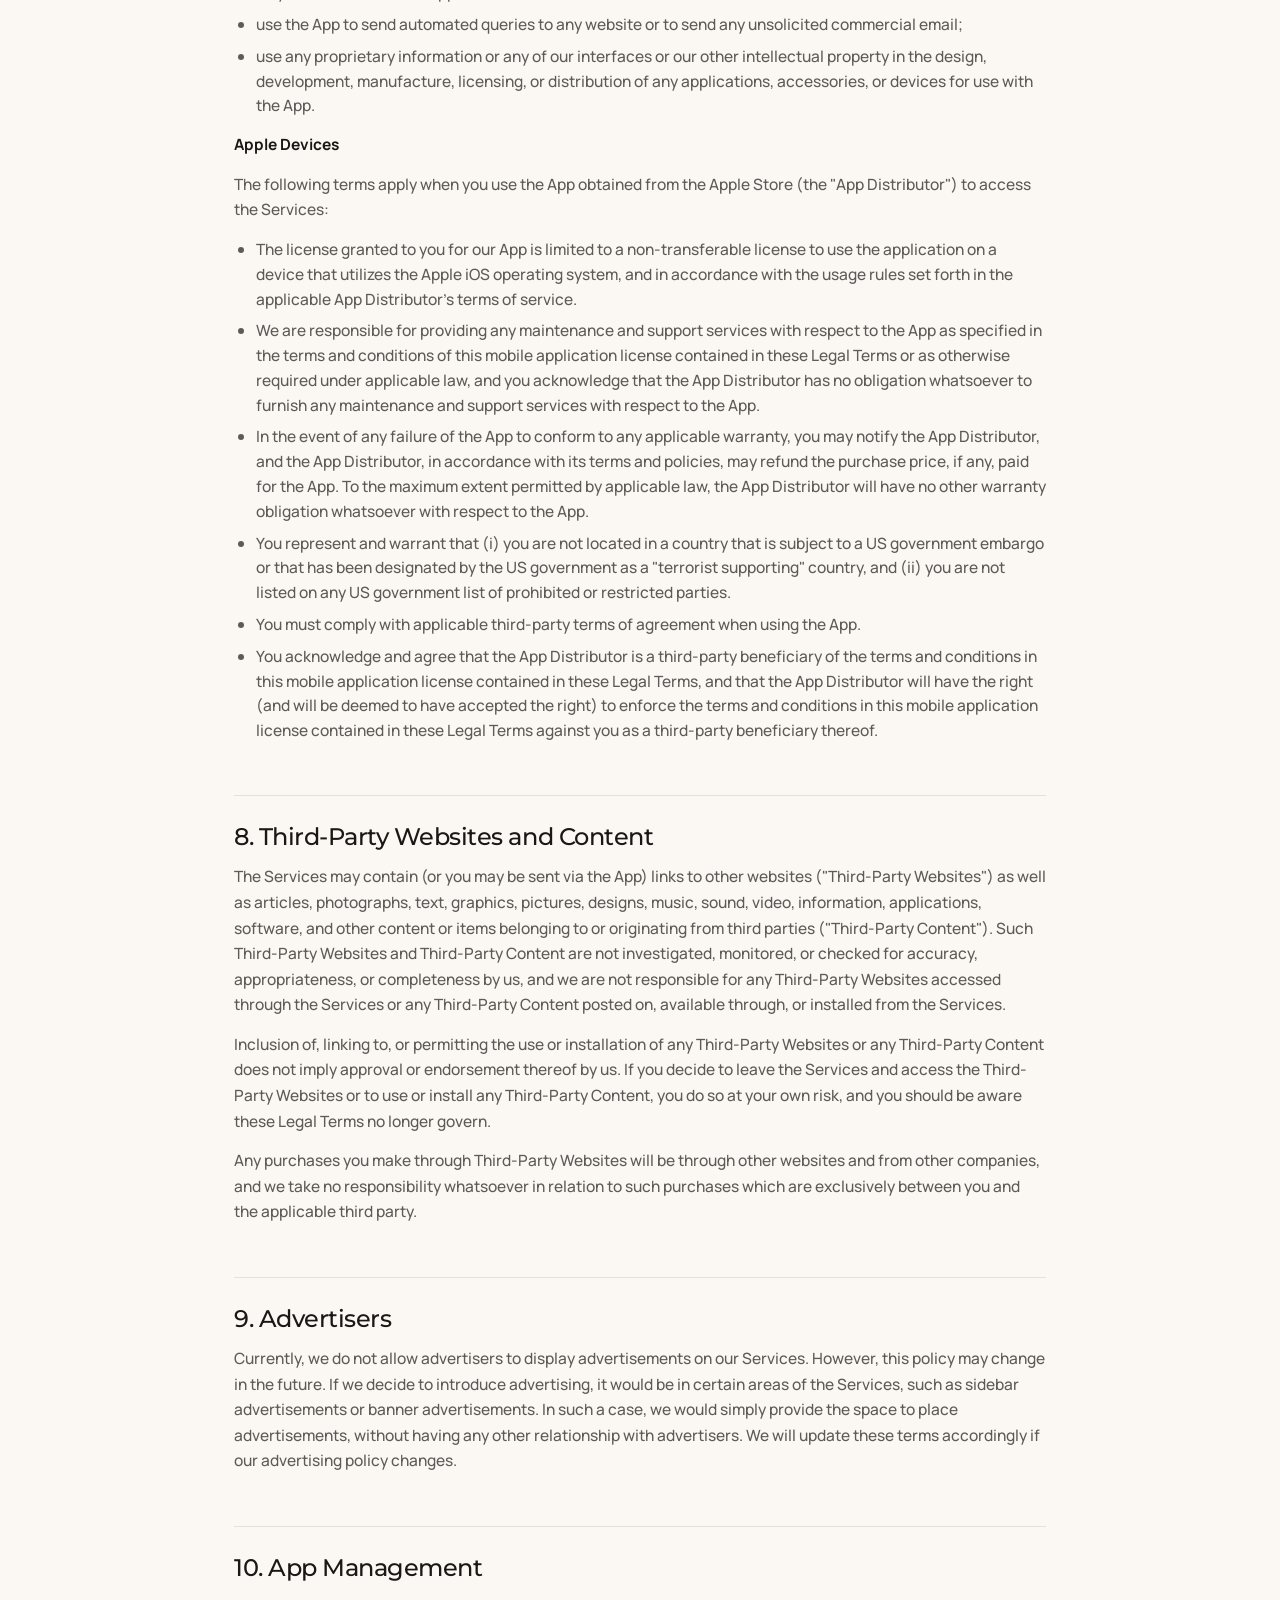
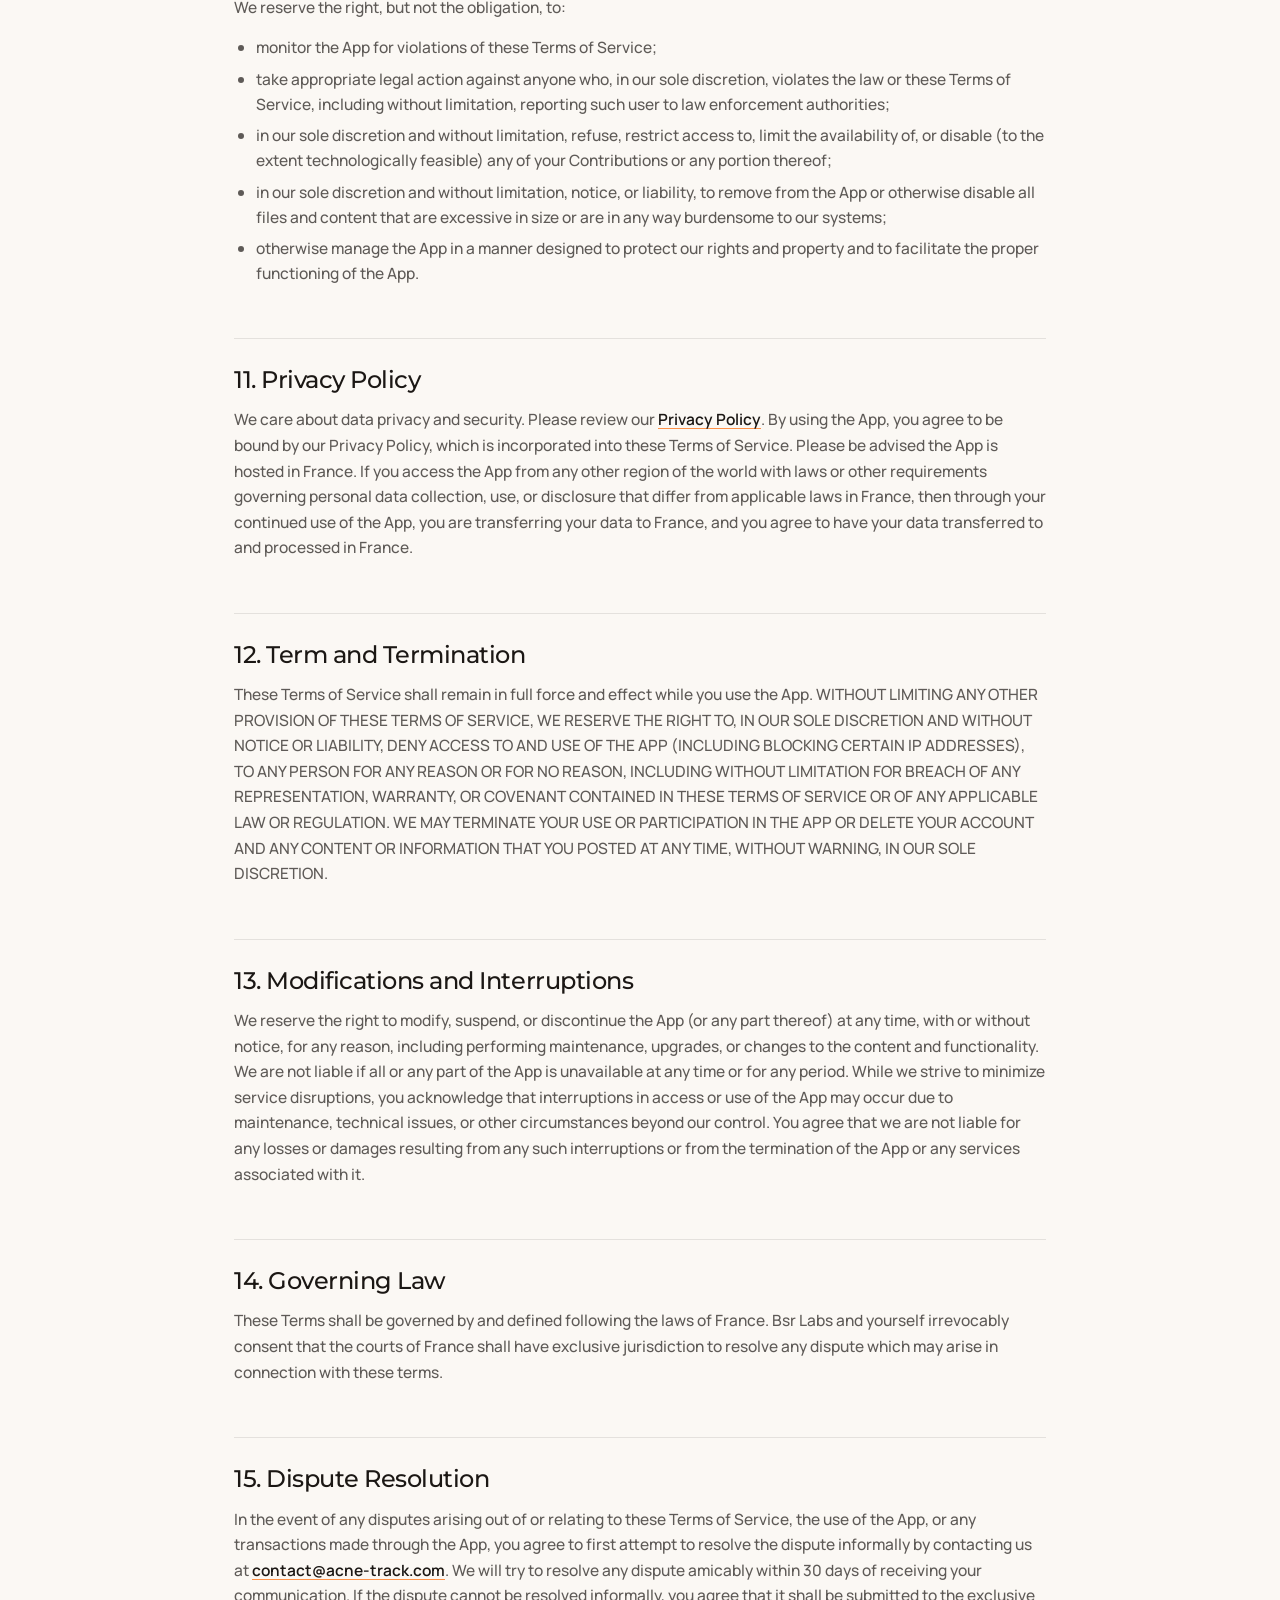
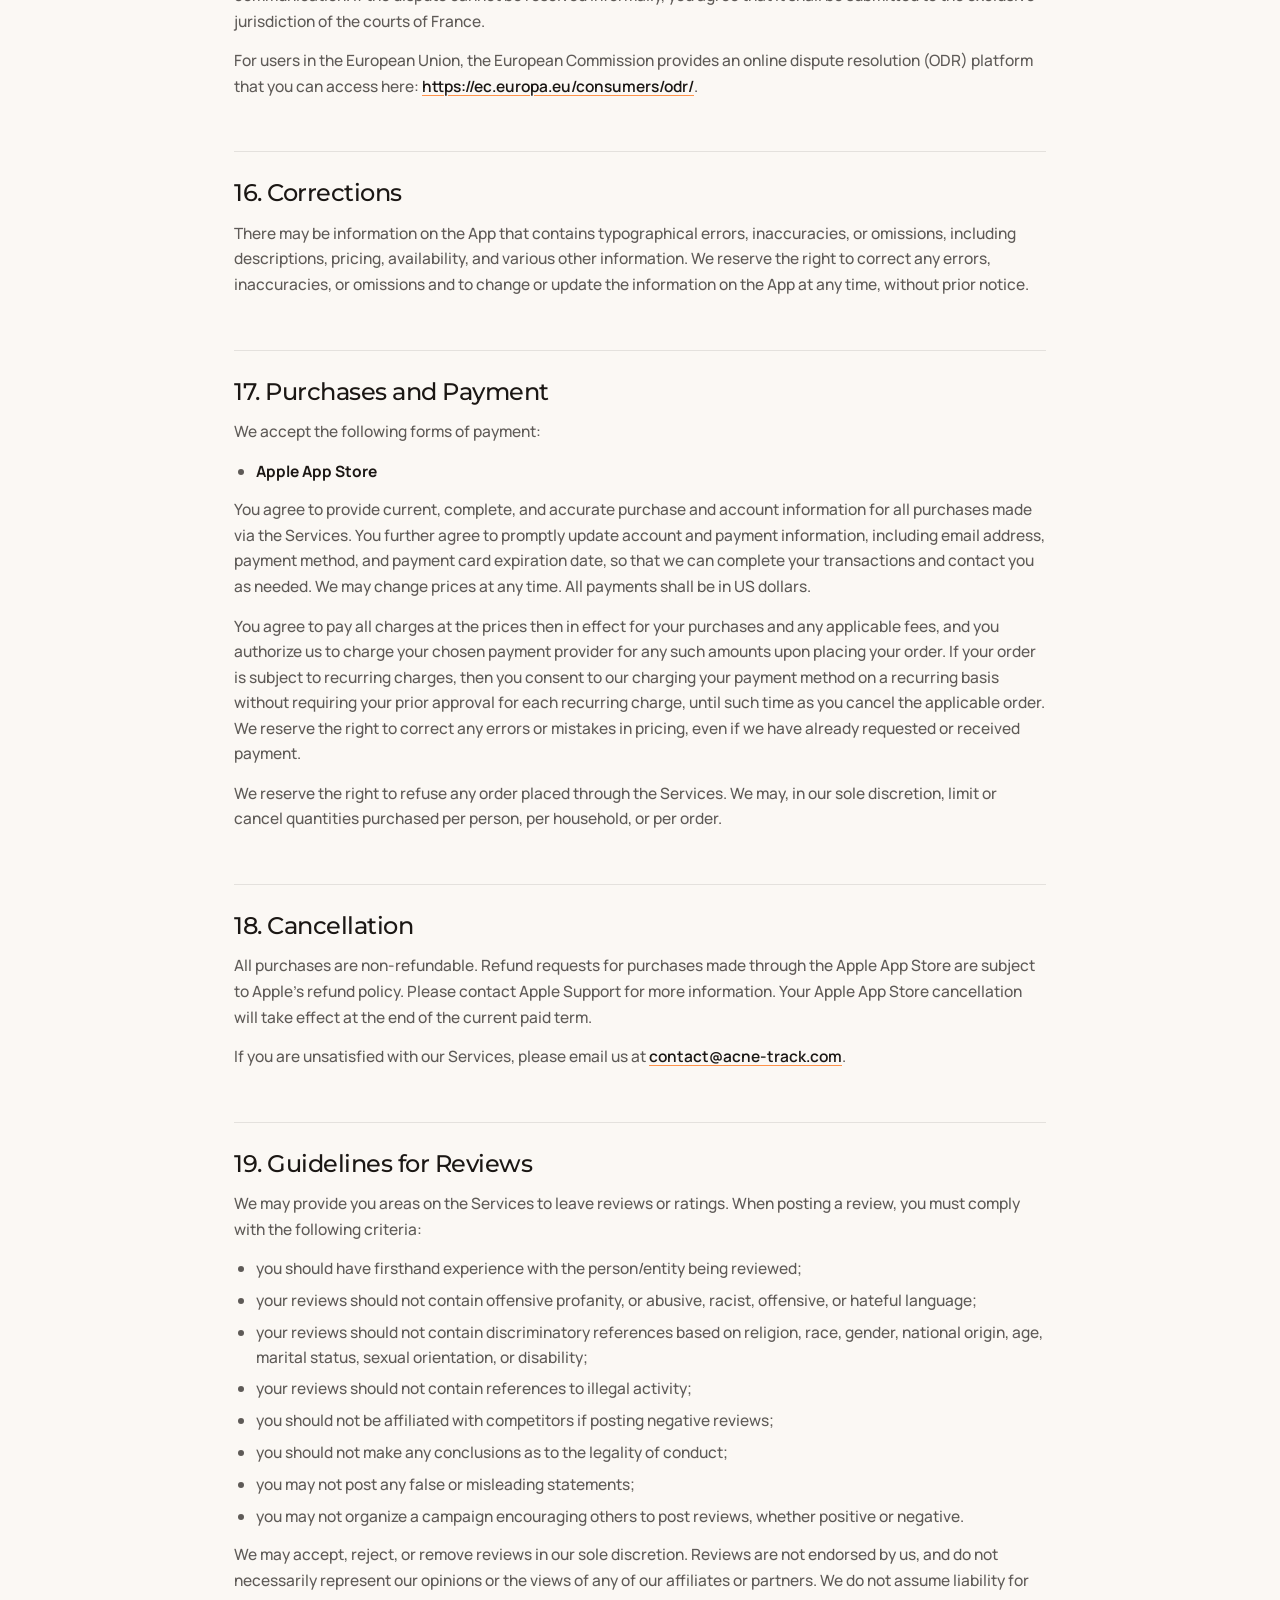
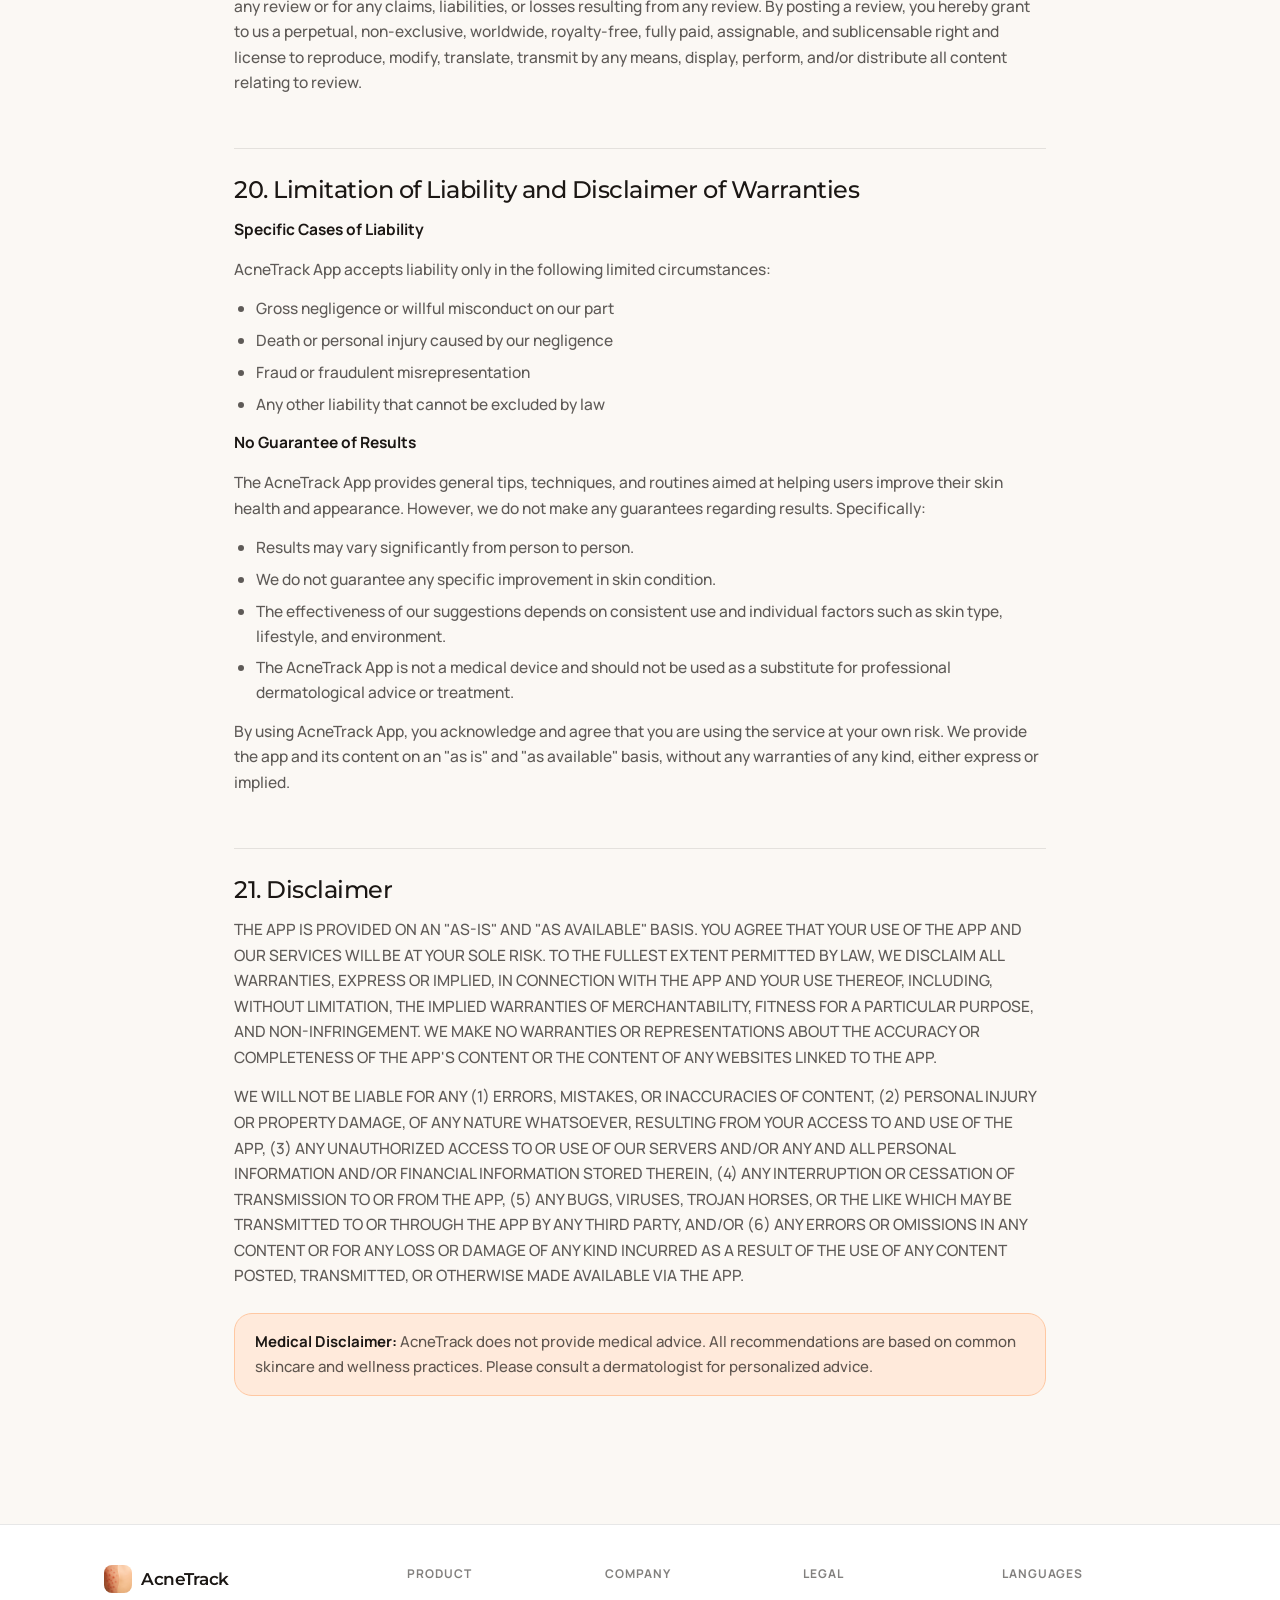
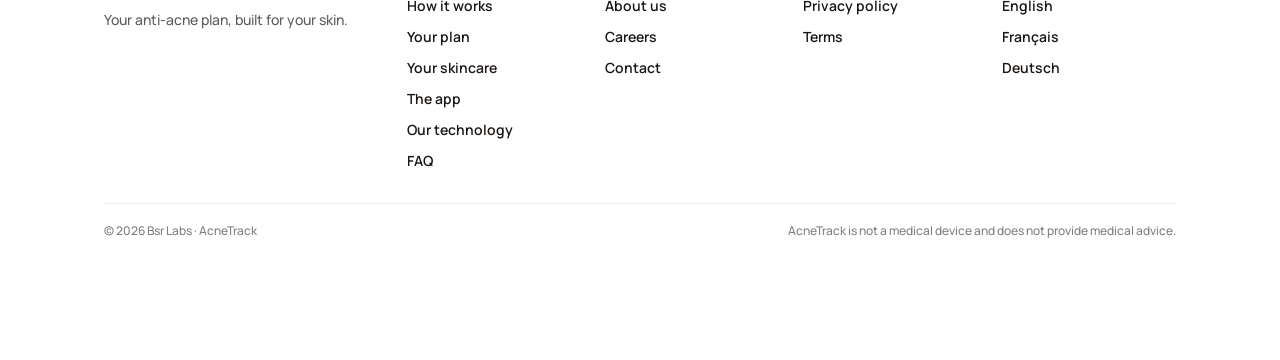
<file: terms.html>
<!DOCTYPE html>
<html lang="en">
<head>
  <meta charset="UTF-8">
  <meta name="viewport" content="width=device-width, initial-scale=1.0">

  <title>Terms &amp; Conditions — AcneTrack</title>
  <meta name="description" content="The terms of service governing your use of the AcneTrack app, including subscriptions, billing, acceptable use and medical disclaimers.">
  <link rel="canonical" href="https://acne-track.com/terms.html">
  <meta name="robots" content="index, follow, max-image-preview:large">
  <meta name="theme-color" content="#FBF8F4">

  <!-- Open Graph -->
  <meta property="og:type" content="website">
  <meta property="og:url" content="https://acne-track.com/terms.html">
  <meta property="og:title" content="Terms &amp; Conditions — AcneTrack">
  <meta property="og:description" content="The terms of service governing your use of the AcneTrack app, including subscriptions, billing and medical disclaimers.">
  <meta property="og:site_name" content="AcneTrack">
  <meta property="og:locale" content="en_US">
  <meta property="og:image" content="https://acne-track.com/assets/og-image.jpg">
  <meta property="og:image:width" content="1200">
  <meta property="og:image:height" content="630">
  <meta name="twitter:card" content="summary_large_image">
  <meta name="twitter:image" content="https://acne-track.com/assets/og-image.jpg">

  <!-- Icons -->
  <link rel="icon" type="image/png" sizes="32x32" href="assets/favicon-32.png">
  <link rel="icon" type="image/png" sizes="512x512" href="assets/favicon-512.png">
  <link rel="apple-touch-icon" href="assets/favicon-512.png">

  <!-- Structured data -->
  <script type="application/ld+json">
  {
    "@context": "https://schema.org",
    "@type": "WebPage",
    "name": "Terms & Conditions",
    "url": "https://acne-track.com/terms.html",
    "inLanguage": "en",
    "isPartOf": { "@type": "WebSite", "@id": "https://acne-track.com/#website" },
    "publisher": { "@type": "Organization", "@id": "https://acne-track.com/#organization" },
    "breadcrumb": {
      "@type": "BreadcrumbList",
      "itemListElement": [
        { "@type": "ListItem", "position": 1, "name": "Home", "item": "https://acne-track.com/" },
        { "@type": "ListItem", "position": 2, "name": "Terms & Conditions" }
      ]
    }
  }
  </script>

  <!-- Fonts -->
  <link rel="preconnect" href="https://fonts.googleapis.com">
  <link rel="preconnect" href="https://fonts.gstatic.com" crossorigin>
  <link rel="stylesheet" href="https://fonts.googleapis.com/css2?family=Montserrat:wght@500;600;700;800;900&family=Manrope:wght@400;500;600;700&display=swap" media="print" onload="this.media='all'">
  <noscript><link rel="stylesheet" href="https://fonts.googleapis.com/css2?family=Montserrat:wght@500;600;700;800;900&family=Manrope:wght@400;500;600;700&display=swap"></noscript>

  <link rel="stylesheet" href="site.css?v=27">
  <link rel="stylesheet" href="legal.css?v=1">
</head>
<body data-page="terms">

<!-- ─── Navigation ─── -->
<nav class="nav" id="nav" aria-label="Main navigation">
  <div class="wrap">
    <a href="/" class="brand"><img src="assets/Logo_Acnetrack.webp" alt="" width="28" height="28">AcneTrack</a>
    <div class="nav-right">
      <div class="lang">
        <button class="lang-btn" id="langBtn" aria-haspopup="true" aria-expanded="false" aria-label="Language">
          <svg viewBox="0 0 24 24" fill="none" stroke="currentColor" stroke-width="1.8" stroke-linecap="round" stroke-linejoin="round" aria-hidden="true"><circle cx="12" cy="12" r="10"/><path d="M2 12h20M12 2a15 15 0 0 1 4 10 15 15 0 0 1-4 10 15 15 0 0 1-4-10 15 15 0 0 1 4-10z"/></svg>
          <span id="langLabel">EN</span>
        </button>
        <div class="lang-menu" id="langMenu" role="menu">
          <button data-lang="en" role="menuitem">English</button>
          <button data-lang="fr" role="menuitem">Français</button>
          <button data-lang="de" role="menuitem">Deutsch</button>
        </div>
      </div>
      <a class="btn btn-sm btn-glow cta" href="/#download" data-i18n="nav.cta">Start</a>
    </div>
  </div>
</nav>

<!-- ─── Page Header ─── -->
<header class="phead">
  <div class="wrap">
    <a href="/" class="back-link" aria-label="Back to home">← Back to home</a>
    <h1>Terms &amp; Conditions</h1>
    <p class="meta">Last updated: March 31, 2025</p>
  </div>
</header>

<!-- ─── Content ─── -->
<main class="legal-layout">

  <!-- Table of Contents -->
  <nav class="toc" aria-label="Table of contents">
    <p class="toc-heading">Table of Contents</p>
    <ul>
      <li><a href="#agreement-to-terms">1. Agreement to Terms</a></li>
      <li><a href="#intellectual-property-rights">2. Intellectual Property Rights</a></li>
      <li><a href="#user-representations">3. User Representations</a></li>
      <li><a href="#prohibited-activities">4. Prohibited Activities</a></li>
      <li><a href="#user-generated-contributions">5. User Generated Contributions</a></li>
      <li><a href="#contribution-license">6. Contribution License</a></li>
      <li><a href="#mobile-application-license">7. Mobile Application License</a></li>
      <li><a href="#third-party-websites">8. Third-Party Websites and Content</a></li>
      <li><a href="#advertisers">9. Advertisers</a></li>
      <li><a href="#app-management">10. App Management</a></li>
      <li><a href="#privacy-policy">11. Privacy Policy</a></li>
      <li><a href="#term-termination">12. Term and Termination</a></li>
      <li><a href="#modifications-interruptions">13. Modifications and Interruptions</a></li>
      <li><a href="#governing-law">14. Governing Law</a></li>
      <li><a href="#dispute-resolution">15. Dispute Resolution</a></li>
      <li><a href="#corrections">16. Corrections</a></li>
      <li><a href="#purchases-payment">17. Purchases and Payment</a></li>
      <li><a href="#cancellation">18. Cancellation</a></li>
      <li><a href="#guidelines-reviews">19. Guidelines for Reviews</a></li>
      <li><a href="#limitation-liability">20. Limitation of Liability and Disclaimer of Warranties</a></li>
      <li><a href="#disclaimer">21. Disclaimer</a></li>
    </ul>
  </nav>

  <!-- Content Sections -->
  <div class="legal-content">

    <h2 id="agreement-to-terms">1. Agreement to Terms</h2>
    <p>These Terms of Service constitute a legally binding agreement made between you, whether personally or on behalf of an entity ("you") and Bsr Labs, doing business as AcneTrack ("Company," "we," "us," or "our"), concerning your access to and use of the AcneTrack mobile application as well as any other media form, media channel, mobile website or mobile application related, linked, or otherwise connected thereto (collectively, the "App"). You agree that by accessing the App, you have read, understood, and agreed to be bound by all of these Terms of Service. IF YOU DO NOT AGREE WITH ALL OF THESE TERMS OF SERVICE, THEN YOU ARE EXPRESSLY PROHIBITED FROM USING THE APP AND YOU MUST DISCONTINUE USE IMMEDIATELY.</p>


    <h2 id="intellectual-property-rights">2. Intellectual Property Rights</h2>
    <p>Unless otherwise indicated, the App is our proprietary property and all source code, databases, functionality, software, website designs, audio, video, text, photographs, and graphics on the App (collectively, the "Content") and the trademarks, service marks, and logos contained therein (the "Marks") are owned or controlled by us or licensed to us, and are protected by copyright and trademark laws and various other intellectual property rights and unfair competition laws of France, international copyright laws, and international conventions.</p>
    <p>Some images used within this application/website are sourced from the "iStock by Getty Images" platform and are used in accordance with the applicable licensing agreements. Proper attribution is given to the respective creators as follows: Kitzzeh (Image reference: 2154518518), Jevtic (Image reference: 179598340), ThamKC (Image reference: 1196886529). All rights to these images remain with their respective copyright holders. Unauthorized reproduction, distribution, or use of these images is strictly prohibited.</p>


    <h2 id="user-representations">3. User Representations</h2>
    <p>By using the App, you represent and warrant that:</p>
    <ul>
      <li>you have the legal capacity and you agree to comply with these Terms of Service;</li>
      <li>you are not under the age of 13;</li>
      <li>you are not a minor in the jurisdiction in which you reside, or if a minor, you have received parental permission to use the App;</li>
      <li>you will not access the App through automated or non-human means, whether through a bot, script, or otherwise;</li>
      <li>you will not use the App for any illegal or unauthorized purpose; and</li>
      <li>your use of the App will not violate any applicable law or regulation.</li>
    </ul>


    <h2 id="prohibited-activities">4. Prohibited Activities</h2>
    <p>You may not access or use the App for any purpose other than that for which we make the App available. The App may not be used in connection with any commercial endeavors except those that are specifically endorsed or approved by us.</p>
    <p>As a user of the Services, you agree not to:</p>
    <ul>
      <li>Systematically retrieve data or other content from the Services to create or compile, directly or indirectly, a collection, compilation, database, or directory without written permission from us.</li>
      <li>Trick, defraud, or mislead us and other users, especially in any attempt to learn sensitive account information such as user passwords.</li>
      <li>Circumvent, disable, or otherwise interfere with security-related features of the Services, including features that prevent or restrict the use or copying of any Content or enforce limitations on the use of the Services and/or the Content contained therein.</li>
      <li>Disparage, tarnish, or otherwise harm, in our opinion, us and/or the Services.</li>
      <li>Use any information obtained from the Services in order to harass, abuse, or harm another person.</li>
      <li>Make improper use of our support services or submit false reports of abuse or misconduct.</li>
      <li>Use the Services in a manner inconsistent with any applicable laws or regulations.</li>
      <li>Engage in unauthorized framing of or linking to the Services.</li>
      <li>Upload or transmit (or attempt to upload or to transmit) viruses, Trojan horses, or other material, including excessive use of capital letters and spamming (continuous posting of repetitive text), that interferes with any party's uninterrupted use and enjoyment of the Services or modifies, impairs, disrupts, alters, or interferes with the use, features, functions, operation, or maintenance of the Services.</li>
      <li>Engage in any automated use of the system, such as using scripts to send comments or messages, or using any data mining, robots, or similar data gathering and extraction tools.</li>
      <li>Delete the copyright or other proprietary rights notice from any Content.</li>
      <li>Attempt to impersonate another user or person or use the username of another user.</li>
      <li>Upload or transmit (or attempt to upload or to transmit) any material that acts as a passive or active information collection or transmission mechanism, including without limitation, clear graphics interchange formats ("gifs"), 1×1 pixels, web bugs, cookies, or other similar devices (sometimes referred to as "spyware" or "passive collection mechanisms" or "pcms").</li>
      <li>Interfere with, disrupt, or create an undue burden on the Services or the networks or services connected to the Services.</li>
      <li>Harass, annoy, intimidate, or threaten any of our employees or agents engaged in providing any portion of the Services to you.</li>
      <li>Attempt to bypass any measures of the Services designed to prevent or restrict access to the Services, or any portion of the Services.</li>
      <li>Copy or adapt the Services' software, including but not limited to Flash, PHP, HTML, JavaScript, or other code.</li>
      <li>Except as permitted by applicable law, decipher, decompile, disassemble, or reverse engineer any of the software comprising or in any way making up a part of the Services.</li>
      <li>Use, launch, develop, or distribute any automated system, including without limitation, any spider, robot, cheat utility, scraper, or offline reader that accesses the Services.</li>
      <li>Use a buying agent or purchasing agent to make purchases on the Services.</li>
      <li>Make any unauthorized use of the Services, including collecting usernames and/or email addresses of users by electronic or other means for the purpose of sending unsolicited email, or creating user accounts by automated means or under false pretenses.</li>
      <li>Use the Services as part of any effort to compete with us or otherwise use the Services and/or the Content for any revenue-generating endeavor or commercial enterprise.</li>
      <li>Use the Services to advertise or offer to sell goods and services.</li>
      <li>Sell or otherwise transfer your profile.</li>
    </ul>


    <h2 id="user-generated-contributions">5. User Generated Contributions</h2>
    <p>The App may invite you to chat, contribute to, or participate in blogs, message boards, online forums, and other functionality, and may provide you with the opportunity to create, submit, post, display, transmit, perform, publish, distribute, or broadcast content and materials to us or on the App, including but not limited to text, writings, video, audio, photographs, graphics, comments, suggestions, or personal information or other material (collectively, "Contributions"). Contributions may be viewable by other users of the App and through third-party websites. As such, any Contributions you transmit may be treated as non-confidential and non-proprietary.</p>


    <h2 id="contribution-license">6. Contribution License</h2>
    <p>By posting your Contributions to any part of the App, you automatically grant, and you represent and warrant that you have the right to grant, to us an unrestricted, unlimited, irrevocable, perpetual, non-exclusive, transferable, royalty-free, fully-paid, worldwide right, and license to host, use, copy, reproduce, disclose, sell, resell, publish, broadcast, retitle, archive, store, cache, publicly perform, publicly display, reformat, translate, transmit, excerpt (in whole or in part), and distribute such Contributions (including, without limitation, your image and voice) for any purpose, commercial, advertising, or otherwise, and to prepare derivative works of, or incorporate into other works, such Contributions, and grant and authorize sublicenses of the foregoing.</p>


    <h2 id="mobile-application-license">7. Mobile Application License</h2>
    <p><strong>Use License</strong></p>
    <p>If you access the Services via the App, then we grant you a revocable, non-exclusive, non-transferable, limited right to install and use the App on wireless electronic devices owned or controlled by you, and to access and use the App on such devices strictly in accordance with the terms and conditions of this mobile application license contained in these Legal Terms. You shall not:</p>
    <ul>
      <li>except as permitted by applicable law, decompile, reverse engineer, disassemble, attempt to derive the source code of, or decrypt the App;</li>
      <li>make any modification, adaptation, improvement, enhancement, translation, or derivative work from the App;</li>
      <li>violate any applicable laws, rules, or regulations in connection with your access or use of the App;</li>
      <li>remove, alter, or obscure any proprietary notice (including any notice of copyright or trademark) posted by us or the licensors of the App;</li>
      <li>use the App for any revenue-generating endeavor, commercial enterprise, or other purpose for which it is not designed or intended;</li>
      <li>make the App available over a network or other environment permitting access or use by multiple devices or users at the same time;</li>
      <li>use the App for creating a product, service, or software that is, directly or indirectly, competitive with or in any way a substitute for the App;</li>
      <li>use the App to send automated queries to any website or to send any unsolicited commercial email;</li>
      <li>use any proprietary information or any of our interfaces or our other intellectual property in the design, development, manufacture, licensing, or distribution of any applications, accessories, or devices for use with the App.</li>
    </ul>

    <p><strong>Apple Devices</strong></p>
    <p>The following terms apply when you use the App obtained from the Apple Store (the "App Distributor") to access the Services:</p>
    <ul>
      <li>The license granted to you for our App is limited to a non-transferable license to use the application on a device that utilizes the Apple iOS operating system, and in accordance with the usage rules set forth in the applicable App Distributor's terms of service.</li>
      <li>We are responsible for providing any maintenance and support services with respect to the App as specified in the terms and conditions of this mobile application license contained in these Legal Terms or as otherwise required under applicable law, and you acknowledge that the App Distributor has no obligation whatsoever to furnish any maintenance and support services with respect to the App.</li>
      <li>In the event of any failure of the App to conform to any applicable warranty, you may notify the App Distributor, and the App Distributor, in accordance with its terms and policies, may refund the purchase price, if any, paid for the App. To the maximum extent permitted by applicable law, the App Distributor will have no other warranty obligation whatsoever with respect to the App.</li>
      <li>You represent and warrant that (i) you are not located in a country that is subject to a US government embargo or that has been designated by the US government as a "terrorist supporting" country, and (ii) you are not listed on any US government list of prohibited or restricted parties.</li>
      <li>You must comply with applicable third-party terms of agreement when using the App.</li>
      <li>You acknowledge and agree that the App Distributor is a third-party beneficiary of the terms and conditions in this mobile application license contained in these Legal Terms, and that the App Distributor will have the right (and will be deemed to have accepted the right) to enforce the terms and conditions in this mobile application license contained in these Legal Terms against you as a third-party beneficiary thereof.</li>
    </ul>


    <h2 id="third-party-websites">8. Third-Party Websites and Content</h2>
    <p>The Services may contain (or you may be sent via the App) links to other websites ("Third-Party Websites") as well as articles, photographs, text, graphics, pictures, designs, music, sound, video, information, applications, software, and other content or items belonging to or originating from third parties ("Third-Party Content"). Such Third-Party Websites and Third-Party Content are not investigated, monitored, or checked for accuracy, appropriateness, or completeness by us, and we are not responsible for any Third-Party Websites accessed through the Services or any Third-Party Content posted on, available through, or installed from the Services.</p>
    <p>Inclusion of, linking to, or permitting the use or installation of any Third-Party Websites or any Third-Party Content does not imply approval or endorsement thereof by us. If you decide to leave the Services and access the Third-Party Websites or to use or install any Third-Party Content, you do so at your own risk, and you should be aware these Legal Terms no longer govern.</p>
    <p>Any purchases you make through Third-Party Websites will be through other websites and from other companies, and we take no responsibility whatsoever in relation to such purchases which are exclusively between you and the applicable third party.</p>


    <h2 id="advertisers">9. Advertisers</h2>
    <p>Currently, we do not allow advertisers to display advertisements on our Services. However, this policy may change in the future. If we decide to introduce advertising, it would be in certain areas of the Services, such as sidebar advertisements or banner advertisements. In such a case, we would simply provide the space to place advertisements, without having any other relationship with advertisers. We will update these terms accordingly if our advertising policy changes.</p>


    <h2 id="app-management">10. App Management</h2>
    <p>We reserve the right, but not the obligation, to:</p>
    <ul>
      <li>monitor the App for violations of these Terms of Service;</li>
      <li>take appropriate legal action against anyone who, in our sole discretion, violates the law or these Terms of Service, including without limitation, reporting such user to law enforcement authorities;</li>
      <li>in our sole discretion and without limitation, refuse, restrict access to, limit the availability of, or disable (to the extent technologically feasible) any of your Contributions or any portion thereof;</li>
      <li>in our sole discretion and without limitation, notice, or liability, to remove from the App or otherwise disable all files and content that are excessive in size or are in any way burdensome to our systems;</li>
      <li>otherwise manage the App in a manner designed to protect our rights and property and to facilitate the proper functioning of the App.</li>
    </ul>


    <h2 id="privacy-policy">11. Privacy Policy</h2>
    <p>We care about data privacy and security. Please review our <a href="privacy.html">Privacy Policy</a>. By using the App, you agree to be bound by our Privacy Policy, which is incorporated into these Terms of Service. Please be advised the App is hosted in France. If you access the App from any other region of the world with laws or other requirements governing personal data collection, use, or disclosure that differ from applicable laws in France, then through your continued use of the App, you are transferring your data to France, and you agree to have your data transferred to and processed in France.</p>


    <h2 id="term-termination">12. Term and Termination</h2>
    <p>These Terms of Service shall remain in full force and effect while you use the App. WITHOUT LIMITING ANY OTHER PROVISION OF THESE TERMS OF SERVICE, WE RESERVE THE RIGHT TO, IN OUR SOLE DISCRETION AND WITHOUT NOTICE OR LIABILITY, DENY ACCESS TO AND USE OF THE APP (INCLUDING BLOCKING CERTAIN IP ADDRESSES), TO ANY PERSON FOR ANY REASON OR FOR NO REASON, INCLUDING WITHOUT LIMITATION FOR BREACH OF ANY REPRESENTATION, WARRANTY, OR COVENANT CONTAINED IN THESE TERMS OF SERVICE OR OF ANY APPLICABLE LAW OR REGULATION. WE MAY TERMINATE YOUR USE OR PARTICIPATION IN THE APP OR DELETE YOUR ACCOUNT AND ANY CONTENT OR INFORMATION THAT YOU POSTED AT ANY TIME, WITHOUT WARNING, IN OUR SOLE DISCRETION.</p>


    <h2 id="modifications-interruptions">13. Modifications and Interruptions</h2>
    <p>We reserve the right to modify, suspend, or discontinue the App (or any part thereof) at any time, with or without notice, for any reason, including performing maintenance, upgrades, or changes to the content and functionality. We are not liable if all or any part of the App is unavailable at any time or for any period. While we strive to minimize service disruptions, you acknowledge that interruptions in access or use of the App may occur due to maintenance, technical issues, or other circumstances beyond our control. You agree that we are not liable for any losses or damages resulting from any such interruptions or from the termination of the App or any services associated with it.</p>


    <h2 id="governing-law">14. Governing Law</h2>
    <p>These Terms shall be governed by and defined following the laws of France. Bsr Labs and yourself irrevocably consent that the courts of France shall have exclusive jurisdiction to resolve any dispute which may arise in connection with these terms.</p>


    <h2 id="dispute-resolution">15. Dispute Resolution</h2>
    <p>In the event of any disputes arising out of or relating to these Terms of Service, the use of the App, or any transactions made through the App, you agree to first attempt to resolve the dispute informally by contacting us at <a href="mailto:contact@acne-track.com">contact@acne-track.com</a>. We will try to resolve any dispute amicably within 30 days of receiving your communication. If the dispute cannot be resolved informally, you agree that it shall be submitted to the exclusive jurisdiction of the courts of France.</p>
    <p>For users in the European Union, the European Commission provides an online dispute resolution (ODR) platform that you can access here: <a href="https://ec.europa.eu/consumers/odr/" target="_blank" rel="noopener">https://ec.europa.eu/consumers/odr/</a>.</p>


    <h2 id="corrections">16. Corrections</h2>
    <p>There may be information on the App that contains typographical errors, inaccuracies, or omissions, including descriptions, pricing, availability, and various other information. We reserve the right to correct any errors, inaccuracies, or omissions and to change or update the information on the App at any time, without prior notice.</p>


    <h2 id="purchases-payment">17. Purchases and Payment</h2>
    <p>We accept the following forms of payment:</p>
    <ul>
      <li><strong>Apple App Store</strong></li>
    </ul>
    <p>You agree to provide current, complete, and accurate purchase and account information for all purchases made via the Services. You further agree to promptly update account and payment information, including email address, payment method, and payment card expiration date, so that we can complete your transactions and contact you as needed. We may change prices at any time. All payments shall be in US dollars.</p>
    <p>You agree to pay all charges at the prices then in effect for your purchases and any applicable fees, and you authorize us to charge your chosen payment provider for any such amounts upon placing your order. If your order is subject to recurring charges, then you consent to our charging your payment method on a recurring basis without requiring your prior approval for each recurring charge, until such time as you cancel the applicable order. We reserve the right to correct any errors or mistakes in pricing, even if we have already requested or received payment.</p>
    <p>We reserve the right to refuse any order placed through the Services. We may, in our sole discretion, limit or cancel quantities purchased per person, per household, or per order.</p>


    <h2 id="cancellation">18. Cancellation</h2>
    <p>All purchases are non-refundable. Refund requests for purchases made through the Apple App Store are subject to Apple's refund policy. Please contact Apple Support for more information. Your Apple App Store cancellation will take effect at the end of the current paid term.</p>
    <p>If you are unsatisfied with our Services, please email us at <a href="mailto:contact@acne-track.com">contact@acne-track.com</a>.</p>


    <h2 id="guidelines-reviews">19. Guidelines for Reviews</h2>
    <p>We may provide you areas on the Services to leave reviews or ratings. When posting a review, you must comply with the following criteria:</p>
    <ul>
      <li>you should have firsthand experience with the person/entity being reviewed;</li>
      <li>your reviews should not contain offensive profanity, or abusive, racist, offensive, or hateful language;</li>
      <li>your reviews should not contain discriminatory references based on religion, race, gender, national origin, age, marital status, sexual orientation, or disability;</li>
      <li>your reviews should not contain references to illegal activity;</li>
      <li>you should not be affiliated with competitors if posting negative reviews;</li>
      <li>you should not make any conclusions as to the legality of conduct;</li>
      <li>you may not post any false or misleading statements;</li>
      <li>you may not organize a campaign encouraging others to post reviews, whether positive or negative.</li>
    </ul>
    <p>We may accept, reject, or remove reviews in our sole discretion. Reviews are not endorsed by us, and do not necessarily represent our opinions or the views of any of our affiliates or partners. We do not assume liability for any review or for any claims, liabilities, or losses resulting from any review. By posting a review, you hereby grant to us a perpetual, non-exclusive, worldwide, royalty-free, fully paid, assignable, and sublicensable right and license to reproduce, modify, translate, transmit by any means, display, perform, and/or distribute all content relating to review.</p>


    <h2 id="limitation-liability">20. Limitation of Liability and Disclaimer of Warranties</h2>
    <p><strong>Specific Cases of Liability</strong></p>
    <p>AcneTrack App accepts liability only in the following limited circumstances:</p>
    <ul>
      <li>Gross negligence or willful misconduct on our part</li>
      <li>Death or personal injury caused by our negligence</li>
      <li>Fraud or fraudulent misrepresentation</li>
      <li>Any other liability that cannot be excluded by law</li>
    </ul>
    <p><strong>No Guarantee of Results</strong></p>
    <p>The AcneTrack App provides general tips, techniques, and routines aimed at helping users improve their skin health and appearance. However, we do not make any guarantees regarding results. Specifically:</p>
    <ul>
      <li>Results may vary significantly from person to person.</li>
      <li>We do not guarantee any specific improvement in skin condition.</li>
      <li>The effectiveness of our suggestions depends on consistent use and individual factors such as skin type, lifestyle, and environment.</li>
      <li>The AcneTrack App is not a medical device and should not be used as a substitute for professional dermatological advice or treatment.</li>
    </ul>
    <p>By using AcneTrack App, you acknowledge and agree that you are using the service at your own risk. We provide the app and its content on an "as is" and "as available" basis, without any warranties of any kind, either express or implied.</p>


    <h2 id="disclaimer">21. Disclaimer</h2>
    <p>THE APP IS PROVIDED ON AN "AS-IS" AND "AS AVAILABLE" BASIS. YOU AGREE THAT YOUR USE OF THE APP AND OUR SERVICES WILL BE AT YOUR SOLE RISK. TO THE FULLEST EXTENT PERMITTED BY LAW, WE DISCLAIM ALL WARRANTIES, EXPRESS OR IMPLIED, IN CONNECTION WITH THE APP AND YOUR USE THEREOF, INCLUDING, WITHOUT LIMITATION, THE IMPLIED WARRANTIES OF MERCHANTABILITY, FITNESS FOR A PARTICULAR PURPOSE, AND NON-INFRINGEMENT. WE MAKE NO WARRANTIES OR REPRESENTATIONS ABOUT THE ACCURACY OR COMPLETENESS OF THE APP'S CONTENT OR THE CONTENT OF ANY WEBSITES LINKED TO THE APP.</p>
    <p>WE WILL NOT BE LIABLE FOR ANY (1) ERRORS, MISTAKES, OR INACCURACIES OF CONTENT, (2) PERSONAL INJURY OR PROPERTY DAMAGE, OF ANY NATURE WHATSOEVER, RESULTING FROM YOUR ACCESS TO AND USE OF THE APP, (3) ANY UNAUTHORIZED ACCESS TO OR USE OF OUR SERVERS AND/OR ANY AND ALL PERSONAL INFORMATION AND/OR FINANCIAL INFORMATION STORED THEREIN, (4) ANY INTERRUPTION OR CESSATION OF TRANSMISSION TO OR FROM THE APP, (5) ANY BUGS, VIRUSES, TROJAN HORSES, OR THE LIKE WHICH MAY BE TRANSMITTED TO OR THROUGH THE APP BY ANY THIRD PARTY, AND/OR (6) ANY ERRORS OR OMISSIONS IN ANY CONTENT OR FOR ANY LOSS OR DAMAGE OF ANY KIND INCURRED AS A RESULT OF THE USE OF ANY CONTENT POSTED, TRANSMITTED, OR OTHERWISE MADE AVAILABLE VIA THE APP.</p>

    <div class="callout">
      <p><strong>Medical Disclaimer:</strong> AcneTrack does not provide medical advice. All recommendations are based on common skincare and wellness practices. Please consult a dermatologist for personalized advice.</p>
    </div>

  </div><!-- /.legal-content -->

</main>

<!-- ─── Footer ─── -->
<footer>
  <div class="wrap">
    <div class="foot">
      <div class="foot-brand">
        <a href="/" class="brand"><img src="assets/Logo_Acnetrack.webp" alt="" width="28" height="28">AcneTrack</a>
        <p class="about" data-i18n="foot.about">Your anti-acne plan, built for your skin.</p>
      </div>
      <div><h5 data-i18n="foot.product">Product</h5><ul><li><a href="/#how" data-i18n="nav.how">How it works</a></li><li><a href="/#plan" data-i18n="plan.eyebrow">Your plan</a></li><li><a href="/#skincare" data-i18n="skin.eyebrow">Your skincare</a></li><li><a href="/#tools" data-i18n="nav.tools">The app</a></li><li><a href="technology.html" data-i18n="foot.techpage">Our technology</a></li><li><a href="/#faq" data-i18n="nav.faq">FAQ</a></li></ul></div>
      <div><h5 data-i18n="foot.company">Company</h5><ul><li><a href="about.html" data-i18n="foot.aboutpage">About us</a></li><li><a href="careers.html" data-i18n="foot.careers">Careers</a></li><li><a href="mailto:contact@acne-track.com" data-i18n="foot.contact">Contact</a></li></ul></div>
      <div><h5 data-i18n="foot.legal">Legal</h5><ul><li><a href="privacy.html" data-i18n="foot.privacy">Privacy policy</a></li><li><a href="terms.html" data-i18n="foot.terms">Terms</a></li></ul></div>
      <div><h5 data-i18n="foot.languages">Languages</h5><ul><li><button type="button" data-lang="en">English</button></li><li><button type="button" data-lang="fr">Français</button></li><li><button type="button" data-lang="de">Deutsch</button></li></ul></div>
    </div>
    <div class="foot-bottom">
      <span>© 2026 Bsr Labs · AcneTrack</span>
      <span data-i18n="foot.disc">AcneTrack is not a medical device and does not provide medical advice.</span>
    </div>
  </div>
</footer>

<script src="i18n.js?v=24"></script>
<script src="i18n-pages.js?v=24"></script>
<script src="site.js?v=23" defer></script>
</body>
</html>
</file>
<file: site.css>
/* AcneTrack — site de marque (v3, mobile d'abord).
   Titres en Montserrat 500 comme l'app, texte en Manrope.
   Les valeurs de base visent un iPhone ; les media queries agrandissent pour l'ordinateur. */

:root {
  --bg: #FBF8F4;
  --bg-2: #F3EDE5;
  --card: #FFFFFF;
  --fg: #1B1714;
  --fg-70: rgba(27, 23, 20, .7);
  --fg-55: rgba(27, 23, 20, .55);
  --fg-10: rgba(27, 23, 20, .1);
  --fg-6: rgba(27, 23, 20, .06);
  --peach: #FFC8A2;
  --peach-deep: #FF9248;
  --peach-soft: #FFEADB;
  --grad: linear-gradient(135deg, #FF9248 0%, #FFC8A2 100%);
  --ink: #17120F;
  --shadow: 0 1px 2px rgba(27, 23, 20, .04), 0 10px 28px -14px rgba(27, 23, 20, .16);
  --shadow-phone: 0 24px 50px -18px rgba(27, 23, 20, .34), 0 8px 18px -10px rgba(27, 23, 20, .18);
  --ease: cubic-bezier(.2, .8, .2, 1);
  --max: 1120px;
  --gutter: 16px;
  --nav-h: 56px;
  --mv: 1;
  --title: "Montserrat", system-ui, sans-serif;
}

* { box-sizing: border-box; }
html { scroll-behavior: smooth; -webkit-text-size-adjust: 100%; }
body { margin: 0; font-family: "Manrope", system-ui, -apple-system, "Segoe UI", sans-serif; font-weight: 500; color: var(--fg); background: var(--bg); line-height: 1.5; font-size: 16px; -webkit-font-smoothing: antialiased; overflow-x: hidden; }
img { max-width: 100%; display: block; }
a { color: inherit; text-decoration: none; }
button { font: inherit; color: inherit; background: none; border: 0; padding: 0; cursor: pointer; }
h1, h2, h3 { margin: 0; font-family: var(--title); font-weight: 500; letter-spacing: -.03em; line-height: 1.1; text-wrap: balance; }
p { margin: 0; }
.reduce { --mv: 0; }
.wrap { width: 100%; max-width: var(--max); margin: 0 auto; padding: 0 var(--gutter); }

/* ── Boutons ── */
.btn { display: inline-flex; align-items: center; justify-content: center; gap: 10px; height: 52px; padding: 0 26px; border-radius: 999px; font-weight: 600; font-size: 16px; white-space: nowrap; transition: transform .2s var(--ease), background .2s; }
.btn:active { transform: scale(.97); }
.btn-dark { background: var(--fg); color: #fff; box-shadow: 0 8px 22px -10px rgba(27, 23, 20, .5); }
.btn-dark:hover { background: #2a2420; }
.btn-sm { height: 36px; padding: 0 16px; font-size: 14px; box-shadow: none; }
.btn svg { width: 18px; height: 18px; flex: none; }
.cta-note { margin-top: 10px; font-size: 13px; color: var(--fg-55); }

/* ── Navigation ── */
.nav { position: fixed; inset: 0 0 auto 0; z-index: 50; height: var(--nav-h); display: flex; align-items: center; background: rgba(251, 248, 244, .78); -webkit-backdrop-filter: saturate(160%) blur(16px); backdrop-filter: saturate(160%) blur(16px); border-bottom: 1px solid transparent; transition: border-color .25s; }
.nav.scrolled { border-bottom-color: var(--fg-6); }
.nav .wrap { display: flex; align-items: center; justify-content: space-between; gap: 12px; }
.brand { display: inline-flex; align-items: center; gap: 9px; font-family: var(--title); font-weight: 600; font-size: 17px; letter-spacing: -.02em; }
.brand img { width: 28px; height: 28px; border-radius: 8px; }
.nav-links { display: none; gap: 28px; list-style: none; margin: 0; padding: 0; font-weight: 600; font-size: 14px; color: var(--fg-70); }
.nav-links a:hover { color: var(--fg); }
.nav-right { display: flex; align-items: center; gap: 6px; }
.lang { position: relative; }
.lang-btn { display: inline-flex; align-items: center; gap: 6px; height: 36px; padding: 0 10px; border-radius: 999px; font-weight: 600; font-size: 13px; color: var(--fg-70); }
.lang-btn:hover { background: var(--fg-6); }
.lang-btn svg { width: 16px; height: 16px; }
.lang-menu { position: absolute; top: calc(100% + 8px); right: 0; min-width: 150px; background: var(--card); border: 1px solid var(--fg-10); border-radius: 14px; padding: 6px; box-shadow: var(--shadow); opacity: 0; transform: translateY(-4px); pointer-events: none; transition: opacity .16s, transform .16s; }
.lang-menu.open { opacity: 1; transform: none; pointer-events: auto; }
.lang-menu button { display: flex; width: 100%; justify-content: space-between; padding: 10px 12px; border-radius: 9px; font-size: 14px; font-weight: 600; }
.lang-menu button:hover { background: var(--bg-2); }
.lang-menu button[aria-current="true"]::after { content: "✓"; color: var(--peach-deep); }

/* ── Cadre iPhone ── */
.phone { --w: 240px; width: var(--w); aspect-ratio: 402 / 874; position: relative; flex: none; font-size: calc(var(--w) * .04); border-radius: calc(var(--w) * .165); background: #121214; padding: calc(var(--w) * .026); box-shadow: var(--shadow-phone), inset 0 0 0 calc(var(--w) * .008) #3a3a3f; }
.phone > img, .phone > .scr { width: 100%; height: 100%; object-fit: cover; object-position: top; border-radius: calc(var(--w) * .14); background: #fff; display: block; overflow: hidden; }
.phone::after { content: ""; position: absolute; top: calc(var(--w) * .046); left: 50%; transform: translateX(-50%); width: calc(var(--w) * .29); height: calc(var(--w) * .082); border-radius: 999px; background: #121214; z-index: 3; }

/* ── Scan visage animé ── */
.facescan { position: relative; background: linear-gradient(180deg, #4a4741 0%, #5b5447 38%, #5c5548 100%) !important; }
.facescan > img { position: absolute; inset: 0; width: 100%; height: 100%; object-fit: cover; object-position: 50% 100%; }
.facescan::before { content: ""; position: absolute; left: 0; right: 0; top: 0; height: 12%; z-index: 1; background: linear-gradient(180deg, rgba(74, 71, 65, .9) 0%, rgba(92, 85, 72, 0) 100%); }
.fs-pills { position: absolute; top: 9%; left: 0; right: 0; z-index: 2; display: flex; flex-direction: column; align-items: center; gap: .55em; }
.fs-pill { display: inline-flex; align-items: center; gap: .7em; padding: .6em .95em .6em 1.1em; border-radius: 1.4em; font-size: .8em; font-weight: 600; color: #fff; white-space: nowrap; background: rgba(255, 255, 255, .1); border: 1px solid rgba(255, 255, 255, .16); -webkit-backdrop-filter: blur(10px); backdrop-filter: blur(10px); opacity: 0; transform: translateY(.5em) scale(.96); transition: opacity .45s ease, transform .55s var(--ease); }
.fs-pill b { width: 1.15em; height: 1.15em; border-radius: 50%; border: .14em solid rgba(255, 255, 255, .85); border-right-color: transparent; animation: spin .8s linear infinite; flex: none; }
.fs-pill.on { opacity: 1; transform: none; }
.fs-pill.done b { animation: none; border: 0; background: #fff url("data:image/svg+xml,%3Csvg xmlns='http://www.w3.org/2000/svg' viewBox='0 0 24 24' fill='none' stroke='%231B1714' stroke-width='3.5' stroke-linecap='round' stroke-linejoin='round'%3E%3Cpath d='M5 12.5l4.5 4.5L19 7.5'/%3E%3C/svg%3E") center / 70% no-repeat; }
.fs-sweep { position: absolute; left: 6%; right: 6%; height: 18%; top: 22%; z-index: 1; pointer-events: none; background: linear-gradient(180deg, rgba(255, 200, 162, 0) 0%, rgba(255, 200, 162, .28) 85%, rgba(255, 236, 222, .9) 100%); border-bottom: 1.5px solid rgba(255, 236, 222, .95); animation: sweep 3.2s cubic-bezier(.45, 0, .55, 1) infinite; mix-blend-mode: screen; }
@keyframes sweep { 0% { transform: translateY(0); opacity: 0; } 10% { opacity: 1; } 50% { transform: translateY(260%); opacity: 1; } 60% { opacity: 0; } 100% { transform: translateY(260%); opacity: 0; } }
@keyframes spin { to { transform: rotate(360deg); } }
.reduce .fs-sweep { display: none; }

/* ── Hero ── */
.hero { padding: calc(var(--nav-h) + 28px) 0 0; text-align: center; position: relative; overflow: hidden; }
.hero::before { content: ""; position: absolute; inset: auto 0 0 0; height: 60%; pointer-events: none; background: radial-gradient(70% 60% at 50% 100%, rgba(255, 200, 162, .5), rgba(255, 200, 162, 0) 70%); }
.hero .wrap { position: relative; z-index: 1; }
.pill { display: inline-flex; align-items: center; gap: 8px; min-height: 30px; padding: 5px 12px; border-radius: 999px; background: var(--card); border: 1px solid var(--fg-10); font-size: 12px; font-weight: 600; color: var(--fg-70); }
.stars { color: var(--peach-deep); letter-spacing: 1px; }
.pill .stars { font-size: 11px; }
.hero h1 { font-size: 32px; margin: 18px auto 14px; max-width: 16ch; }
.hero h1 em { font-style: normal; background: var(--grad); -webkit-background-clip: text; background-clip: text; color: transparent; }
.lead { font-size: 16px; color: var(--fg-70); max-width: 36ch; margin: 0 auto 22px; }
.hero-cta { display: flex; flex-direction: column; align-items: center; }

/* éventail */
.fan { position: relative; height: 112vw; max-height: 600px; margin-top: 28px; }
.fan .phone { position: absolute; left: 50%; bottom: -12%; transform-origin: 50% 110%; transition: transform 1s var(--ease), opacity .7s ease-out; }
.fan .p-c { --w: 58vw; margin-left: calc(var(--w) * -.5); z-index: 3; }
.fan .p-l, .fan .p-r { --w: 46vw; margin-left: calc(var(--w) * -.5); z-index: 2; bottom: -20%; transition-delay: .12s; }
.fan .p-l { transform: translateX(-70%) rotate(-9deg); }
.fan .p-r { transform: translateX(70%) rotate(9deg); }
.fan .p-ll, .fan .p-rr { display: none; }
.anim .fan:not(.in) .phone { opacity: 0; transform: translateY(calc(70px * var(--mv))) rotate(0) !important; }

/* ── Sections ── */
.sec { padding: 56px 0; }
.sec-head { text-align: center; max-width: 640px; margin: 0 auto 28px; }
.sec h2, .sec-title { font-size: 28px; }
.sec-title { text-align: center; margin-bottom: 28px; }
.sec-head p { margin-top: 10px; font-size: 16px; color: var(--fg-70); }
.eyebrow { display: inline-block; font-size: 12px; font-weight: 700; letter-spacing: .14em; text-transform: uppercase; color: var(--peach-deep); margin-bottom: 12px; }

/* ── Avant / après ── */
.ba { padding: 40px 0 48px; }
.ba-title { font-size: 22px; text-align: center; margin-bottom: 20px; }
.marquee { overflow: hidden; -webkit-mask-image: linear-gradient(90deg, transparent, #000 6%, #000 94%, transparent); mask-image: linear-gradient(90deg, transparent, #000 6%, #000 94%, transparent); }
.marquee-track { display: flex; gap: 10px; width: max-content; animation: marquee 45s linear infinite; }
@keyframes marquee { to { transform: translateX(-50%); } }
.ba-pair { display: grid; grid-template-rows: auto auto; gap: 4px; width: 150px; flex: none; }
.ba-pair figure { position: relative; margin: 0; aspect-ratio: 1 / 1; border-radius: 14px; overflow: hidden; background: var(--bg-2); }
.ba-pair img { width: 100%; height: 100%; object-fit: cover; object-position: 50% 35%; }
.ba-pair figcaption { position: absolute; left: 8px; bottom: 8px; padding: 3px 8px; border-radius: 999px; font-size: 11px; font-weight: 600; background: rgba(255, 255, 255, .92); }
.ba-pair figure.after figcaption { background: var(--fg); color: #fff; }

/* ── Cartes à iPhone (étapes + outils) façon Adermio ──
   Carte blanche, iPhone centré dont le bas est coupé par la carte, titre et ligne sous la carte. */
.cards { display: grid; gap: 28px; }
.card-media { position: relative; height: 380px; border-radius: 26px; background: var(--card); border: 1px solid var(--fg-6); overflow: hidden; display: flex; justify-content: center; padding-top: 34px; box-shadow: var(--shadow); }
.card-media .phone { --w: 230px; transition: transform .9s var(--ease), opacity .7s ease-out; }
.card-media::after { content: ""; position: absolute; left: 0; right: 0; bottom: 0; height: 64px; background: linear-gradient(180deg, rgba(255, 255, 255, 0), #fff 90%); z-index: 4; pointer-events: none; }
.card h3 { font-size: 22px; margin: 16px 4px 4px; }
.card > p { color: var(--fg-70); font-size: 15px; margin: 0 4px; }
.anim .card.rv:not(.in) .card-media .phone { transform: translateY(calc(50px * var(--mv))); opacity: 0; }
.anim .card.rv:not(.in) { transform: none; opacity: 1; }

/* rail d'outils : défilement horizontal au doigt sur mobile */
.rail { display: flex; gap: 14px; overflow-x: auto; scroll-snap-type: x mandatory; padding: 4px var(--gutter) 8px; scroll-padding: 0 var(--gutter); scrollbar-width: none; -webkit-overflow-scrolling: touch; }
.rail::-webkit-scrollbar { display: none; }
.rail .card { flex: 0 0 78%; scroll-snap-align: start; }
.rail .card-media { height: 360px; }
.rail .card-media .phone { --w: 214px; }
.rail-dots { display: flex; justify-content: center; gap: 6px; margin-top: 14px; }
.rail-dots i { width: 6px; height: 6px; border-radius: 999px; background: var(--fg-10); transition: width .25s, background .25s; }
.rail-dots i.on { width: 18px; background: var(--fg); }

/* ── Ce que contient le plan ── */
.plan { background: var(--card); border-block: 1px solid var(--fg-6); }
.plan-grid { display: grid; gap: 32px; align-items: center; }
.plan h2 { font-size: 26px; margin-bottom: 22px; }
.checks { list-style: none; margin: 0; padding: 0; display: grid; gap: 16px; }
.checks li { position: relative; padding-left: 38px; }
.checks li::before { content: ""; position: absolute; left: 0; top: 1px; width: 26px; height: 26px; border-radius: 50%; background: var(--grad) ; }
.checks li::after { content: ""; position: absolute; left: 8px; top: 7px; width: 10px; height: 6px; border-left: 2px solid #fff; border-bottom: 2px solid #fff; transform: rotate(-45deg); }
.checks b { display: block; font-weight: 700; font-size: 16px; }
.checks span { display: block; color: var(--fg-70); font-size: 15px; margin-top: 2px; }
.plan-shot { display: flex; justify-content: center; height: 420px; overflow: hidden; -webkit-mask-image: linear-gradient(180deg, #000 80%, transparent); mask-image: linear-gradient(180deg, #000 80%, transparent); }
.plan-shot .phone { --w: 250px; }

/* ── Avis ── */
.reviews-sec { overflow: hidden; }
.big-score { display: inline-flex; align-items: center; gap: 10px; margin-bottom: 12px; }
.big-score b { font-family: var(--title); font-weight: 500; font-size: 44px; letter-spacing: -.04em; line-height: 1; }
.big-score .stars { font-size: 18px; }
.wall { display: flex; flex-direction: column; gap: 12px; -webkit-mask-image: linear-gradient(90deg, transparent, #000 5%, #000 95%, transparent); mask-image: linear-gradient(90deg, transparent, #000 5%, #000 95%, transparent); }
.wall-row { display: flex; gap: 12px; width: max-content; animation: wall 60s linear infinite; }
.wall-row[data-dir="right"] { animation-direction: reverse; }
@keyframes wall { to { transform: translateX(-50%); } }
.reduce .wall-row, .reduce .marquee-track { animation: none; }
.review { width: 270px; flex: none; background: var(--card); border: 1px solid var(--fg-6); border-radius: 18px; padding: 18px; display: flex; flex-direction: column; gap: 10px; }
.review .stars { font-size: 13px; }
.review p { font-size: 15px; line-height: 1.5; flex: 1; }
.review .who { display: flex; align-items: center; gap: 8px; font-size: 14px; }
.review .who i { width: 30px; height: 30px; border-radius: 50%; background: var(--grad); color: #fff; display: inline-flex; align-items: center; justify-content: center; font-style: normal; font-weight: 700; font-size: 13px; }
.review .who b { font-weight: 700; }
.review .who small { color: var(--fg-55); font-size: 13px; }

/* ── Confiance ── */
.trust-sec { padding: 8px 0 40px; }
.trust { display: flex; justify-content: center; flex-wrap: wrap; gap: 8px; }
.badge { display: inline-flex; align-items: center; gap: 8px; padding: 8px 12px; border-radius: 999px; border: 1px solid var(--fg-10); background: var(--card); font-size: 12px; font-weight: 600; }
.badge img { height: 20px; width: auto; }
.badge svg { width: 16px; height: 16px; color: var(--peach-deep); }
.trust-note { text-align: center; font-size: 12px; color: var(--fg-55); margin: 14px auto 0; max-width: 46ch; }

/* ── Second éventail ── */
.again { text-align: center; padding-bottom: 0; overflow: hidden; background: linear-gradient(180deg, var(--bg) 0%, var(--peach-soft) 100%); }
.again .sec-head { margin-bottom: 20px; }
.again .fan { margin-top: 44px; }

/* ── FAQ ── */
.faq .wrap { max-width: 720px; }
details { border-bottom: 1px solid var(--fg-10); }
summary { list-style: none; cursor: pointer; display: flex; align-items: center; justify-content: space-between; gap: 14px; padding: 16px 2px; font-weight: 600; font-size: 16px; }
summary::-webkit-details-marker { display: none; }
summary svg { width: 18px; height: 18px; flex: none; transition: transform .25s var(--ease); color: var(--fg-55); }
details[open] summary svg { transform: rotate(45deg); }
details .a { padding: 0 2px 18px; color: var(--fg-70); font-size: 15px; }
.faq-foot { margin-top: 22px; font-size: 14px; color: var(--fg-55); text-align: center; }
.faq-foot a { color: var(--fg); font-weight: 600; text-decoration: underline; text-underline-offset: 3px; }

/* ── Téléchargement + footer ── */
.download { text-align: center; padding: 40px 0 56px; }
.download h2 { font-size: 24px; margin-bottom: 18px; }
.stores { display: flex; gap: 10px; justify-content: center; flex-wrap: wrap; }
.store { display: inline-flex; align-items: center; gap: 10px; height: 52px; padding: 0 18px 0 14px; border-radius: 14px; background: var(--fg); color: #fff; }
.store svg { width: 22px; height: 22px; }
.store span { display: flex; flex-direction: column; line-height: 1.1; font-weight: 600; font-size: 15px; text-align: left; }
.store small { font-size: 10px; font-weight: 600; opacity: .75; text-transform: uppercase; letter-spacing: .06em; }
footer { border-top: 1px solid var(--fg-10); padding: 40px 0 120px; background: var(--card); }
.foot { display: grid; grid-template-columns: 1fr 1fr; gap: 28px; }
.foot > div:first-child { grid-column: 1 / -1; }
.foot h5 { margin: 0 0 12px; font-size: 12px; font-weight: 700; letter-spacing: .08em; text-transform: uppercase; color: var(--fg-55); }
.foot ul { list-style: none; margin: 0; padding: 0; display: grid; gap: 10px; font-size: 14px; font-weight: 600; }
.foot .about { font-size: 14px; color: var(--fg-70); margin-top: 10px; }
.foot-bottom { margin-top: 32px; padding-top: 18px; border-top: 1px solid var(--fg-6); display: flex; flex-direction: column; gap: 6px; font-size: 12px; color: var(--fg-55); }

/* ── Barre épinglée ── */
.dock { position: fixed; left: 0; right: 0; bottom: 0; z-index: 60; display: flex; justify-content: center; padding: 0 12px calc(12px + env(safe-area-inset-bottom)); pointer-events: none; transform: translateY(140%); transition: transform .45s var(--ease); }
.dock.show { transform: none; }
.dock-pill { pointer-events: auto; display: flex; align-items: center; gap: 12px; width: 100%; max-width: 460px; padding: 8px 8px 8px 8px; border-radius: 999px; background: rgba(255, 255, 255, .86); -webkit-backdrop-filter: saturate(180%) blur(18px); backdrop-filter: saturate(180%) blur(18px); border: 1px solid var(--fg-10); box-shadow: 0 18px 40px -16px rgba(27, 23, 20, .4), 0 2px 6px rgba(27, 23, 20, .06); }
.dock-face { position: relative; width: 44px; height: 44px; border-radius: 50%; overflow: hidden; flex: none; background: #5b5447; }
.dock-face img { width: 100%; height: 100%; object-fit: cover; object-position: 50% 30%; transform: scale(1.5); }
.dock-face i { position: absolute; left: 0; right: 0; height: 30%; top: 0; background: linear-gradient(180deg, rgba(255, 200, 162, 0), rgba(255, 220, 196, .85)); border-bottom: 1.5px solid #fff; animation: dock-sweep 2.4s ease-in-out infinite; }
@keyframes dock-sweep { 0% { transform: translateY(-100%); } 60%, 100% { transform: translateY(340%); } }
.dock-text { flex: 1; min-width: 0; display: flex; flex-direction: column; line-height: 1.2; }
.dock-text b { font-size: 14px; font-weight: 700; white-space: nowrap; overflow: hidden; text-overflow: ellipsis; }
.dock-text small { font-size: 12px; color: var(--fg-55); white-space: nowrap; overflow: hidden; text-overflow: ellipsis; }
.dock-btn { flex: none; height: 44px; padding: 0 18px; border-radius: 999px; background: var(--fg); color: #fff; font-weight: 600; font-size: 14px; display: inline-flex; align-items: center; }
.reduce .dock-face i { animation: none; display: none; }

/* ── Apparitions ── */
.anim .rv:not(.in) { opacity: 0; transform: translateY(calc(24px * var(--mv))); }
.rv { transition: opacity .7s ease-out, transform .9s var(--ease); }
.rv.d1 { transition-delay: .08s; } .rv.d2 { transition-delay: .16s; }

/* ── Tablette et ordinateur ── */
@media (min-width: 720px) {
  :root { --gutter: 24px; --nav-h: 64px; }
  .hero { padding-top: calc(var(--nav-h) + 56px); }
  .hero h1 { font-size: clamp(40px, 5vw, 58px); max-width: 18ch; }
  .lead { font-size: 18px; max-width: 44ch; }
  .fan { height: clamp(420px, 54vw, 580px); margin-top: 48px; }
  .fan .p-c { --w: clamp(220px, 28vw, 290px); }
  .fan .p-l, .fan .p-r { --w: clamp(190px, 24vw, 250px); }
  .fan .p-l { transform: translateX(-78%) rotate(-9deg); } .fan .p-r { transform: translateX(78%) rotate(9deg); }
  .fan .p-ll, .fan .p-rr { display: block; --w: clamp(160px, 21vw, 220px); margin-left: calc(var(--w) * -.5); z-index: 1; bottom: -28%; transition-delay: .22s; }
  .fan .p-ll { transform: translateX(-168%) rotate(-17deg); } .fan .p-rr { transform: translateX(168%) rotate(17deg); }
  .sec { padding: 96px 0; }
  .sec h2, .sec-title { font-size: clamp(32px, 3.6vw, 44px); }
  .sec-title, .sec-head { margin-bottom: 44px; }
  .ba { padding: 64px 0; }
  .ba-title { font-size: 30px; margin-bottom: 28px; }
  .ba-pair { width: 200px; gap: 6px; }
  .cards-3 { grid-template-columns: repeat(3, 1fr); gap: 24px; }
  .card-media { height: 440px; padding-top: 40px; }
  .card-media .phone { --w: 250px; }
  .card h3 { font-size: 26px; }
  .rail { max-width: var(--max); margin: 0 auto; display: grid; grid-template-columns: repeat(3, 1fr); gap: 24px; overflow: visible; padding: 0 var(--gutter); }
  .rail .card { flex: none; }
  .rail .card:nth-child(4), .rail .card:nth-child(5) { grid-column: span 1; }
  .rail .card-media { height: 420px; }
  .rail .card-media .phone { --w: 240px; }
  .rail-dots { display: none; }
  .plan-grid { grid-template-columns: 1.1fr .9fr; gap: 56px; }
  .plan h2 { font-size: clamp(30px, 3.4vw, 42px); }
  .plan-shot { height: 520px; }
  .plan-shot .phone { --w: 290px; }
  .review { width: 340px; padding: 22px; }
  .review p { font-size: 16px; }
  .big-score b { font-size: 54px; }
  .trust-note { font-size: 13px; }
  .again .fan { margin-top: 64px; }
  .download h2 { font-size: 32px; }
  .foot { grid-template-columns: 1.4fr 1fr 1fr; }
  .foot > div:first-child { grid-column: auto; }
  .foot-bottom { flex-direction: row; justify-content: space-between; }
  .dock { padding-bottom: calc(20px + env(safe-area-inset-bottom)); }
}
@media (min-width: 900px) {
  .nav-links { display: flex; }
  .lang-btn span { display: inline; }
  .rail { grid-template-columns: repeat(5, 1fr); gap: 16px; max-width: 1240px; }
  .rail .card-media { height: 380px; padding-top: 30px; }
  .rail .card-media .phone { --w: 200px; }
  .rail .card h3 { font-size: 20px; }
  .rail .card > p { font-size: 14px; }
}
@media (prefers-reduced-motion: reduce) {
  html { scroll-behavior: auto; }
  .rv, .fan .phone, .card-media .phone, .dock { transition: none !important; }
}

/* ── Grille d'outils (cartes) ──
   iPhones à taille réelle : on ne coupe plus le téléphone court, on fond son bas dans un dégradé blanc. */
.bento { display: grid; grid-template-columns: 1fr; gap: 14px; }
.tile { position: relative; background: var(--card); border: 1px solid var(--fg-6); border-radius: 26px; overflow: hidden; box-shadow: var(--shadow); display: flex; flex-direction: column; }
.tile-text { padding: 22px 22px 0; }
.tile h3 { font-size: 21px; letter-spacing: -.025em; margin-bottom: 6px; }
.tile p { color: var(--fg-70); font-size: 15px; max-width: 42ch; }
.shot { position: relative; margin-top: auto; display: flex; justify-content: center; padding-top: 22px; height: 400px; overflow: hidden; }
.shot .phone { --w: 236px; transition: transform .6s var(--ease); }
.shot::after { content: ""; position: absolute; left: 0; right: 0; bottom: 0; height: 150px; background: linear-gradient(180deg, rgba(255, 255, 255, 0) 0%, rgba(255, 255, 255, .85) 55%, #fff 100%); pointer-events: none; z-index: 4; }
.tile:hover .shot .phone { transform: translateY(-10px); }
.chips-cloud { margin: auto 0; padding: 20px; display: flex; flex-wrap: wrap; gap: 8px; justify-content: center; align-content: center; }
.chips-cloud span { padding: 9px 14px; border-radius: 999px; border: 1px solid var(--fg-10); font-size: 14px; font-weight: 600; color: var(--fg-70); background: var(--bg); transition: background .4s, color .4s, border-color .4s, transform .4s var(--ease); }
.chips-cloud span:nth-child(n+11) { display: none; }
.chips-cloud span.hot { background: var(--fg); color: #fff; border-color: var(--fg); transform: scale(1.06); }
.compare { position: relative; margin: 12px 12px 0; border-radius: 18px; overflow: hidden; aspect-ratio: 4 / 4.3; background: var(--bg-2); --p: 50%; }
.compare img { position: absolute; inset: 0; width: 100%; height: 100%; object-fit: cover; }
.compare-before { position: absolute; inset: 0; clip-path: inset(0 calc(100% - var(--p)) 0 0); }
.compare-handle { position: absolute; top: 0; bottom: 0; left: var(--p); width: 2px; background: #fff; transform: translateX(-1px); pointer-events: none; }
.compare-handle::after { content: "‹ ›"; position: absolute; top: 50%; left: 50%; transform: translate(-50%, -50%); width: 40px; height: 40px; border-radius: 50%; background: #fff; display: grid; place-items: center; font-weight: 700; font-size: 15px; color: var(--fg); box-shadow: 0 4px 14px rgba(0, 0, 0, .2); }
.compare input { position: absolute; inset: 0; width: 100%; height: 100%; opacity: 0; cursor: ew-resize; margin: 0; }
.compare-tag { position: absolute; bottom: 10px; padding: 3px 9px; border-radius: 999px; font-size: 12px; font-weight: 600; background: rgba(27, 23, 20, .7); color: #fff; z-index: 1; }
.compare-tag.l { left: 10px; } .compare-tag.r { right: 10px; }
.tile-compare .tile-text { padding-bottom: 22px; }
.bubbles { list-style: none; margin: 16px 0 0; padding: 0; display: flex; flex-direction: column; gap: 8px; align-items: flex-start; }
.bubbles li { font-size: 14px; font-weight: 600; padding: 9px 13px; border-radius: 16px 16px 16px 4px; background: var(--peach-soft); color: #7a3b13; opacity: 0; transform: translateY(8px); transition: opacity .5s ease, transform .6s var(--ease); }
.tile-coach.in .bubbles li { opacity: 1; transform: none; }
.tile-coach.in .bubbles li:nth-child(2) { transition-delay: .5s; }
.tile-coach.in .bubbles li:nth-child(3) { transition-delay: 1s; }
@media (min-width: 720px) {
  .bento { grid-template-columns: 1fr 1fr; gap: 18px; }
  .tile.span2, .tile.span3 { grid-column: span 2; }
  .tile-text { padding: 28px 28px 0; }
  .tile h3 { font-size: 23px; }
  .shot { height: 430px; }
  .shot .phone { --w: 250px; }
  .chips-cloud { padding: 28px; gap: 10px; }
  .chips-cloud span { font-size: 16px; padding: 12px 20px; }
  .chips-cloud span:nth-child(n+11) { display: inline-block; }
  .tile-coach { flex-direction: row; }
  .tile-coach .tile-text { flex: 1; padding-bottom: 28px; }
  .tile-coach .shot { width: 46%; height: 440px; padding: 30px 0 0; }
}
@media (min-width: 980px) {
  .bento { grid-template-columns: repeat(3, 1fr); }
  .tile.span3 { grid-column: span 3; }
  .tile-coach .shot { width: 38%; }
}

/* Le téléphone garde ses proportions et dépasse : c'est la carte qui le coupe, sous le dégradé. */
.card-media, .shot, .plan-shot { align-items: flex-start; }
.card-media::after { height: 110px; background: linear-gradient(180deg, rgba(255, 255, 255, 0) 0%, rgba(255, 255, 255, .9) 60%, #fff 100%); }
.plan-shot { -webkit-mask-image: linear-gradient(180deg, #000 70%, transparent); mask-image: linear-gradient(180deg, #000 70%, transparent); }

/* Carte « cause » : vrai écran de l'app, même mise en page que la carte du coach. */
.tile-cause .shot .phone { --w: 236px; }
.cause-list { list-style: none; margin: 18px 0 0; padding: 0; display: grid; gap: 10px; }
.cause-list li { display: flex; align-items: baseline; gap: 10px; font-size: 15px; color: var(--fg-70); }
.cause-list li b { color: var(--fg); font-weight: 700; min-width: 0; }
.cause-list li::before { content: ""; flex: none; width: 7px; height: 7px; border-radius: 50%; background: var(--peach-deep); transform: translateY(-2px); }
@media (min-width: 720px) {
  .tile-cause { flex-direction: row; }
  .tile-cause .tile-text { flex: 1; padding-bottom: 28px; }
  .tile-cause .shot { width: 44%; height: auto; min-height: 430px; padding: 30px 0 0; }
}

/* ── Scan : le visage descend sous les étiquettes ── */
.facescan > img { inset: auto 0 0 0; top: 15%; height: 100%; object-position: 50% 0%; }
.facescan::before { top: 15%; height: 10%; background: linear-gradient(180deg, #4f4a42 0%, rgba(79, 74, 66, 0) 100%); }
.facescan { background: linear-gradient(180deg, #45423c 0%, #4f4a42 100%) !important; }
.fs-pills { top: 9%; }
.fs-sweep { top: 30%; }

/* ── Étape 3 : plusieurs écrans du plan ── */
.card-media.multi { display: block; padding: 0; }
.card-media.multi .phone { position: absolute; top: 34px; left: 50%; }
.card-media.multi .m-c { --w: 200px; margin-left: -100px; z-index: 2; }
.card-media.multi .m-l, .card-media.multi .m-r { --w: 170px; top: 64px; z-index: 1; opacity: .95; }
.card-media.multi .m-l { margin-left: -85px; transform: translateX(-62%) rotate(-7deg); }
.card-media.multi .m-r { margin-left: -85px; transform: translateX(62%) rotate(7deg); }
.anim .card.rv:not(.in) .card-media.multi .m-l, .anim .card.rv:not(.in) .card-media.multi .m-r { transform: translateX(0) rotate(0); opacity: 0; }
.card-media.multi .phone { transition: transform .9s var(--ease) .15s, opacity .7s ease-out .15s; }
@media (min-width: 720px) {
  .card-media.multi .m-c { --w: 210px; margin-left: -105px; top: 40px; }
  .card-media.multi .m-l, .card-media.multi .m-r { --w: 176px; margin-left: -88px; top: 72px; }
}

/* ── Coach : conversation qui se joue ── */
.chat { margin-top: 18px; border-radius: 20px; background: var(--bg); border: 1px solid var(--fg-6); padding: 14px; }
.chat-profile { display: flex; flex-wrap: wrap; gap: 6px; padding-bottom: 12px; border-bottom: 1px dashed var(--fg-10); }
.chat-profile span { font-size: 12px; font-weight: 700; padding: 5px 10px; border-radius: 999px; background: #fff; border: 1px solid var(--fg-10); color: var(--fg-70); }
.chat-profile span:first-child::before { content: "✦ "; color: var(--peach-deep); }
.chat-log { display: flex; flex-direction: column; gap: 8px; padding-top: 12px; min-height: 196px; }
.msg { max-width: 88%; font-size: 14px; line-height: 1.45; padding: 10px 13px; border-radius: 16px; opacity: 0; transform: translateY(6px); transition: opacity .4s ease, transform .5s var(--ease); }
.msg.on { opacity: 1; transform: none; }
.msg.q { align-self: flex-end; background: var(--peach); color: #4a2410; border-bottom-right-radius: 5px; font-weight: 600; }
.msg.a { align-self: flex-start; background: #fff; border: 1px solid var(--fg-6); border-bottom-left-radius: 5px; }
.msg.typing { display: inline-flex; gap: 4px; padding: 12px 14px; }
.msg.typing i { width: 6px; height: 6px; border-radius: 50%; background: var(--fg-55); animation: blink 1s infinite; }
.msg.typing i:nth-child(2) { animation-delay: .15s; } .msg.typing i:nth-child(3) { animation-delay: .3s; }
@keyframes blink { 0%, 80%, 100% { opacity: .25; } 40% { opacity: 1; } }
@media (min-width: 720px) { .chat { max-width: 520px; } .chat-log { min-height: 210px; } }

/* ── Barre épinglée : icône + bouton orange ── */
.dock-icon { width: 44px; height: 44px; border-radius: 50%; flex: none; display: grid; place-items: center; background: var(--peach-soft); color: var(--peach-deep); }
.dock-icon svg { width: 22px; height: 22px; }
.dock-btn { background: var(--grad); color: #fff; box-shadow: 0 6px 16px -6px rgba(255, 146, 72, .7); }

/* ── iPhones plus petits sur mobile (calés sur Adermio : ~35 % de l'écran dans le hero, ~195 px dans les cartes) ── */
@media (max-width: 719px) {
  .fan { height: 92vw; margin-top: 24px; }
  .fan .p-c { --w: 40vw; bottom: -6%; }
  .fan .p-l, .fan .p-r { --w: 33vw; bottom: -10%; }
  .fan .p-l { transform: translateX(-82%) rotate(-8deg); }
  .fan .p-r { transform: translateX(82%) rotate(8deg); }
  .again .fan { height: 84vw; }
  .card-media { height: 330px; padding-top: 30px; }
  .card-media .phone { --w: 196px; }
  .card-media.multi .m-c { --w: 172px; margin-left: -86px; top: 30px; }
  .card-media.multi .m-l, .card-media.multi .m-r { --w: 146px; margin-left: -73px; top: 56px; }
  .shot { height: 340px; padding-top: 20px; }
  .shot .phone, .tile-cause .shot .phone { --w: 200px; }
  .plan-shot { height: 360px; }
  .plan-shot .phone { --w: 210px; }
}

/* ── Animations d'entrée façon Predigoal : fondu + légère remontée, en cascade ── */
.anim .nav { opacity: 0; transform: translateY(-10px); }
.nav { transition: opacity .6s ease, transform .8s var(--ease), border-color .25s; }
.ready .nav { opacity: 1; transform: none; }
.anim .hero .wrap > * { opacity: 0; transform: translateY(14px); }
.hero .wrap > * { transition: opacity .7s ease, transform .9s var(--ease); }
.hero .wrap > :nth-child(1) { transition-delay: .05s; }
.hero .wrap > :nth-child(2) { transition-delay: .15s; }
.hero .wrap > :nth-child(3) { transition-delay: .27s; }
.hero .wrap > :nth-child(4) { transition-delay: .39s; }
.ready .hero .wrap > * { opacity: 1; transform: none; }
#heroFan .p-c { transition-delay: .45s; }
#heroFan .p-l, #heroFan .p-r { transition-delay: .58s; }

/* Sections : les enfants d'un bloc .st arrivent l'un après l'autre */
.anim .rv.st:not(.in) { opacity: 1; transform: none; }
.anim .st:not(.in) > * { opacity: 0; transform: translateY(14px); }
.st > * { transition: opacity .6s ease, transform .8s var(--ease); transition-delay: calc(var(--i, 0) * 90ms); }
.reduce .st > *, .reduce .hero .wrap > *, .reduce .nav { transition: none !important; }
@media (max-width: 719px) { .card-media { height: 360px; } }

/* ── Section skincare : même gabarit que « Ton plan », image à gauche sur ordinateur ── */
.skin { background: var(--bg); border-top: 0; }

@media (min-width: 720px) { .skin .plan-grid { grid-template-columns: .9fr 1.1fr; } }

/* ── Carte certifications ── */
.tile-trust { padding-bottom: 22px; }
.tile-trust .tile-text { padding-bottom: 6px; }
.seals { display: grid; grid-template-columns: 1fr 1fr; gap: 10px; padding: 14px 22px 0; }
.seal { display: flex; flex-direction: column; align-items: flex-start; gap: 6px; padding: 16px; border-radius: 18px; background: var(--bg); border: 1px solid var(--fg-6); }
.seal img { height: 38px; width: auto; }
.seal b { font-family: var(--title); font-weight: 600; font-size: 17px; letter-spacing: -.01em; }
.seal span { font-size: 13px; color: var(--fg-70); line-height: 1.4; }
.seal-ic { width: 38px; height: 38px; border-radius: 12px; background: var(--peach-soft); color: var(--peach-deep); display: grid; place-items: center; font-style: normal; }
.seal-ic svg { width: 20px; height: 20px; }
@media (min-width: 720px) {
  .seals { grid-template-columns: repeat(4, 1fr); gap: 14px; padding: 18px 28px 0; }
  .seal { padding: 20px; }
  .seal img, .seal-ic { height: 46px; }
  .seal-ic { width: 46px; }
}

/* ── Comparateur : choix de la paire ── */
.compare-dots { position: absolute; top: 10px; left: 50%; transform: translateX(-50%); display: flex; gap: 6px; z-index: 2; padding: 6px 8px; border-radius: 999px; background: rgba(27, 23, 20, .45); -webkit-backdrop-filter: blur(6px); backdrop-filter: blur(6px); }
.compare-dots button { width: 8px; height: 8px; border-radius: 999px; background: rgba(255, 255, 255, .5); transition: width .25s, background .25s; }
.compare-dots button.on { width: 20px; background: #fff; }
.compare img { transition: opacity .35s ease; }
.compare.swap img { opacity: 0; }

/* ── Bouton du menu : orange vif avec reflet qui défile ── */
.btn-glow { position: relative; overflow: hidden; color: #fff; background: linear-gradient(135deg, #FF7A2E 0%, #FF9248 55%, #FFB27A 100%); box-shadow: 0 6px 18px -6px rgba(255, 122, 46, .75), inset 0 1px 0 rgba(255, 255, 255, .35); font-weight: 700; }
.btn-glow:hover { filter: brightness(1.05); }
.btn-glow::after { content: ""; position: absolute; top: -20%; bottom: -20%; left: -60%; width: 40%; background: linear-gradient(100deg, rgba(255, 255, 255, 0) 0%, rgba(255, 255, 255, .75) 50%, rgba(255, 255, 255, 0) 100%); transform: skewX(-20deg); animation: glow-sweep 3.2s ease-in-out infinite; }
@keyframes glow-sweep { 0%, 55% { left: -60%; } 85%, 100% { left: 130%; } }
.reduce .btn-glow::after { animation: none; display: none; }
.pill .stars { margin: 0 2px; }

.nw { white-space: nowrap; }

/* ── Questionnaire animé (étape « Complète ton profil ») ──
   Écran recréé en HTML : trois questions qui se répondent toutes seules. Tout est en em, donc proportionnel au cadre iPhone. */
.quiz { position: relative; background: #fff; color: #2b2622; }
.qz-top { position: absolute; top: 5.6em; left: 1.5em; right: 1.5em; z-index: 2; display: flex; align-items: center; gap: 1em; }
.qz-back { flex: none; width: 2.7em; height: 2.7em; border-radius: 50%; background: #fff; display: grid; place-items: center; box-shadow: 0 .2em .9em rgba(27, 23, 20, .14); }
.qz-back svg { width: 1.3em; height: 1.3em; }
.qz-bar { flex: 1; height: .4em; border-radius: 99px; background: #FFE3D0; overflow: hidden; }
.qz-bar b { display: block; height: 100%; width: 28%; border-radius: inherit; background: linear-gradient(90deg, #FF9248, #FFB27A); transition: width .8s var(--ease); }
.qz-slides { position: absolute; inset: 10em 0 0 0; overflow: hidden; }
.qz-slide { position: absolute; inset: 0; padding: 0 1.5em; transition: transform .65s var(--ease), opacity .45s ease; }
.qz-slide.after { transform: translateX(34%); opacity: 0; }
.qz-slide.before { transform: translateX(-34%); opacity: 0; }
.qz-slide.nt { transition: none; }
.qz-slide h4 { margin: 0; font-family: var(--title); font-weight: 500; font-size: 2.05em; line-height: 1.12; letter-spacing: -.025em; text-wrap: balance; }
.qz-slide p { margin: .7em 0 1.3em; font-size: .98em; line-height: 1.35; color: rgba(27, 23, 20, .45); font-weight: 500; }
.qz-opt { position: relative; border: .1em solid #EDE7E1; border-radius: 1.3em; background: #fff; transition: border-color .3s, background .3s, transform .25s var(--ease); }
.qz-opt.tap { transform: scale(.95); }
.qz-opt.sel { border-color: #FF9248; background: #FFF6EF; }
.qz-opt b { display: block; font-weight: 600; font-size: 1.12em; }
.qz-photos { display: grid; grid-template-columns: 1fr 1fr; gap: .8em; }
.qz-photos .qz-opt { padding: .6em .6em 0; text-align: center; overflow: hidden; }
.qz-photos .qz-opt b { padding: .8em 0; }
.qz-ph { position: relative; display: block; aspect-ratio: 1 / .86; border-radius: .9em; overflow: hidden; }
.qz-ph img { width: 100%; height: 100%; object-fit: cover; }
.qz-list { display: grid; gap: .8em; }
.qz-list .qz-opt { display: flex; align-items: center; justify-content: space-between; padding: 0 1.2em; }
.qz-list .qz-opt b { padding: 1.1em 0; }
.qz-opt i { flex: none; width: 1.5em; height: 1.5em; border-radius: 50%; border: .13em solid rgba(27, 23, 20, .2); background: #fff; transition: border-color .3s, background .3s; }
.qz-ph i { position: absolute; top: .45em; right: .45em; border-color: rgba(255, 255, 255, .95); background: rgba(255, 255, 255, .88); }
.qz-opt.sel i { border-color: #FF9248; background: radial-gradient(circle, #FF9248 0 36%, #fff 40%); }
.qz-btn { position: absolute; left: 1.5em; right: 1.5em; bottom: 2.4em; z-index: 3; height: 3.5em; border-radius: 99px; display: grid; place-items: center; font-weight: 600; font-size: 1.2em; color: #fff; background: linear-gradient(180deg, #FF9248, #FFB27A); transition: transform .2s var(--ease); }
.qz-btn.press { transform: scale(.95); }

/* ── Skincare : une carte produit sort légèrement de l'iPhone ── */
.skin-shot { --w: 224px; position: relative; height: calc(var(--w) * 1.62); display: flex; justify-content: center; clip-path: inset(0 -60px 0 -60px); }
.skin-shot .phone { --w: inherit; width: var(--w); align-self: flex-start; -webkit-mask-image: linear-gradient(180deg, #000 56%, transparent 76%); mask-image: linear-gradient(180deg, #000 56%, transparent 76%); }
.skin-shot .phone img { width: 100%; }
.pop { position: absolute; z-index: 3; display: flex; align-items: center; gap: calc(var(--w) * .05); width: calc(var(--w) * 1.2); padding: calc(var(--w) * .05) calc(var(--w) * .06) calc(var(--w) * .05) calc(var(--w) * .05); border-radius: calc(var(--w) * .09); background: #fff; border: 1px solid rgba(255, 200, 162, .7); box-shadow: 0 26px 40px -16px rgba(27, 23, 20, .36), 0 6px 14px -6px rgba(27, 23, 20, .14); font-size: calc(var(--w) * .05); }
.pop-img { flex: none; width: calc(var(--w) * .2); height: calc(var(--w) * .2); border-radius: calc(var(--w) * .05); background: var(--bg); display: grid; place-items: center; }
.pop-img img { height: calc(var(--w) * .17); width: auto; max-width: none; }
.pop-body { flex: 1; min-width: 0; display: flex; flex-direction: column; align-items: flex-start; gap: .18em; line-height: 1.2; }
.pop-body em { font-style: normal; font-size: .76em; font-weight: 600; padding: .22em .7em; border-radius: 999px; background: var(--peach-soft); color: #A04A14; }
.pop-body b { font-size: 1em; font-weight: 700; letter-spacing: -.01em; white-space: nowrap; }
.pop-body small { font-size: .8em; font-weight: 500; color: var(--fg-55); }
.pop-check { flex: none; width: calc(var(--w) * .1); height: calc(var(--w) * .1); border-radius: 50%; border: 1.5px solid var(--peach-deep); position: relative; }
.pop-check.on { background: var(--grad); border-color: transparent; }
.pop-check.on::after { content: ""; position: absolute; left: 30%; top: 26%; width: 36%; height: 20%; border-left: 2px solid #fff; border-bottom: 2px solid #fff; transform: rotate(-45deg); }
.pop-1 { left: calc(50% - var(--w) * .64); top: calc(var(--w) * 1.02); animation: hover 6s ease-in-out infinite; }
@keyframes hover { 0%, 100% { translate: 0 0; } 50% { translate: 0 -5px; } }
.reduce .pop { animation: none; }
@media (max-width: 719px) { .skin .skin-shot { order: 2; margin-top: 8px; } }
@media (min-width: 720px) { .skin-shot { --w: 270px; } }

/* ── Dernier éventail : le bas des écrans (barre d'onglets, bouton « re-scanner ») est fondu dans le fond ── */
.again .fan::after { content: ""; position: absolute; left: 0; right: 0; bottom: 0; height: 34%; z-index: 6; pointer-events: none; background: linear-gradient(180deg, rgba(255, 234, 219, 0) 0%, var(--peach-soft) 78%); }

/* ── Pied de page complet ── */
.foot { grid-template-columns: 1fr 1fr; }
.foot > .foot-brand { grid-column: 1 / -1; }
.foot ul a, .foot ul button { transition: color .2s; }
.foot ul a:hover, .foot ul button:hover { color: var(--peach-deep); }
@media (min-width: 720px) {
  .foot { grid-template-columns: repeat(4, 1fr); gap: 32px; }
  .foot > .foot-brand { grid-column: 1 / -1; }
}
@media (min-width: 1000px) {
  .foot { grid-template-columns: 1.6fr repeat(4, 1fr); gap: 24px; }
  .foot > .foot-brand { grid-column: auto; }
}

/* ── Pages secondaires (technologie, certifications, à propos, carrières) ── */
.phead { position: relative; text-align: center; padding: calc(var(--nav-h) + 44px) 0 40px; overflow: hidden; }
.phead::before { content: ""; position: absolute; inset: 0 0 auto 0; height: 100%; pointer-events: none; background: radial-gradient(60% 70% at 50% 0%, rgba(255, 200, 162, .42), rgba(255, 200, 162, 0) 70%); }
.phead .wrap { position: relative; }
.phead h1 { font-size: 32px; max-width: 20ch; margin: 0 auto 16px; }
.phead .lead { max-width: 56ch; margin: 0 auto; }
.psec { padding: 44px 0; }
.psec-alt { background: var(--card); border-block: 1px solid var(--fg-6); }
.psec .sec-head { margin-bottom: 26px; }
.pgrid { display: grid; gap: 14px; }
.pcard { background: var(--card); border: 1px solid var(--fg-6); border-radius: 22px; padding: 22px; box-shadow: var(--shadow); }
.psec-alt .pcard { background: var(--bg); box-shadow: none; }
.pcard h3 { font-size: 20px; margin: 14px 0 6px; letter-spacing: -.02em; }
.pcard p { color: var(--fg-70); font-size: 15px; }
.pic { width: 44px; height: 44px; border-radius: 14px; background: var(--peach-soft); color: var(--peach-deep); display: grid; place-items: center; flex: none; }
.pic svg { width: 22px; height: 22px; }
.seal-card img { height: 44px; width: auto; }
.seal-card h3 { margin-top: 16px; }

.psteps { list-style: none; margin: 0; padding: 0; display: grid; gap: 14px; }
.pstep { background: var(--card); border: 1px solid var(--fg-6); border-radius: 22px; padding: 22px; box-shadow: var(--shadow); }
.pstep h3 { font-size: 20px; margin: 12px 0 6px; letter-spacing: -.02em; }
.pstep p { color: var(--fg-70); font-size: 15px; }
.pnum { display: grid; place-items: center; width: 36px; height: 36px; border-radius: 50%; background: var(--grad); color: #fff; font-style: normal; font-weight: 700; font-size: 16px; }

.duo { display: grid; gap: 14px; }
.dcard { background: var(--bg); border: 1px solid var(--fg-6); border-radius: 24px; padding: 26px; display: flex; flex-direction: column; align-items: flex-start; gap: 10px; }
.dcard-cert { background: linear-gradient(160deg, #fff 0%, var(--peach-soft) 130%); border-color: var(--peach); }
.dcard h3 { font-size: 24px; letter-spacing: -.025em; }
.dcard p { color: var(--fg-70); font-size: 15.5px; }
.dtag { display: inline-block; font-size: 12px; font-weight: 700; letter-spacing: .06em; text-transform: uppercase; padding: 5px 11px; border-radius: 999px; background: var(--fg); color: #fff; }
.dcard-cert .dtag { background: var(--grad); }
.plink { display: inline-flex; gap: 6px; font-weight: 700; font-size: 15px; color: var(--fg); text-decoration: underline; text-underline-offset: 4px; text-decoration-color: var(--peach-deep); }
.plink:hover { color: var(--peach-deep); }
.dcard .plink { margin-top: auto; padding-top: 6px; }

.pnote { display: flex; gap: 16px; align-items: flex-start; padding: 22px; border-radius: 22px; background: var(--peach-soft); border: 1px solid var(--peach); max-width: 820px; margin: 0 auto; }
.pnote .pic { background: #fff; }
.pnote p { color: var(--fg-70); font-size: 15.5px; }
.pnote p + p { margin-top: 10px; }
.pnote strong { display: block; color: var(--fg); font-weight: 700; font-size: 16.5px; }
.prose { max-width: 720px; margin: 0 auto; display: grid; gap: 14px; font-size: 16px; color: var(--fg-70); }
.plist { list-style: none; max-width: 720px; margin: 0 auto 18px; padding: 0; display: grid; gap: 10px; }
.plist li { position: relative; padding: 14px 16px 14px 46px; border-radius: 16px; background: var(--bg); border: 1px solid var(--fg-6); font-weight: 600; font-size: 15.5px; }
.plist li::before { content: ""; position: absolute; left: 16px; top: 50%; width: 18px; height: 18px; margin-top: -9px; border-radius: 50%; background: var(--grad); }
.plist li::after { content: ""; position: absolute; left: 21px; top: 50%; width: 8px; height: 4.5px; margin-top: -4px; border-left: 2px solid #fff; border-bottom: 2px solid #fff; transform: rotate(-45deg); }

.pstats { padding: 4px 0 40px; }
.stats { display: grid; grid-template-columns: 1fr 1fr; gap: 12px; }
.stat { background: var(--card); border: 1px solid var(--fg-6); border-radius: 20px; padding: 20px 14px; text-align: center; box-shadow: var(--shadow); }
.stat b { display: block; font-family: var(--title); font-weight: 500; font-size: 23px; letter-spacing: -.03em; line-height: 1.1; background: var(--grad); -webkit-background-clip: text; background-clip: text; color: transparent; }
.stat span { display: block; margin-top: 6px; font-size: 13px; color: var(--fg-70); }
.pchecks { max-width: 640px; margin: 0 auto; }
.pchecks li b { font-weight: 600; padding-top: 2px; }

.pcta { text-align: center; background: linear-gradient(180deg, var(--bg) 0%, var(--peach-soft) 100%); padding: 56px 0 64px; }
.pcta h2 { font-size: 26px; margin-bottom: 10px; }
.pcta p { color: var(--fg-70); margin-bottom: 22px; max-width: 46ch; margin-inline: auto; }

@media (min-width: 720px) {
  .phead { padding: calc(var(--nav-h) + 72px) 0 56px; }
  .phead h1 { font-size: clamp(40px, 4.6vw, 56px); }
  .psec { padding: 72px 0; }
  .psec .sec-head { margin-bottom: 40px; }
  .pgrid { grid-template-columns: repeat(3, 1fr); gap: 18px; }
  .pgrid-4 { grid-template-columns: repeat(2, 1fr); }
  .psteps { grid-template-columns: repeat(2, 1fr); gap: 18px; }
  .duo { grid-template-columns: 1fr 1fr; gap: 18px; }
  .stats { grid-template-columns: repeat(4, 1fr); gap: 16px; }
  .stat b { font-size: 28px; }
  .pcta h2 { font-size: 36px; }
}
@media (min-width: 1000px) {
  .psteps { grid-template-columns: repeat(4, 1fr); }
  .pgrid-4 { grid-template-columns: repeat(4, 1fr); }
}

/* Le dernier éventail touche le bas de la section (le padding du media query le repoussait de 96 px). */
.sec.again { padding-bottom: 0; }

/* Questionnaire : emoji devant l'option, lien de contact dans les cartes */
.qz-em { margin-right: .7em; font-size: 1.25em; line-height: 1; }
.qz-list .qz-opt b { flex: 1; }
.pcard .plink { margin-top: 16px; }
</file>
<file: legal.css>
/* Pages légales : même habillage que le reste du site (menu, titre, pied de page).
   Le texte du document garde sa mise en page, reprise ici avec les couleurs et polices de site.css. */
.phead .back-link { display: inline-flex; align-items: center; gap: 6px; margin-bottom: 18px; font-size: 14px; font-weight: 600; color: var(--fg-55); transition: color .2s; }
.phead .back-link:hover { color: var(--fg); }
.phead .meta { margin-top: 4px; font-size: 14px; color: var(--fg-55); }
.legal-layout { max-width: 860px; margin: 0 auto; padding: 8px var(--gutter) 72px; }
.toc { margin-bottom: 40px; padding: 22px 24px; background: var(--card); border: 1px solid var(--fg-6); border-radius: 22px; box-shadow: var(--shadow); }
.toc-heading { margin-bottom: 14px; font-size: 12px; font-weight: 700; letter-spacing: .14em; text-transform: uppercase; color: var(--peach-deep); }
.toc ul { list-style: none; margin: 0; padding: 0; display: grid; gap: 8px; }
.toc a { font-size: 14.5px; font-weight: 600; color: var(--fg-70); transition: color .2s; }
.toc a:hover { color: var(--peach-deep); }
.legal-content h2 { margin: 52px 0 14px; padding-top: 28px; border-top: 1px solid var(--fg-10); font-size: 24px; letter-spacing: -.02em; scroll-margin-top: calc(var(--nav-h) + 16px); }
.legal-content h2:first-child { margin-top: 0; padding-top: 0; border-top: 0; }
.legal-content h3 { margin: 28px 0 8px; font-family: "Manrope", system-ui, sans-serif; font-size: 17px; font-weight: 700; letter-spacing: 0; line-height: 1.35; }
.legal-content h4 { margin: 20px 0 6px; font-family: "Manrope", system-ui, sans-serif; font-size: 15px; font-weight: 700; letter-spacing: 0; color: var(--fg-55); }
.legal-content p { margin: 0 0 14px; font-size: 15.5px; line-height: 1.65; color: var(--fg-70); }
.legal-content ul { margin: 0 0 14px; padding-left: 22px; }
.legal-content li { margin-bottom: 7px; font-size: 15.5px; line-height: 1.6; color: var(--fg-70); }
.legal-content strong { color: var(--fg); font-weight: 700; }
.legal-content a { color: var(--fg); font-weight: 600; text-decoration: underline; text-underline-offset: 3px; text-decoration-color: var(--peach-deep); }
.legal-content a:hover { color: var(--peach-deep); }
.callout { margin: 24px 0; padding: 16px 20px; background: var(--peach-soft); border: 1px solid var(--peach); border-radius: 18px; }
.callout p { margin: 0; font-size: 15px; }
@media (min-width: 720px) { .legal-layout { padding-bottom: 104px; } .toc { padding: 26px 30px; } }
</file>
